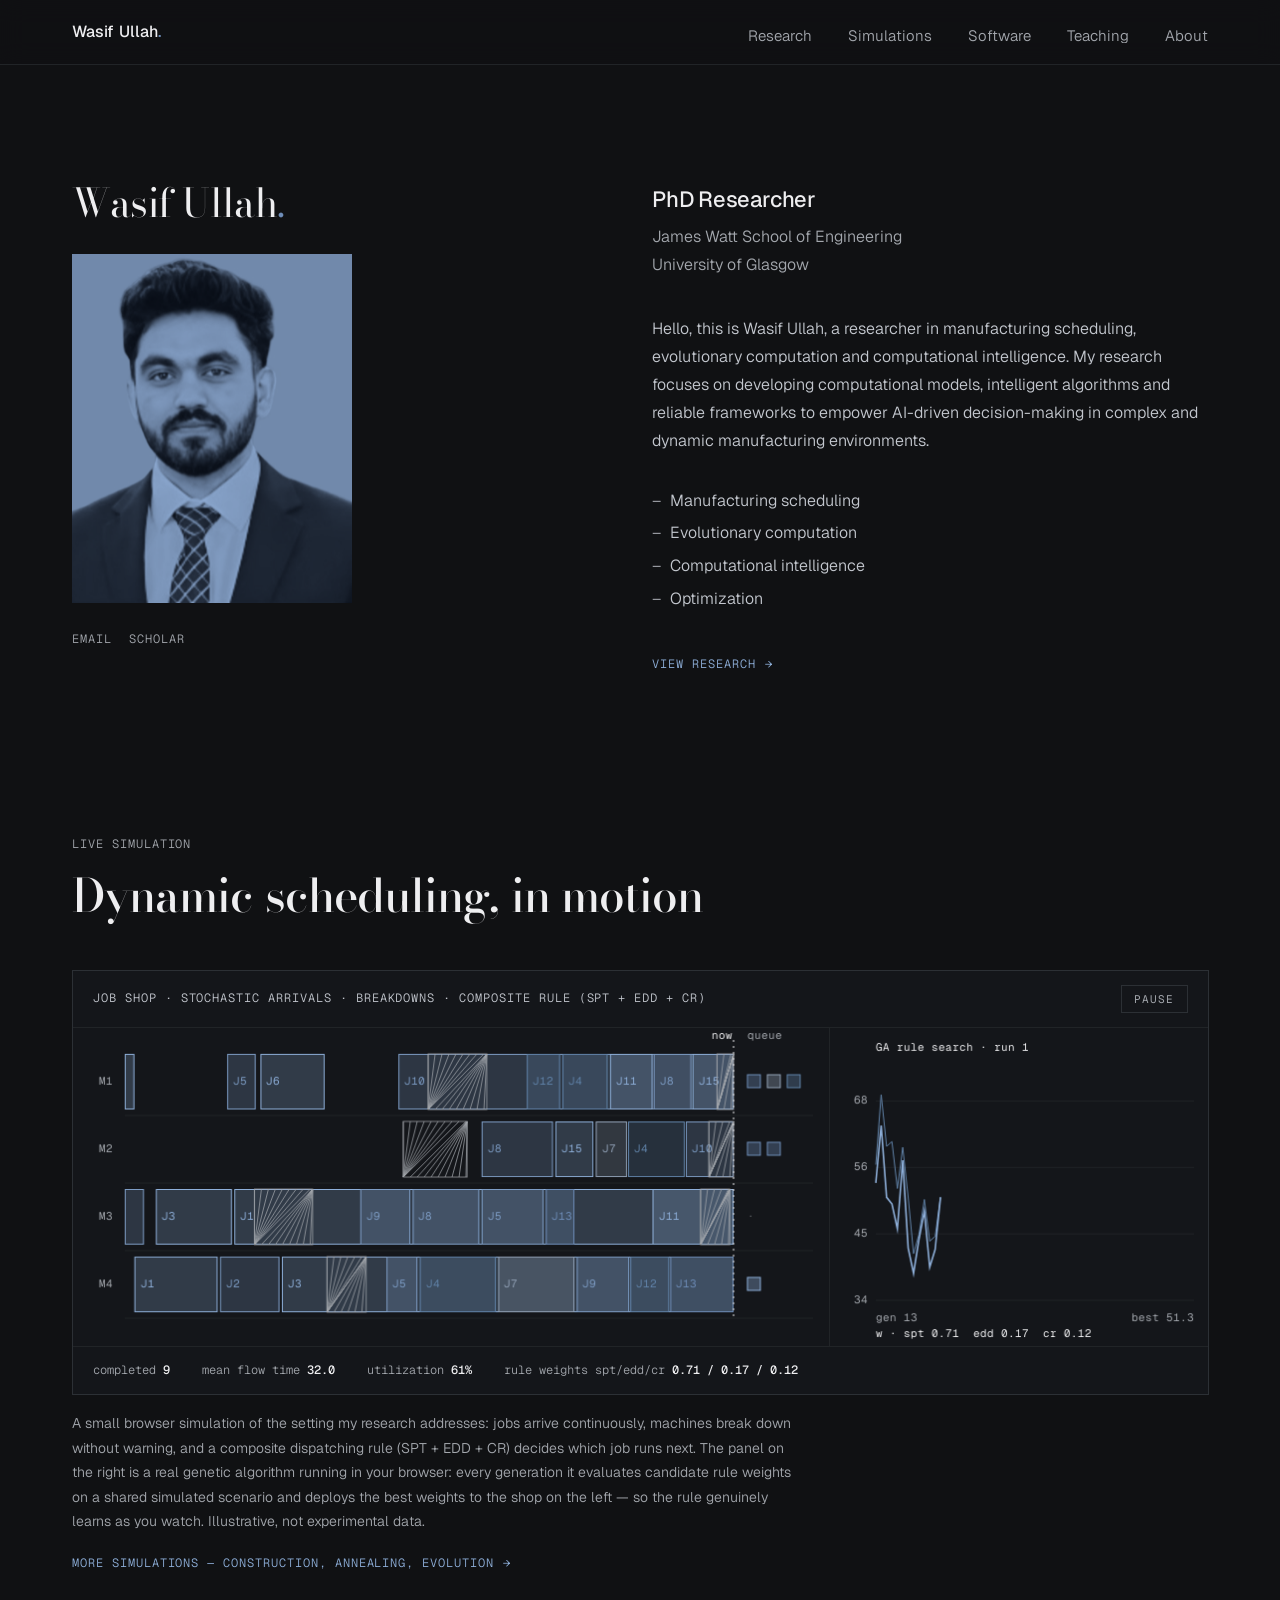
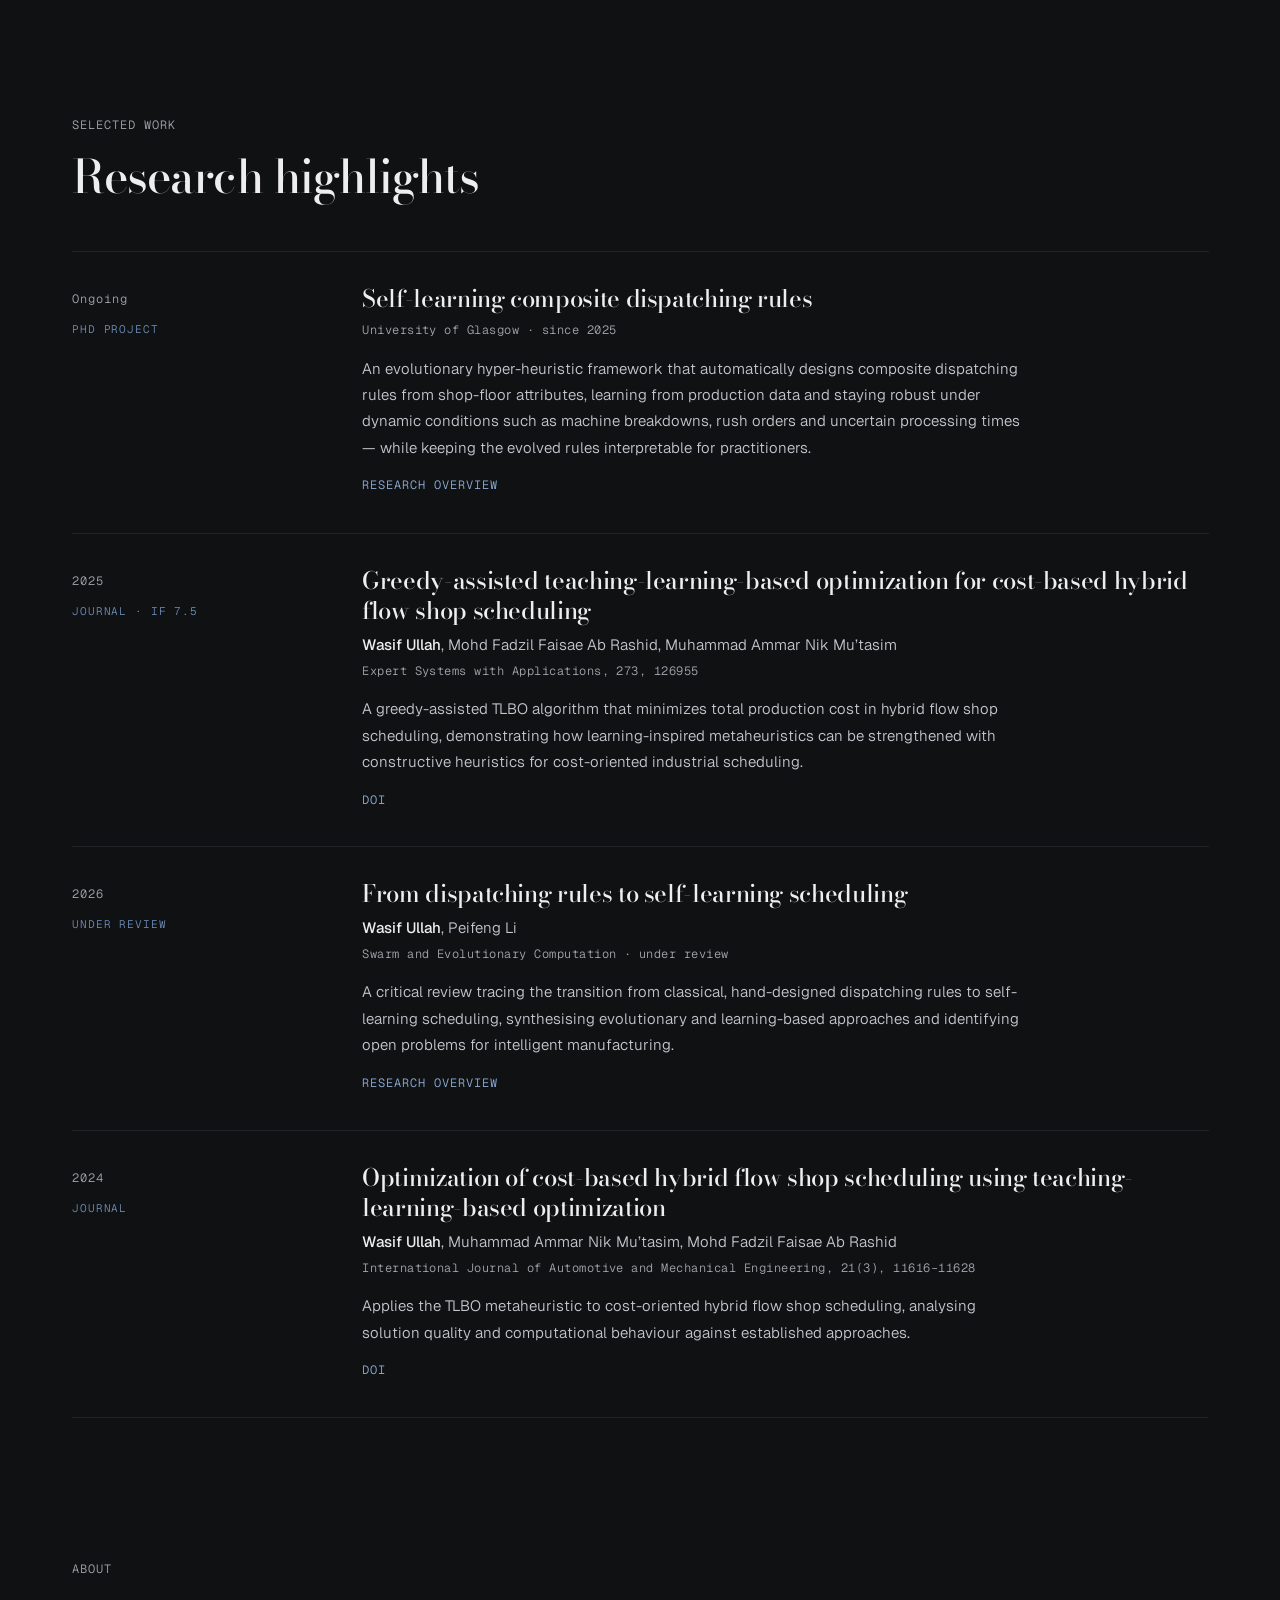
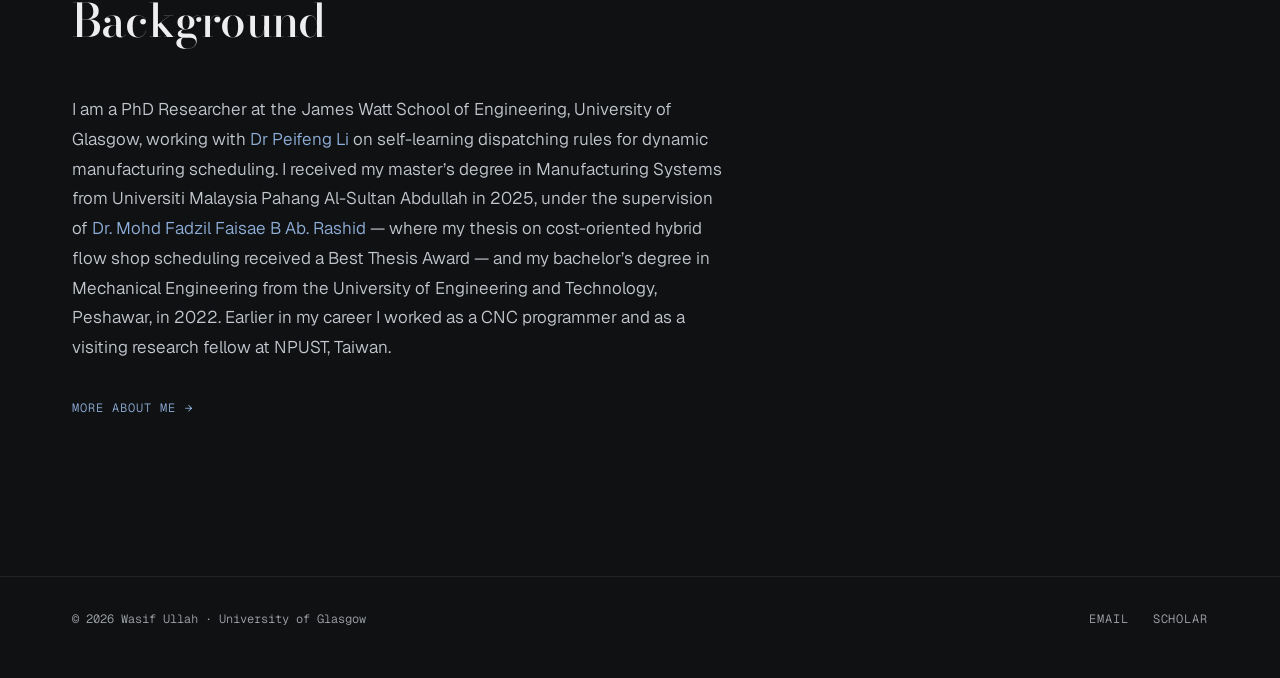
<file: index.html>
<!DOCTYPE html>
<html lang="en">
<head>
  <meta charset="UTF-8">
  <meta name="viewport" content="width=device-width, initial-scale=1">
  <title>Wasif Ullah — Scheduling &amp; Computational Intelligence</title>
  <meta name="description" content="Wasif Ullah is a PhD Researcher at the James Watt School of Engineering, University of Glasgow, working on self-learning dispatching rules, evolutionary computation and optimization for dynamic manufacturing scheduling.">
  <meta name="theme-color" content="#101113">
  <meta name="google-site-verification" content="4iBNEXLZftE3U7nRz8T6So_n9aFUtszNqKNIZQVB54g" />
  <link rel="preconnect" href="https://fonts.googleapis.com">
  <link rel="preconnect" href="https://fonts.gstatic.com" crossorigin>
  <link href="https://fonts.googleapis.com/css2?family=Bodoni+Moda:opsz,wght@6..96,400..700&family=Geist:wght@300..600&family=Geist+Mono:wght@400;500&display=swap" rel="stylesheet">
  <link rel="icon" type="image/png" sizes="32x32" href="assets/favicon-32.png">
  <link rel="apple-touch-icon" href="assets/apple-touch-icon.png">
  <link rel="stylesheet" href="css/style.css">
</head>
<body>
  <a class="skip-link" href="#main">Skip to main content</a>

  <header class="site-header">
    <div class="shell">
      <a class="site-header-name" href="index.html" aria-current="page" aria-label="Wasif Ullah — home">Wasif Ullah<span class="dot">.</span></a>
      <nav class="site-nav" aria-label="Main navigation">
        <a href="research.html" aria-label="Research"><span class="roll"><span class="roll-inner"><span>Research</span><span>Research</span></span></span></a>
        <a href="simulations.html" aria-label="Simulations"><span class="roll"><span class="roll-inner"><span>Simulations</span><span>Simulations</span></span></span></a>
        <a href="software.html" aria-label="Software"><span class="roll"><span class="roll-inner"><span>Software</span><span>Software</span></span></span></a>
        <a href="teaching.html" aria-label="Teaching"><span class="roll"><span class="roll-inner"><span>Teaching</span><span>Teaching</span></span></span></a>
        <a href="about.html" aria-label="About"><span class="roll"><span class="roll-inner"><span>About</span><span>About</span></span></span></a>
      </nav>
    </div>
  </header>

  <main id="main">

    <!-- ================= Hero ================= -->
    <section class="hero shell grid" aria-labelledby="hero-name">
      <div class="hero-id">
        <h1 class="hero-name" id="hero-name">Wasif Ullah<span class="dot">.</span></h1>
        <figure class="hero-portrait" data-glitch>
          <img class="portrait-main" src="assets/profile.jpg" alt="Portrait of Wasif Ullah" width="640" height="800" loading="eager" decoding="async">
        </figure>
        <nav class="contact-links" aria-label="Contact and profiles">
          <a href="mailto:wasif.optim@gmail.com" aria-label="Email" title="wasif.optim@gmail.com"><span>Email</span></a>
          <a href="https://scholar.google.com/citations?user=JLo4vEMAAAAJ&amp;hl=en" aria-label="Google Scholar" title="Google Scholar"><span>Scholar</span></a>
        </nav>
      </div>

      <div class="hero-main">
        <a class="affil-link" href="https://www.gla.ac.uk/pgrs/wasifullah/#" target="_blank" rel="noopener" aria-label="PhD Researcher at the James Watt School of Engineering, University of Glasgow — view university profile">
          <p class="hero-role">PhD Researcher</p>
          <p class="hero-affil">
            James Watt School of Engineering<br>
            University of Glasgow
          </p>
        </a>

        <p class="hero-bio">
          Hello, this is Wasif Ullah, a researcher in manufacturing scheduling, evolutionary computation 
          and computational intelligence. My research focuses on developing computational models, intelligent
          algorithms and reliable frameworks to empower AI-driven decision-making in complex and dynamic 
          manufacturing environments. 
        </p>

        <ul class="interests">
          <li>Manufacturing scheduling</li>
          <li>Evolutionary computation</li>
          <li>Computational intelligence</li>
          <li>Optimization</li>
        </ul>

        <p><a class="arrow-link" href="research.html">View research <span class="arrow" aria-hidden="true">→</span></a></p>
      </div>
    </section>

    <!-- ================= Live simulation ================= -->
    <section class="section shell" id="live" aria-labelledby="live-heading">
      <div class="section-head">
        <p class="label">Live simulation</p>
        <h2 class="serif-title section-title" id="live-heading">Dynamic scheduling, in motion</h2>
      </div>

      <div class="sim-panel">
        <div class="sim-head">
          <p class="label">Job shop · stochastic arrivals · breakdowns · composite rule (SPT + EDD + CR)</p>
          <button class="sim-toggle" type="button" aria-label="Pause or play the simulation">Pause</button>
        </div>
        <div class="sim-canvases">
          <canvas id="sim-gantt" role="img" aria-label="Live Gantt chart of a dynamic job shop simulation: jobs arrive stochastically and are dispatched to four machines, with occasional machine breakdowns."></canvas>
          <canvas id="sim-fitness" role="img" aria-label="Live line chart showing best and mean fitness improving over generations of an evolutionary rule search."></canvas>
        </div>
        <div class="sim-foot">
          <span class="stat">completed <b data-sim="done">0</b></span>
          <span class="stat">mean flow time <b data-sim="flow">0.0</b></span>
          <span class="stat">utilization <b data-sim="util">0%</b></span>
          <span class="stat">rule weights spt/edd/cr <b data-sim="weights">–</b></span>
        </div>
      </div>
      <p class="sim-caption">
        A small browser simulation of the setting my research addresses: jobs arrive
        continuously, machines break down without warning, and a composite dispatching
        rule (SPT + EDD + CR) decides which job runs next. The panel on the right is a
        real genetic algorithm running in your browser: every generation it evaluates
        candidate rule weights on a shared simulated scenario and deploys the best
        weights to the shop on the left — so the rule genuinely learns as you watch.
        Illustrative, not experimental data.
      </p>
      <p class="sim-caption">
        <a class="arrow-link" href="simulations.html">More simulations — construction, annealing, evolution <span class="arrow" aria-hidden="true">→</span></a>
      </p>
    </section>

    <!-- ================= Selected work ================= -->
    <section class="section shell" id="selected-work" aria-labelledby="work-heading">
      <div class="section-head">
        <p class="label">Selected work</p>
        <h2 class="serif-title section-title" id="work-heading">Research highlights</h2>
      </div>

      <div class="item-list">

        <article class="item">
          <div class="item-index">
            <span class="year">Ongoing</span>
            <span class="venue-tag">PhD project</span>
          </div>
          <div class="item-body">
            <h3 class="item-name">Self-learning composite dispatching rules</h3>
            <p class="item-venue">University of Glasgow · since 2025</p>
            <p class="item-desc">
              An evolutionary hyper-heuristic framework that automatically designs
              composite dispatching rules from shop-floor attributes, learning from
              production data and staying robust under dynamic conditions such as machine
              breakdowns, rush orders and uncertain processing times — while keeping the
              evolved rules interpretable for practitioners.
            </p>
            <ul class="item-links">
              <li><a href="research.html">Research overview</a></li>
            </ul>
          </div>
        </article>

        <article class="item">
          <div class="item-index">
            <span class="year">2025</span>
            <span class="venue-tag">Journal · IF 7.5</span>
          </div>
          <div class="item-body">
            <h3 class="item-name">Greedy-assisted teaching-learning-based optimization for cost-based hybrid flow shop scheduling</h3>
            <p class="item-authors"><span class="me">Wasif Ullah</span>, Mohd Fadzil Faisae Ab Rashid, Muhammad Ammar Nik Mu’tasim</p>
            <p class="item-venue">Expert Systems with Applications, 273, 126955</p>
            <p class="item-desc">
              A greedy-assisted TLBO algorithm that minimizes total production cost in
              hybrid flow shop scheduling, demonstrating how learning-inspired
              metaheuristics can be strengthened with constructive heuristics for
              cost-oriented industrial scheduling.
            </p>
            <ul class="item-links">
              <li><a href="https://doi.org/10.1016/j.eswa.2025.126955">DOI</a></li>
            </ul>
          </div>
        </article>

        <article class="item">
          <div class="item-index">
            <span class="year">2026</span>
            <span class="venue-tag">Under review</span>
          </div>
          <div class="item-body">
            <h3 class="item-name">From dispatching rules to self-learning scheduling</h3>
            <p class="item-authors"><span class="me">Wasif Ullah</span>, Peifeng Li</p>
            <p class="item-venue">Swarm and Evolutionary Computation · under review</p>
            <p class="item-desc">
              A critical review tracing the transition from classical, hand-designed
              dispatching rules to self-learning scheduling, synthesising evolutionary
              and learning-based approaches and identifying open problems for intelligent
              manufacturing.
            </p>
            <ul class="item-links">
              <li><a href="research.html">Research overview</a></li>
            </ul>
          </div>
        </article>

        <article class="item">
          <div class="item-index">
            <span class="year">2024</span>
            <span class="venue-tag">Journal</span>
          </div>
          <div class="item-body">
            <h3 class="item-name">Optimization of cost-based hybrid flow shop scheduling using teaching-learning-based optimization</h3>
            <p class="item-authors"><span class="me">Wasif Ullah</span>, Muhammad Ammar Nik Mu’tasim, Mohd Fadzil Faisae Ab Rashid</p>
            <p class="item-venue">International Journal of Automotive and Mechanical Engineering, 21(3), 11616–11628</p>
            <p class="item-desc">
              Applies the TLBO metaheuristic to cost-oriented hybrid flow shop scheduling,
              analysing solution quality and computational behaviour against established
              approaches.
            </p>
            <ul class="item-links">
              <li><a href="https://doi.org/10.15282/ijame.21.3.2024.13.0896">DOI</a></li>
            </ul>
          </div>
        </article>

      </div>
    </section>

    <!-- ================= About ================= -->
    <section class="section shell" id="about" aria-labelledby="about-heading">
      <div class="section-head">
        <p class="label">About</p>
        <h2 class="serif-title section-title" id="about-heading">Background</h2>
      </div>
      <div class="grid">
        <p class="section-lead">
          I am a PhD Researcher at the James Watt School of Engineering, University of
          Glasgow, working with <a href="https://www.gla.ac.uk/schools/engineering/staff/peifengli/" target="_blank" rel="noopener">Dr Peifeng Li</a> on self-learning dispatching rules for dynamic
          manufacturing scheduling. I received my master’s degree in Manufacturing Systems
          from Universiti Malaysia Pahang Al-Sultan Abdullah in 2025, under the supervision
          of <a href="https://apps.ump.edu.my/expertDirectory/profile.jsp?email=ffaisae@umpsa.edu.my" target="_blank" rel="noopener">Dr. Mohd Fadzil Faisae B Ab. Rashid</a> — where my thesis on
          cost-oriented hybrid flow shop scheduling received a Best Thesis Award — and my
          bachelor’s degree in Mechanical Engineering from the University of Engineering
          and Technology, Peshawar, in 2022. Earlier in my career I worked as a CNC
          programmer and as a visiting research fellow at NPUST, Taiwan.
        </p>
        <p class="section-note" style="grid-column: 1 / 8;">
          <a class="arrow-link" href="about.html">More about me <span class="arrow" aria-hidden="true">→</span></a>
        </p>
      </div>
    </section>

  </main>

  <footer class="site-footer">
    <div class="shell">
      <p>&copy; <span id="year">2026</span> Wasif Ullah · University of Glasgow</p>
      <nav class="contact-links" aria-label="Contact and profiles">
        <a href="mailto:wasif.optim@gmail.com">Email</a>
        <a href="https://scholar.google.com/citations?user=JLo4vEMAAAAJ&amp;hl=en">Scholar</a>
      </nav>
    </div>
  </footer>

  <script src="js/main.js"></script>
  <script src="js/portrait.js"></script>
  <script src="js/simulation.js"></script>
</body>
</html>
</file>
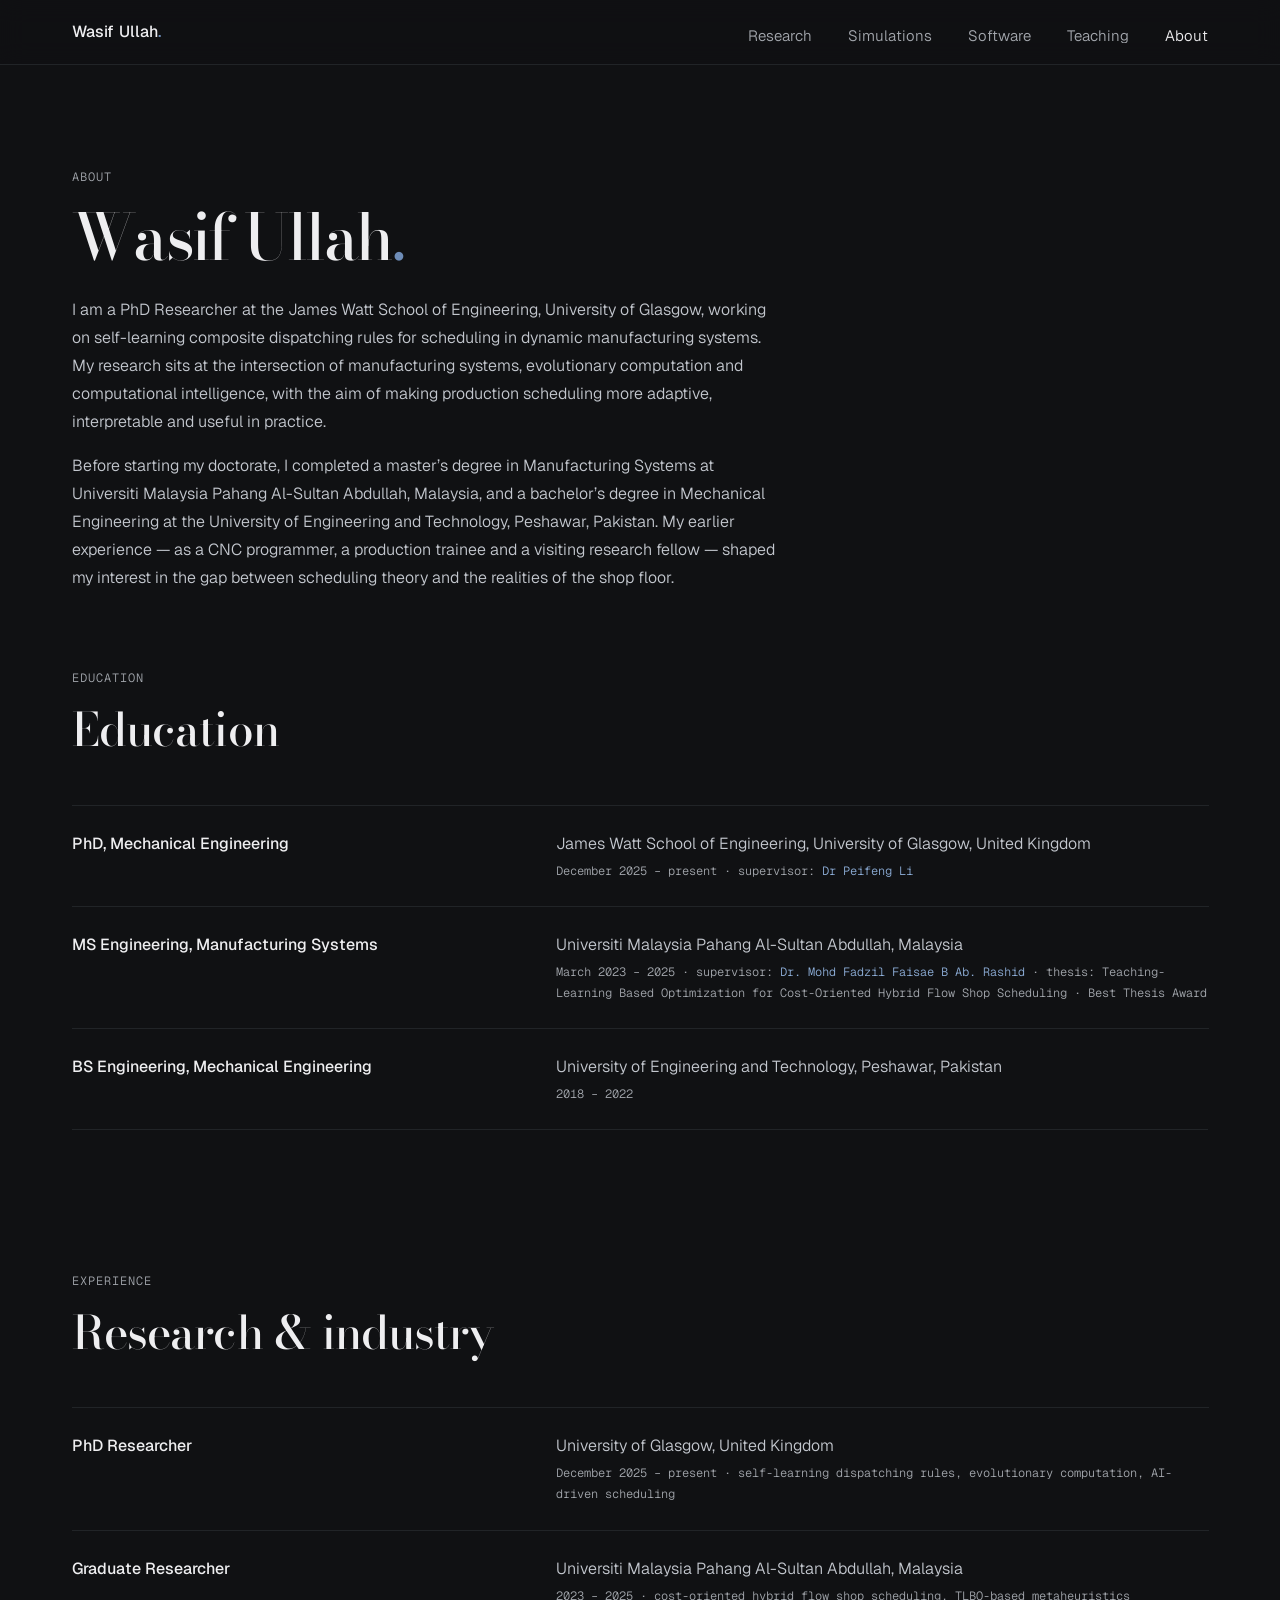
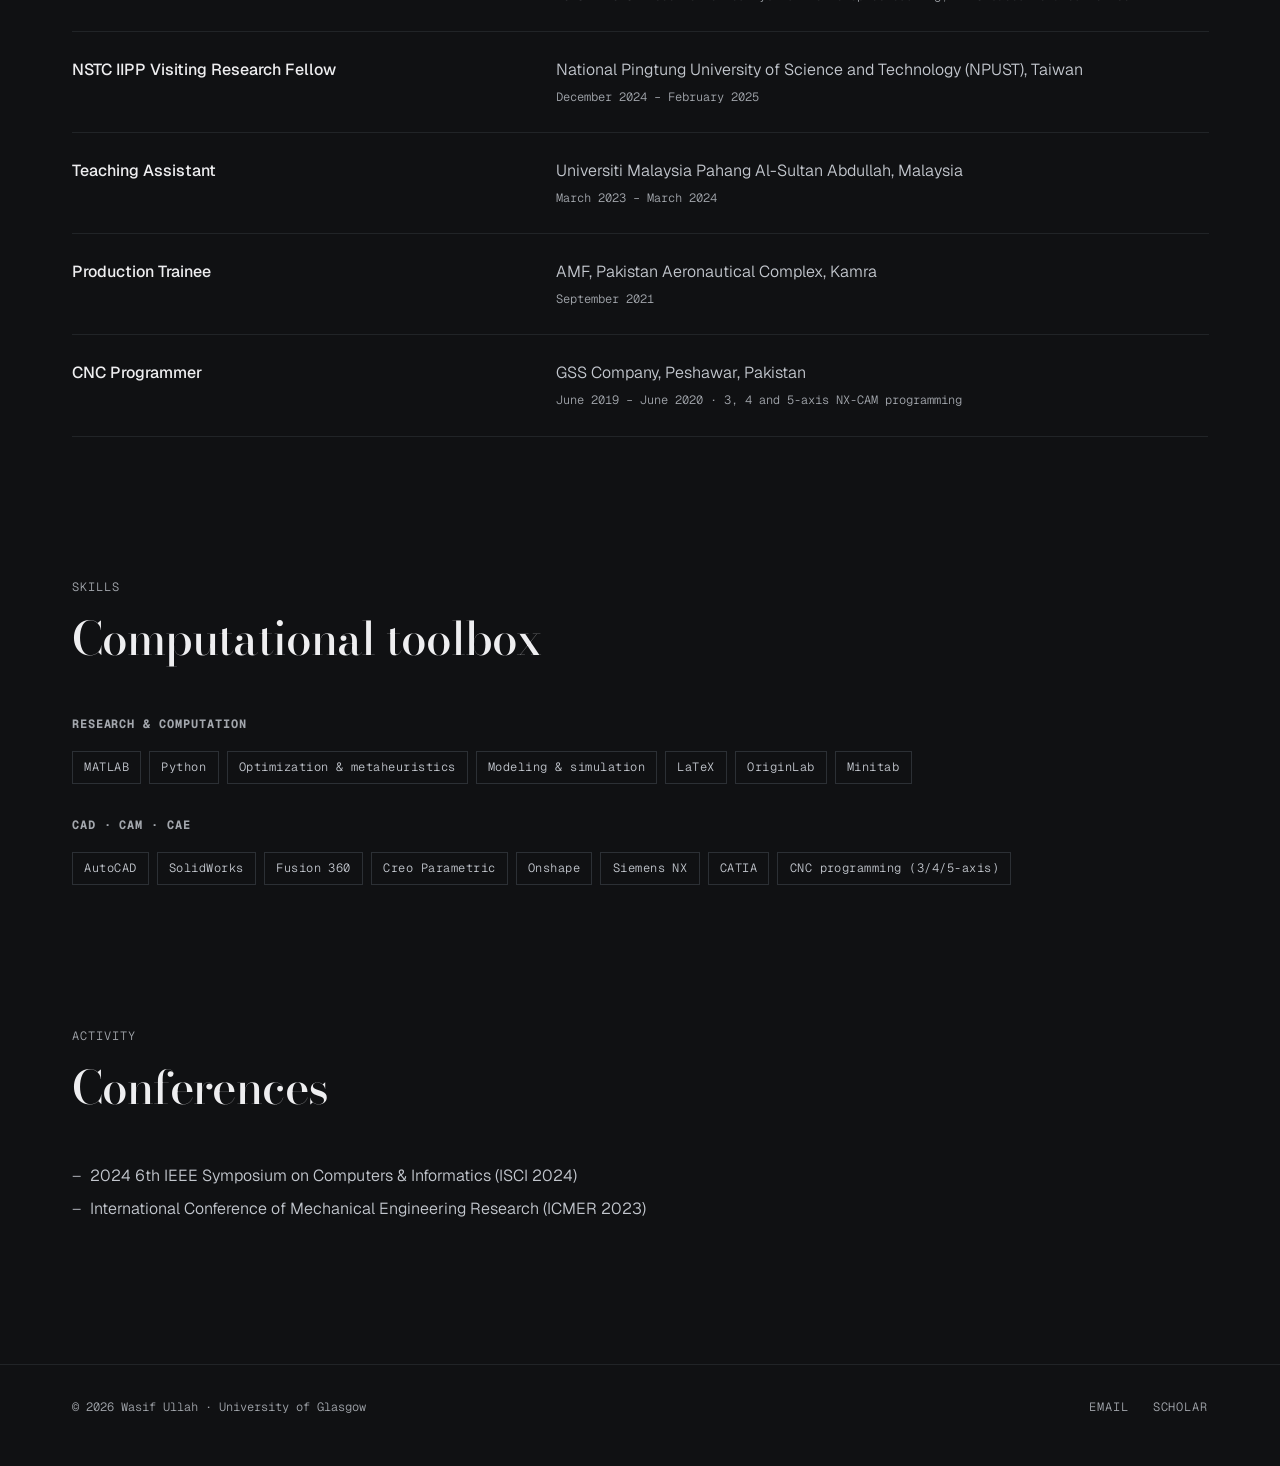
<file: about.html>
<!DOCTYPE html>
<html lang="en">
<head>
  <meta charset="UTF-8">
  <meta name="viewport" content="width=device-width, initial-scale=1">
  <title>About — Wasif Ullah</title>
  <meta name="description" content="About Wasif Ullah: PhD Researcher at the University of Glasgow — biography, education, research and industrial experience, and skills.">
  <meta name="theme-color" content="#101113">
  <link rel="preconnect" href="https://fonts.googleapis.com">
  <link rel="preconnect" href="https://fonts.gstatic.com" crossorigin>
  <link href="https://fonts.googleapis.com/css2?family=Bodoni+Moda:opsz,wght@6..96,400..700&family=Geist:wght@300..600&family=Geist+Mono:wght@400;500&display=swap" rel="stylesheet">
  <link rel="icon" type="image/png" sizes="32x32" href="assets/favicon-32.png">
  <link rel="apple-touch-icon" href="assets/apple-touch-icon.png">
  <link rel="stylesheet" href="css/style.css">
<base target="_blank">
</head>
<body>
  <a class="skip-link" href="#main">Skip to main content</a>

  <header class="site-header">
    <div class="shell">
      <a class="site-header-name" href="index.html" aria-label="Wasif Ullah — home">Wasif Ullah<span class="dot">.</span></a>
      <nav class="site-nav" aria-label="Main navigation">
        <a href="research.html" aria-label="Research"><span class="roll"><span class="roll-inner"><span>Research</span><span>Research</span></span></span></a>
        <a href="simulations.html" aria-label="Simulations"><span class="roll"><span class="roll-inner"><span>Simulations</span><span>Simulations</span></span></span></a>
        <a href="software.html" aria-label="Software"><span class="roll"><span class="roll-inner"><span>Software</span><span>Software</span></span></span></a>
        <a href="teaching.html" aria-label="Teaching"><span class="roll"><span class="roll-inner"><span>Teaching</span><span>Teaching</span></span></span></a>
        <a href="about.html" aria-current="page" aria-label="About"><span class="roll"><span class="roll-inner"><span>About</span><span>About</span></span></span></a>
      </nav>
    </div>
  </header>

  <main id="main">

    <section class="page-hero shell">
      <p class="label">About</p>
      <h1 class="page-title">Wasif Ullah<span style="color: var(--blue);">.</span></h1>
      <p class="lede">
        I am a PhD Researcher at the James Watt School of Engineering, University of
        Glasgow, working on self-learning composite dispatching rules for scheduling in
        dynamic manufacturing systems. My research sits at the intersection of
        manufacturing systems, evolutionary computation and computational intelligence,
        with the aim of making production scheduling more adaptive, interpretable and
        useful in practice.
      </p>
      <p class="lede" style="margin-top: 1rem;">
        Before starting my doctorate, I completed a master’s degree in Manufacturing
        Systems at Universiti Malaysia Pahang Al-Sultan Abdullah, Malaysia, and a
        bachelor’s degree in Mechanical Engineering at the University of Engineering and
        Technology, Peshawar, Pakistan. My earlier experience — as a CNC programmer, a
        production trainee and a visiting research fellow — shaped my interest in the
        gap between scheduling theory and the realities of the shop floor.
      </p>
    </section>

    <section class="shell">
      <div class="section-head">
        <p class="label">Education</p>
        <h2 class="serif-title section-title">Education</h2>
      </div>
      <dl class="dlist">
        <div class="drow">
          <dt>PhD, Mechanical Engineering</dt>
          <dd>
            James Watt School of Engineering, University of Glasgow, United Kingdom
            <span class="meta">December 2025 – present · supervisor: <a href="https://www.gla.ac.uk/schools/engineering/staff/peifengli/" target="_blank" rel="noopener">Dr Peifeng Li</a></span>
          </dd>
        </div>
        <div class="drow">
          <dt>MS Engineering, Manufacturing Systems</dt>
          <dd>
            Universiti Malaysia Pahang Al-Sultan Abdullah, Malaysia
            <span class="meta">March 2023 – 2025 · supervisor: <a href="https://apps.ump.edu.my/expertDirectory/profile.jsp?email=ffaisae@umpsa.edu.my" target="_blank" rel="noopener">Dr. Mohd Fadzil Faisae B Ab. Rashid</a> · thesis: Teaching-Learning Based Optimization for Cost-Oriented Hybrid Flow Shop Scheduling · Best Thesis Award</span>
          </dd>
        </div>
        <div class="drow">
          <dt>BS Engineering, Mechanical Engineering</dt>
          <dd>
            University of Engineering and Technology, Peshawar, Pakistan
            <span class="meta">2018 – 2022</span>
          </dd>
        </div>
      </dl>
    </section>

    <section class="section shell">
      <div class="section-head">
        <p class="label">Experience</p>
        <h2 class="serif-title section-title">Research &amp; industry</h2>
      </div>
      <dl class="dlist">
        <div class="drow">
          <dt>PhD Researcher</dt>
          <dd>
            University of Glasgow, United Kingdom
            <span class="meta">December 2025 – present · self-learning dispatching rules, evolutionary computation, AI-driven scheduling</span>
          </dd>
        </div>
        <div class="drow">
          <dt>Graduate Researcher</dt>
          <dd>
            Universiti Malaysia Pahang Al-Sultan Abdullah, Malaysia
            <span class="meta">2023 – 2025 · cost-oriented hybrid flow shop scheduling, TLBO-based metaheuristics</span>
          </dd>
        </div>
        <div class="drow">
          <dt>NSTC IIPP Visiting Research Fellow</dt>
          <dd>
            National Pingtung University of Science and Technology (NPUST), Taiwan
            <span class="meta">December 2024 – February 2025</span>
          </dd>
        </div>
        <div class="drow">
          <dt>Teaching Assistant</dt>
          <dd>
            Universiti Malaysia Pahang Al-Sultan Abdullah, Malaysia
            <span class="meta">March 2023 – March 2024</span>
          </dd>
        </div>
        <div class="drow">
          <dt>Production Trainee</dt>
          <dd>
            AMF, Pakistan Aeronautical Complex, Kamra
            <span class="meta">September 2021</span>
          </dd>
        </div>
        <div class="drow">
          <dt>CNC Programmer</dt>
          <dd>
            GSS Company, Peshawar, Pakistan
            <span class="meta">June 2019 – June 2020 · 3, 4 and 5-axis NX-CAM programming</span>
          </dd>
        </div>
      </dl>
    </section>

    <section class="section shell">
      <div class="section-head">
        <p class="label">Skills</p>
        <h2 class="serif-title section-title">Computational toolbox</h2>
      </div>

      <h3 class="label" style="margin-bottom: 1rem;">Research &amp; computation</h3>
      <ul class="chips">
        <li>MATLAB</li>
        <li>Python</li>
        <li>Optimization &amp; metaheuristics</li>
        <li>Modeling &amp; simulation</li>
        <li>LaTeX</li>
        <li>OriginLab</li>
        <li>Minitab</li>
      </ul>

      <h3 class="label" style="margin-bottom: 1rem;">CAD · CAM · CAE</h3>
      <ul class="chips">
        <li>AutoCAD</li>
        <li>SolidWorks</li>
        <li>Fusion 360</li>
        <li>Creo Parametric</li>
        <li>Onshape</li>
        <li>Siemens NX</li>
        <li>CATIA</li>
        <li>CNC programming (3/4/5-axis)</li>
      </ul>
    </section>

    <section class="section shell">
      <div class="section-head">
        <p class="label">Activity</p>
        <h2 class="serif-title section-title">Conferences</h2>
      </div>
      <ul class="interests" style="max-width: 44rem;">
        <li>2024 6th IEEE Symposium on Computers &amp; Informatics (ISCI 2024)</li>
        <li>International Conference of Mechanical Engineering Research (ICMER 2023)</li>
      </ul>
    </section>

  </main>

  <footer class="site-footer">
    <div class="shell">
      <p>&copy; <span id="year">2026</span> Wasif Ullah · University of Glasgow</p>
      <nav class="contact-links" aria-label="Contact and profiles">
        <a href="mailto:wasif.optim@gmail.com">Email</a>
        <a href="https://scholar.google.com/citations?user=JLo4vEMAAAAJ&amp;hl=en">Scholar</a>
      </nav>
    </div>
  </footer>

  <script src="js/main.js"></script>
</body>
</html>
</file>
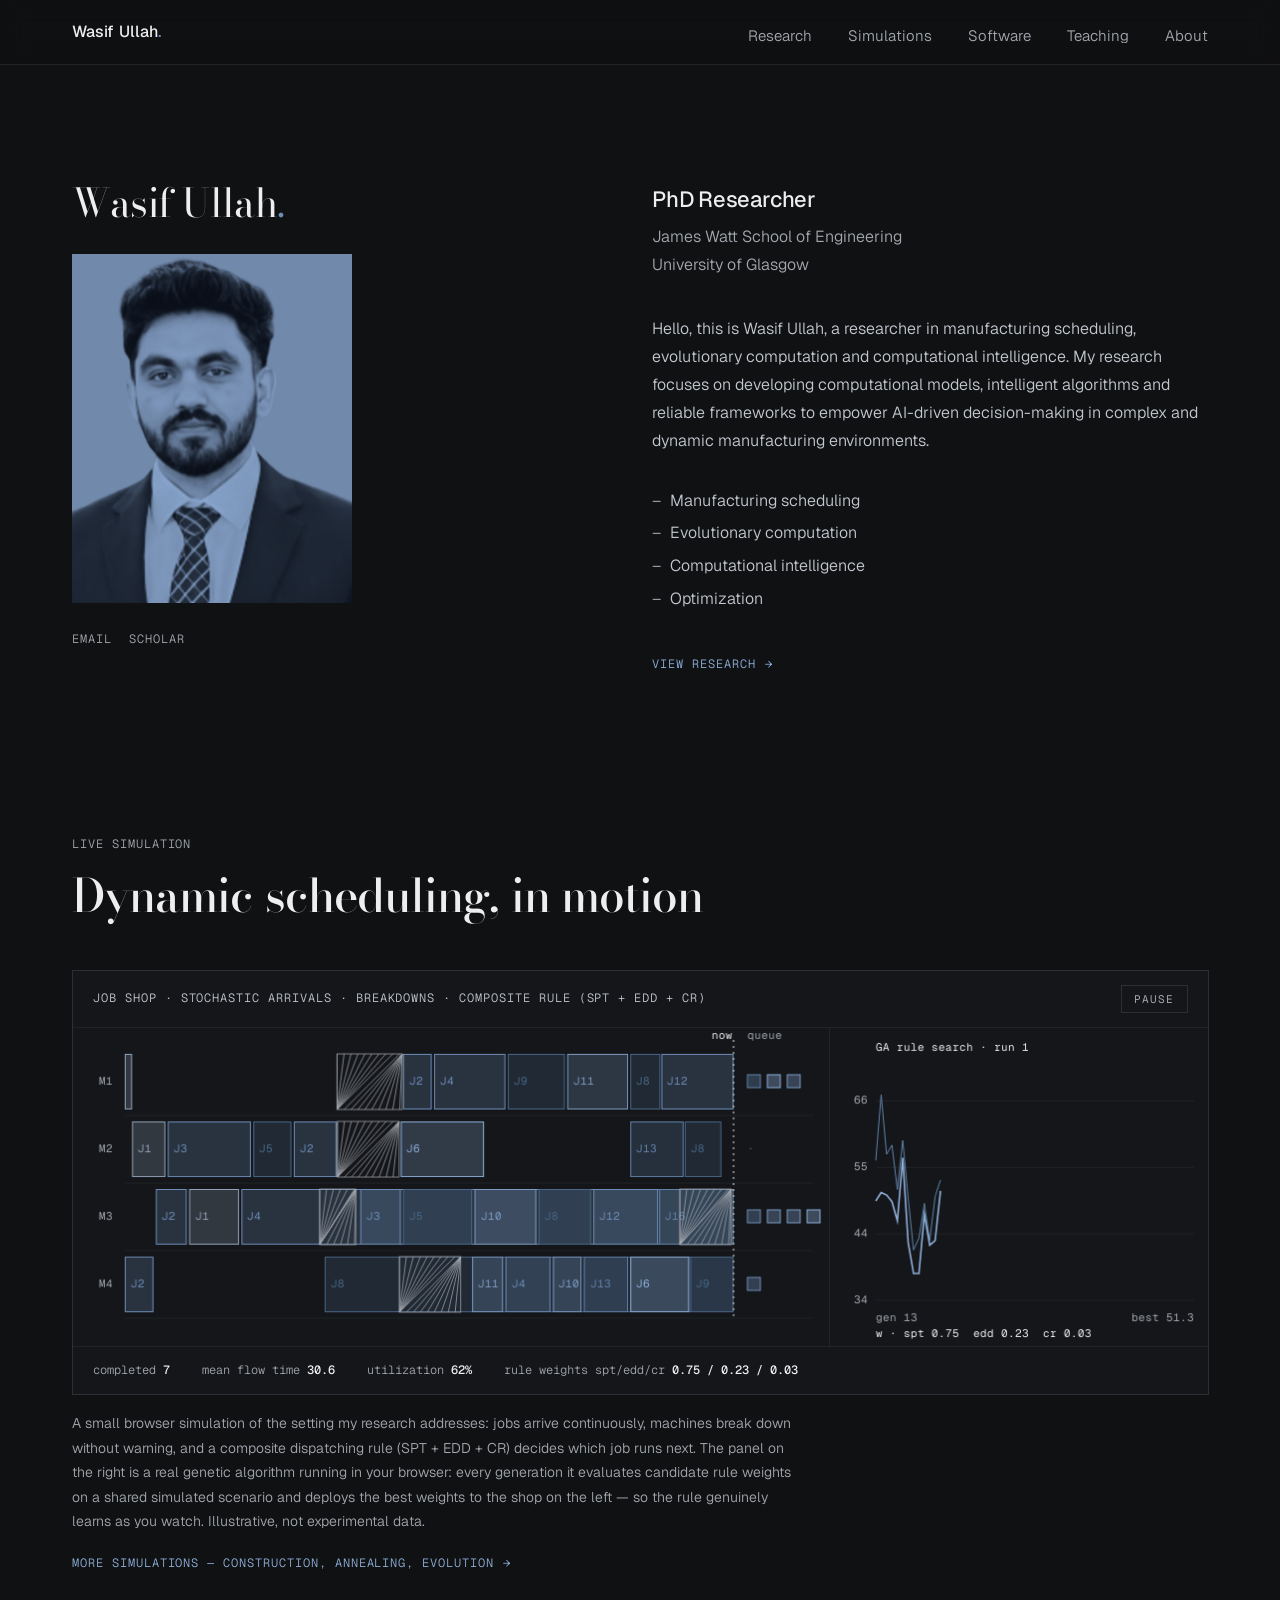
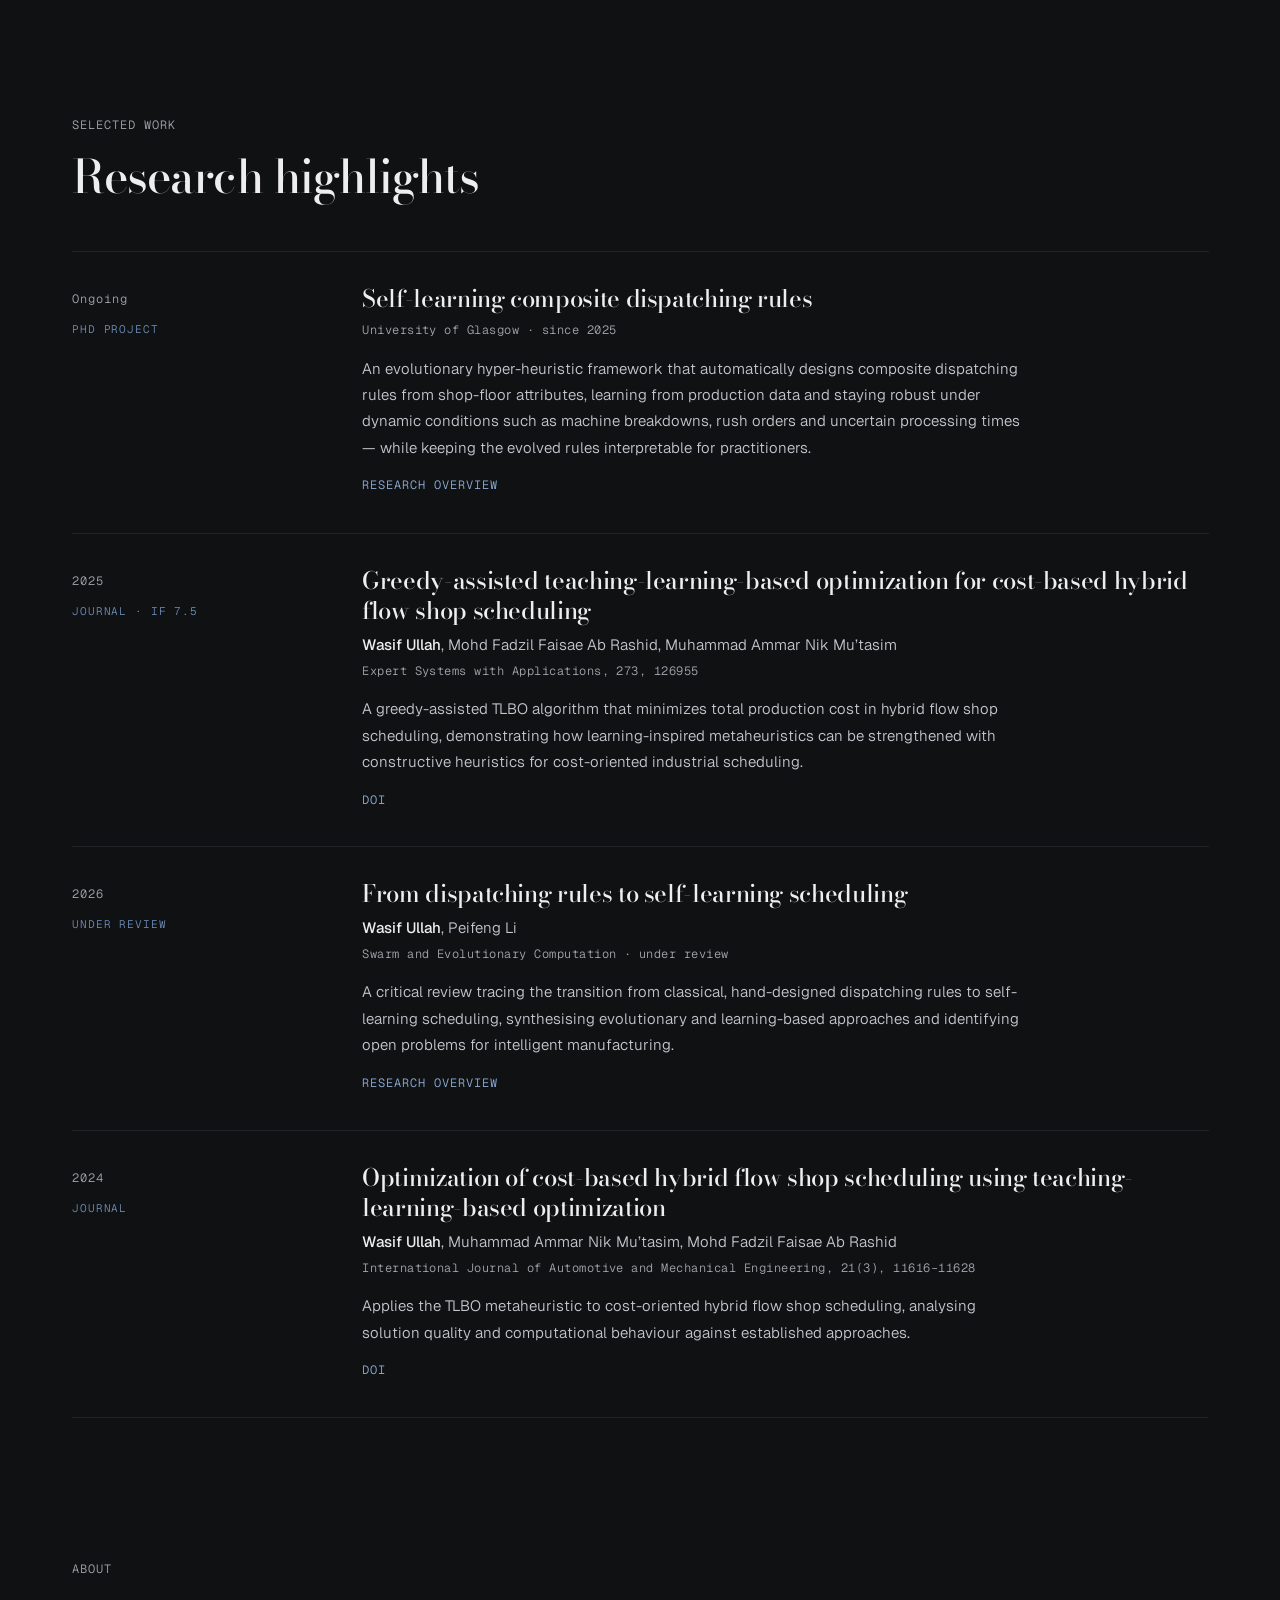
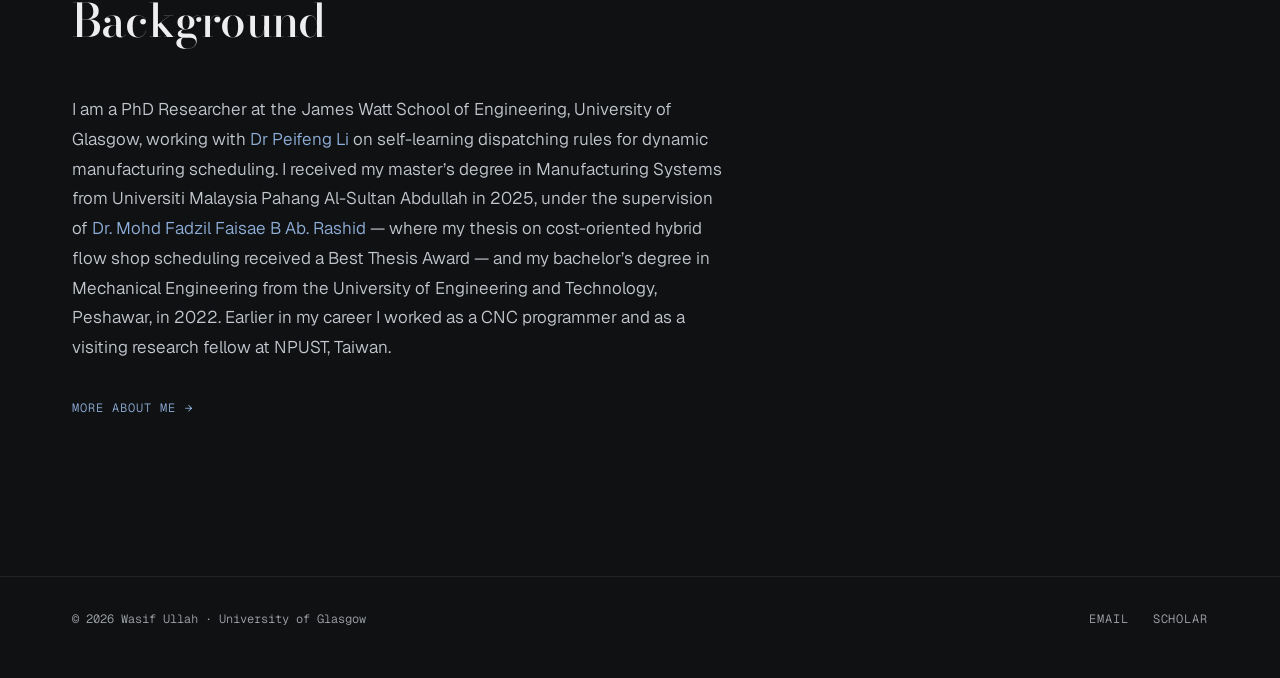
<file: contact.html>
<!DOCTYPE html>
<html lang="en">
<head>
  <meta charset="UTF-8">
  <meta name="viewport" content="width=device-width, initial-scale=1">
  <title>Contact — Wasif Ullah</title>
  <meta http-equiv="refresh" content="0; url=index.html">
  <link rel="canonical" href="index.html">
  <meta name="theme-color" content="#101113">
  <link rel="icon" type="image/png" sizes="32x32" href="assets/favicon-32.png">
  <link rel="apple-touch-icon" href="assets/apple-touch-icon.png">
  <link rel="stylesheet" href="css/style.css">
</head>
<body>
  <main class="shell redirect-note">
    <p class="label">Moved</p>
    <p>Contact details now live on the <a href="index.html">home page</a> — or write directly to
    <a href="mailto:wasif.optim@gmail.com">wasif.optim@gmail.com</a>.</p>
  </main>
  <script>window.location.replace("index.html");</script>
</body>
</html>
</file>
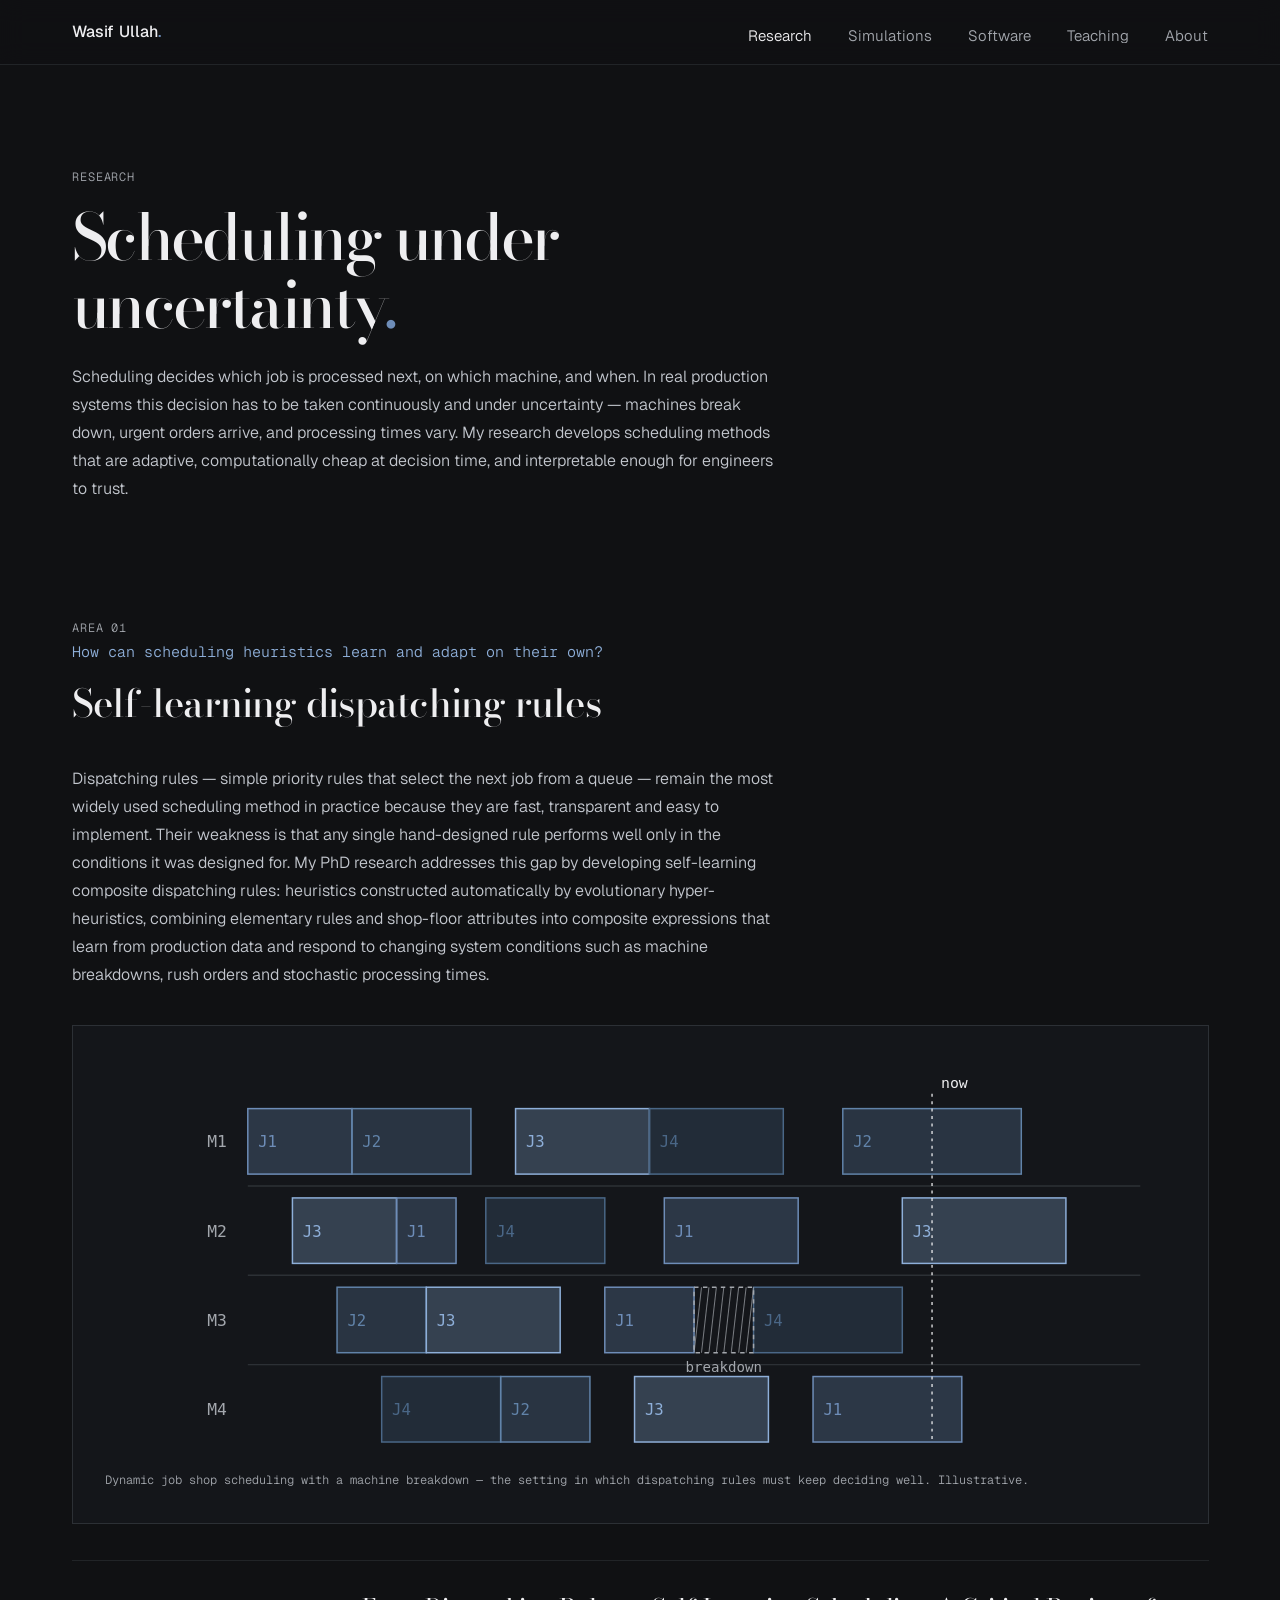
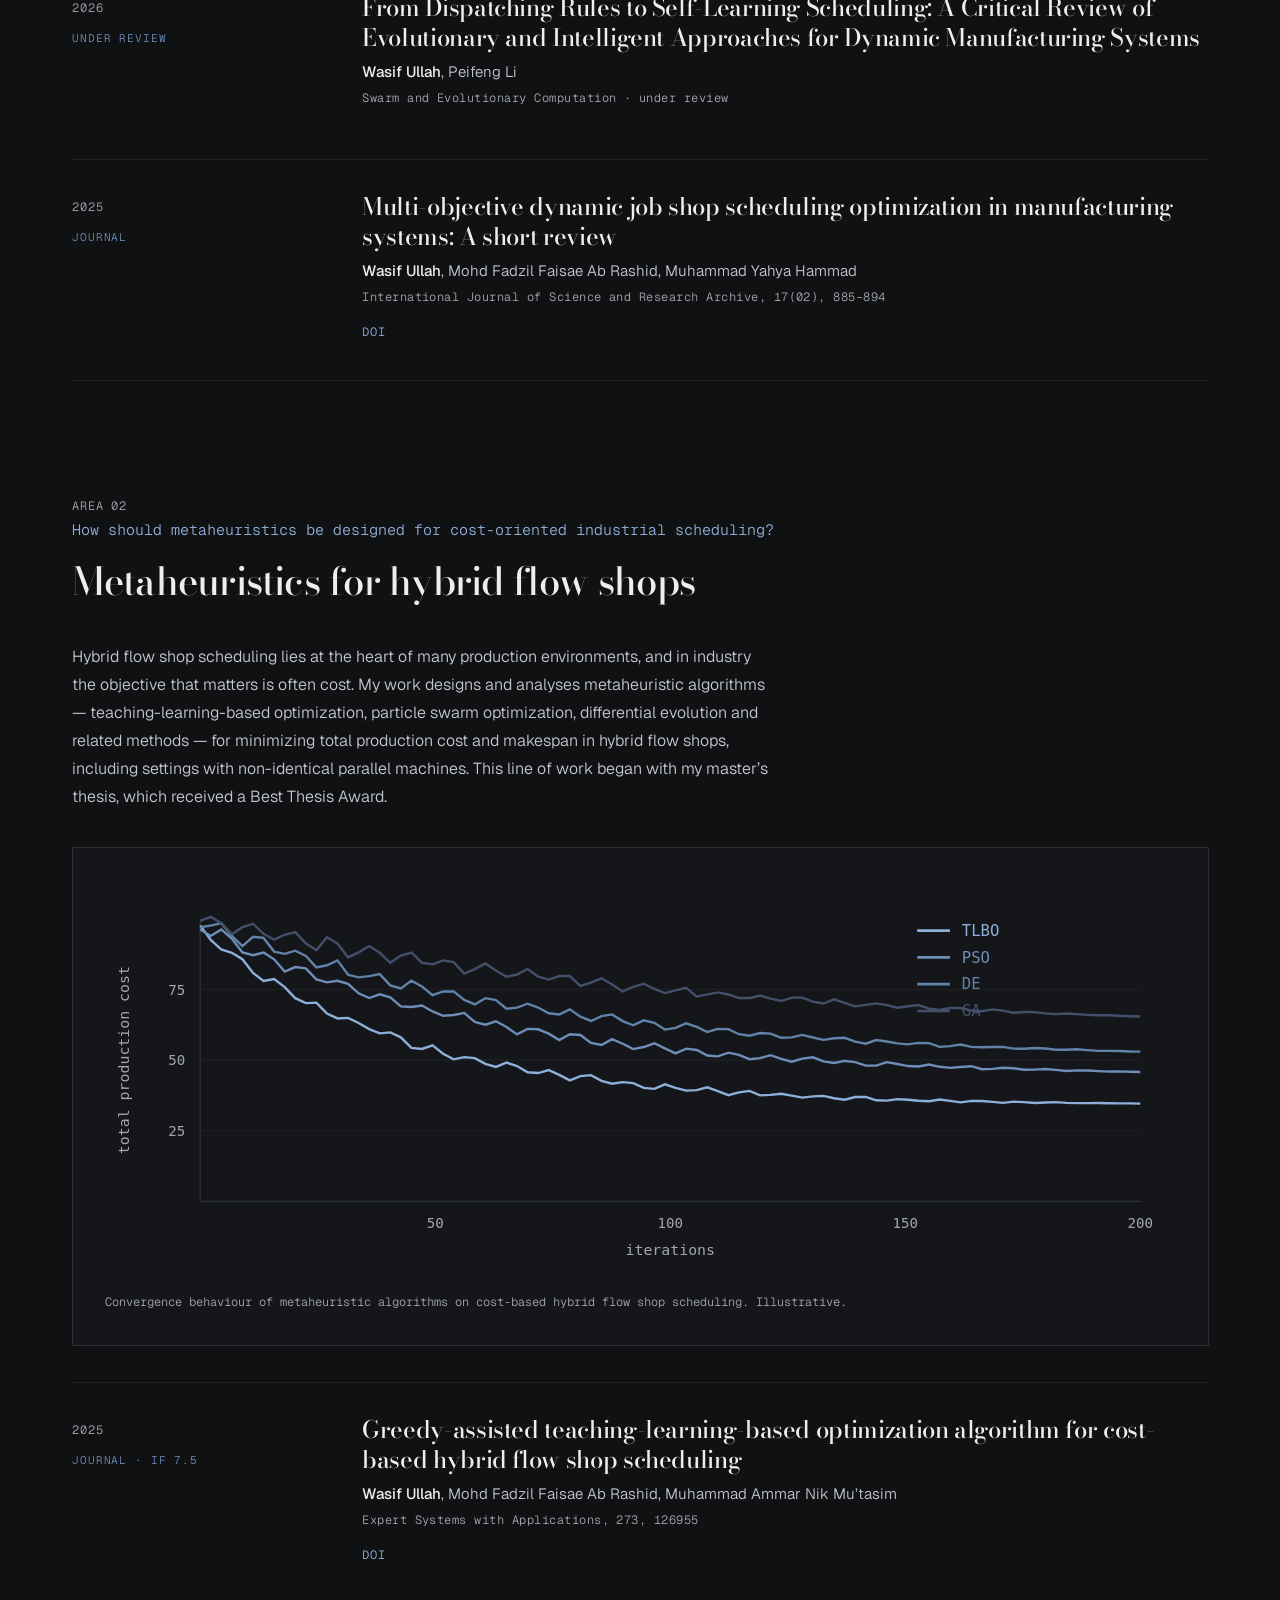
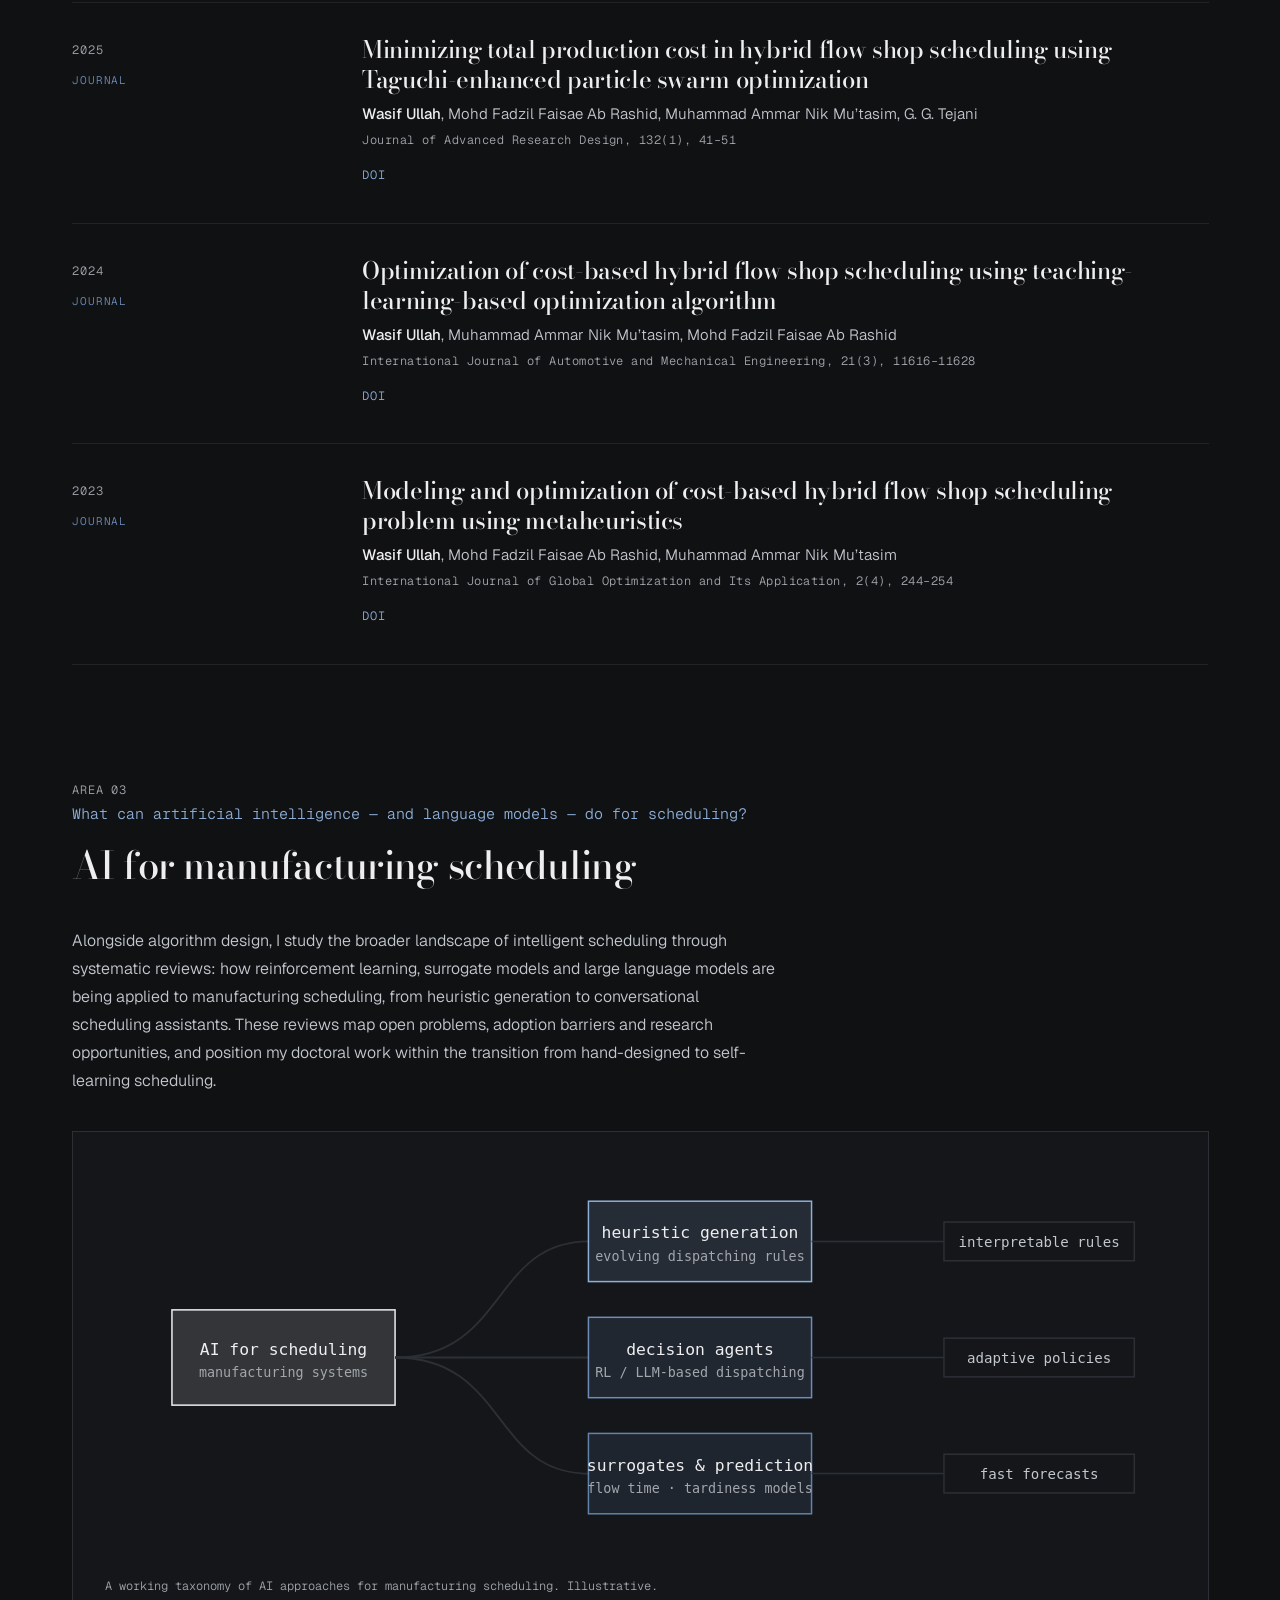
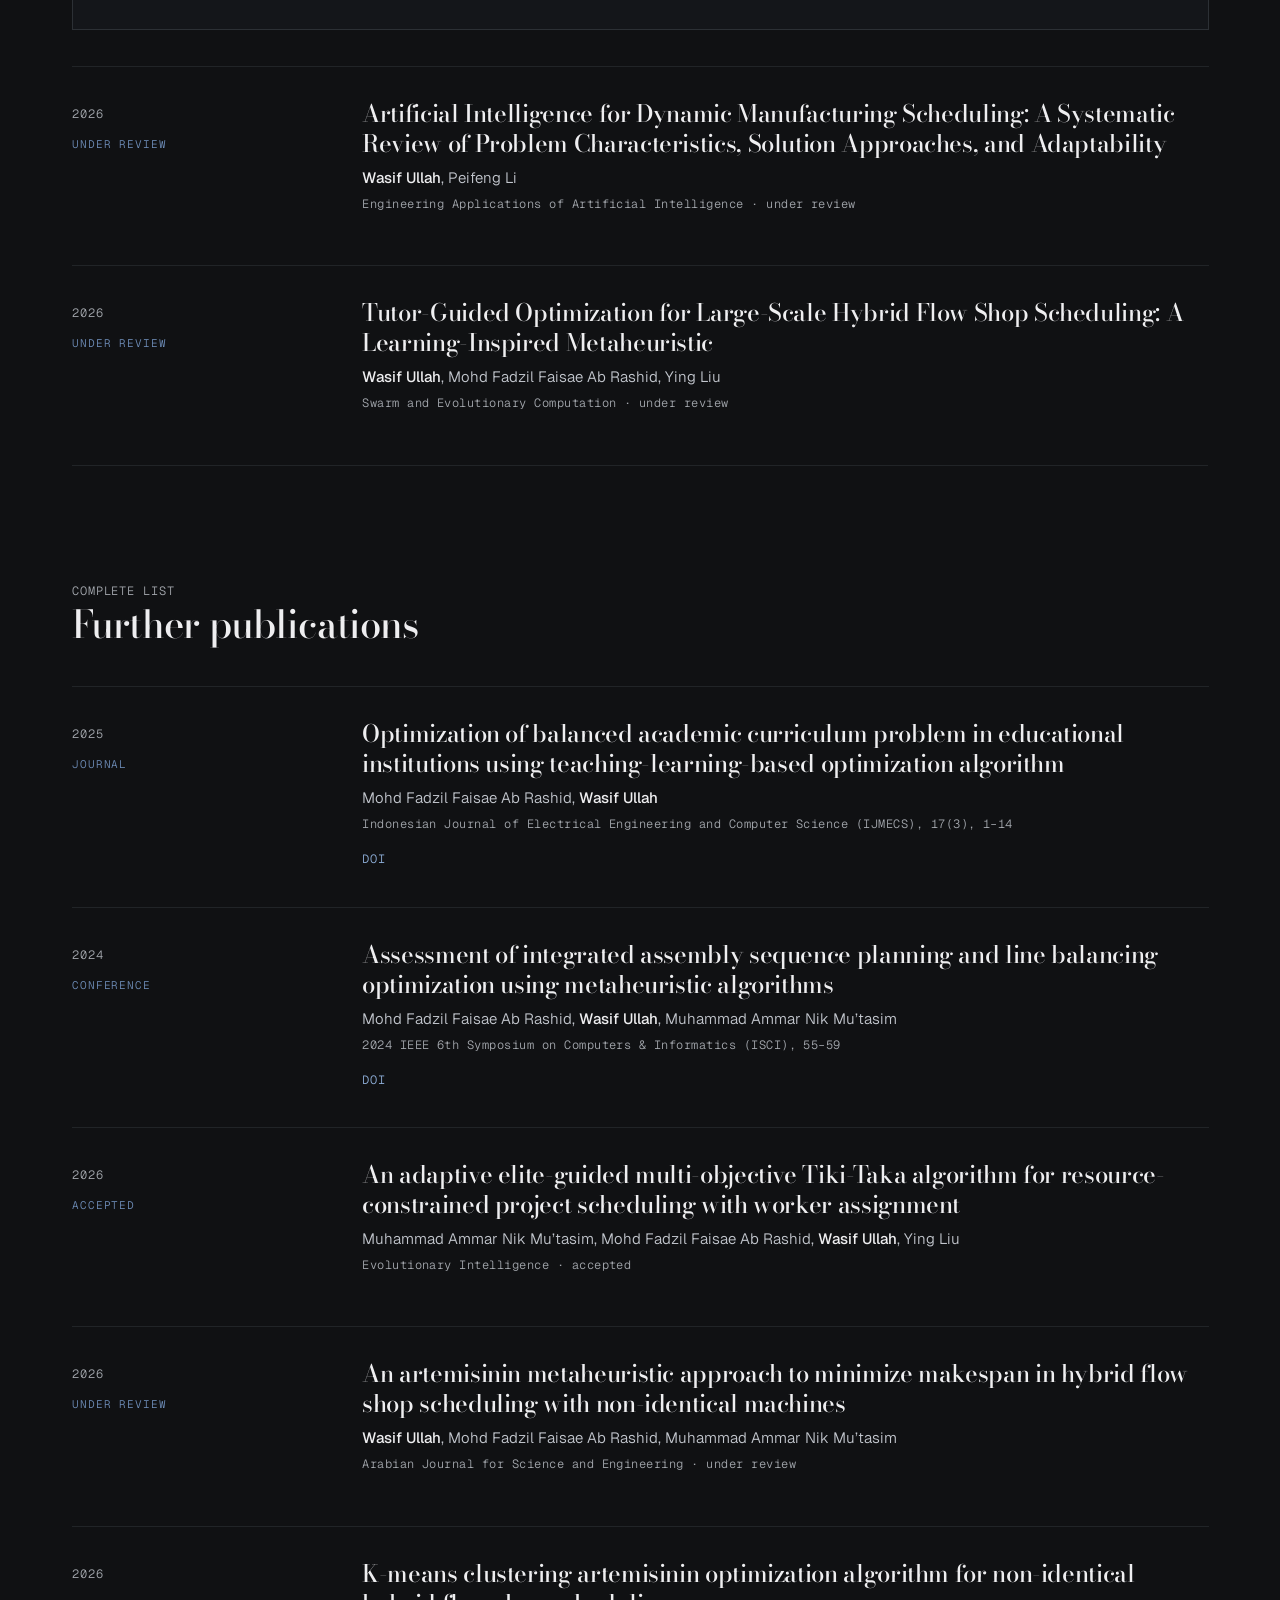
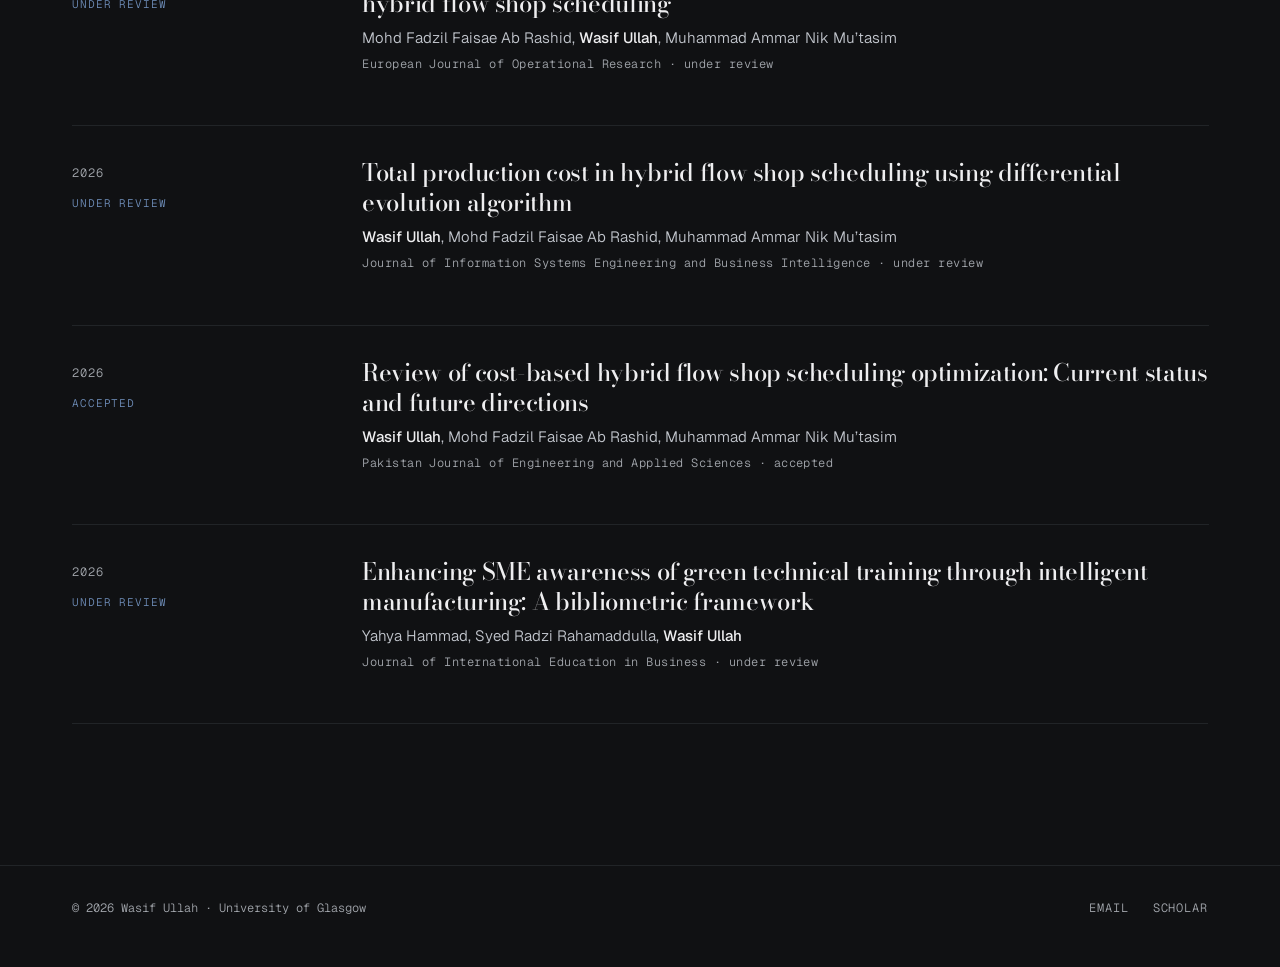
<file: publications.html>
<!DOCTYPE html>
<html lang="en">
<head>
  <meta charset="UTF-8">
  <meta name="viewport" content="width=device-width, initial-scale=1">
  <title>Publications — Wasif Ullah</title>
  <meta http-equiv="refresh" content="0; url=research.html">
  <link rel="canonical" href="research.html">
  <meta name="theme-color" content="#101113">
  <link rel="icon" type="image/png" sizes="32x32" href="assets/favicon-32.png">
  <link rel="apple-touch-icon" href="assets/apple-touch-icon.png">
  <link rel="stylesheet" href="css/style.css">
</head>
<body>
  <main class="shell redirect-note">
    <p class="label">Moved</p>
    <p>Publications now live on the <a href="research.html">research page</a>.</p>
  </main>
  <script>window.location.replace("research.html");</script>
</body>
</html>
</file>
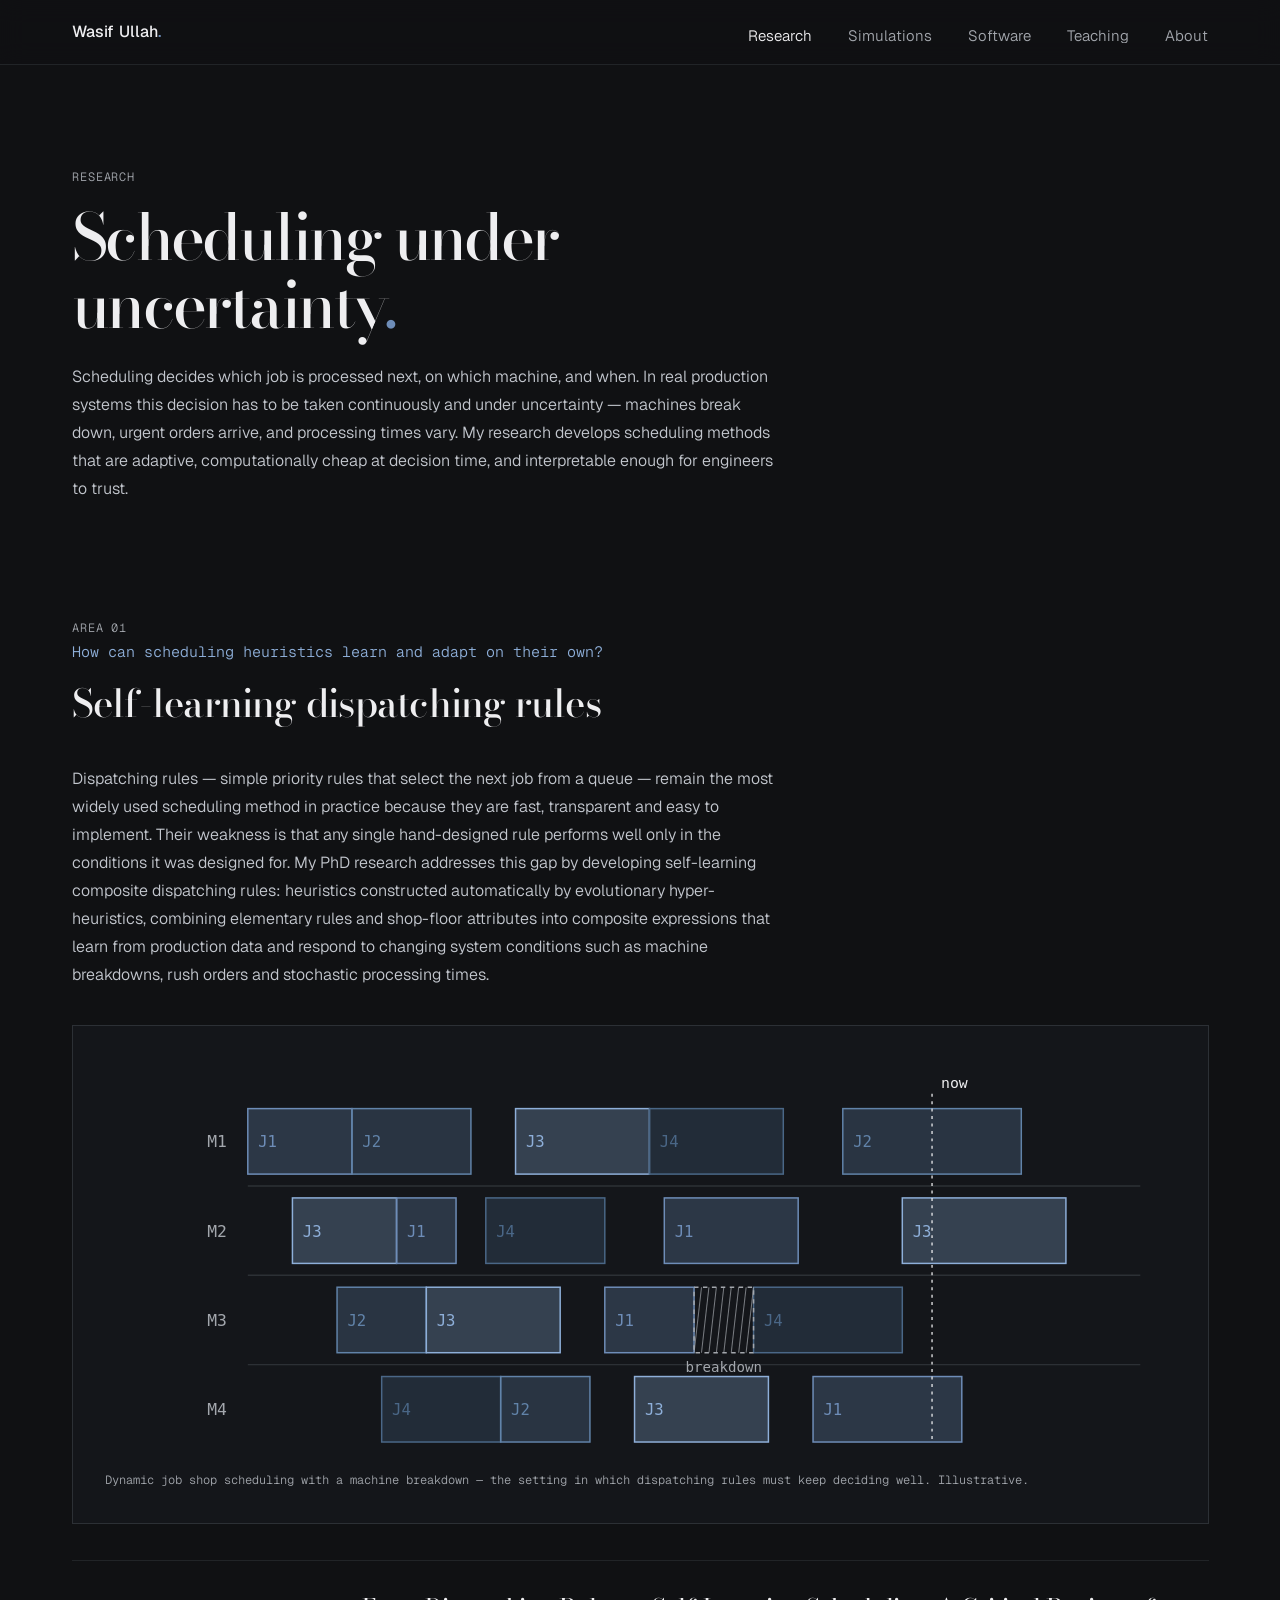
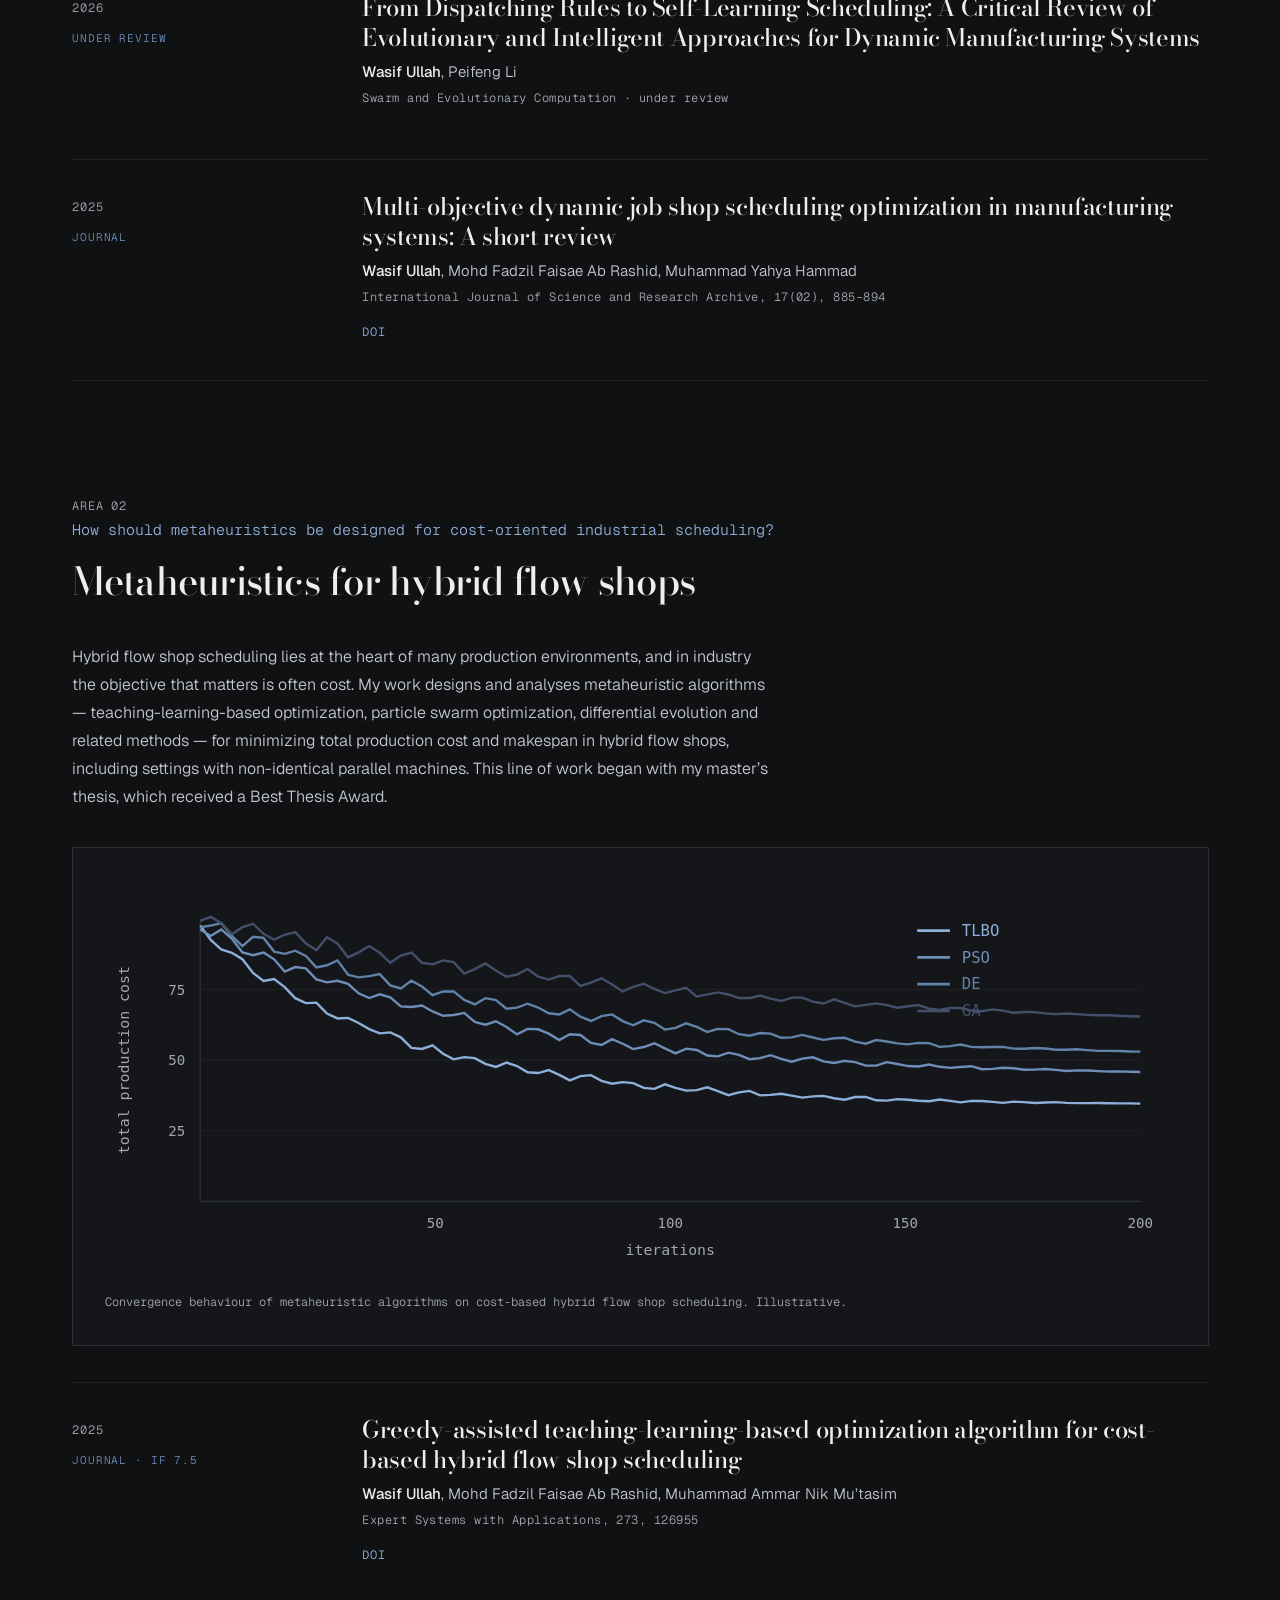
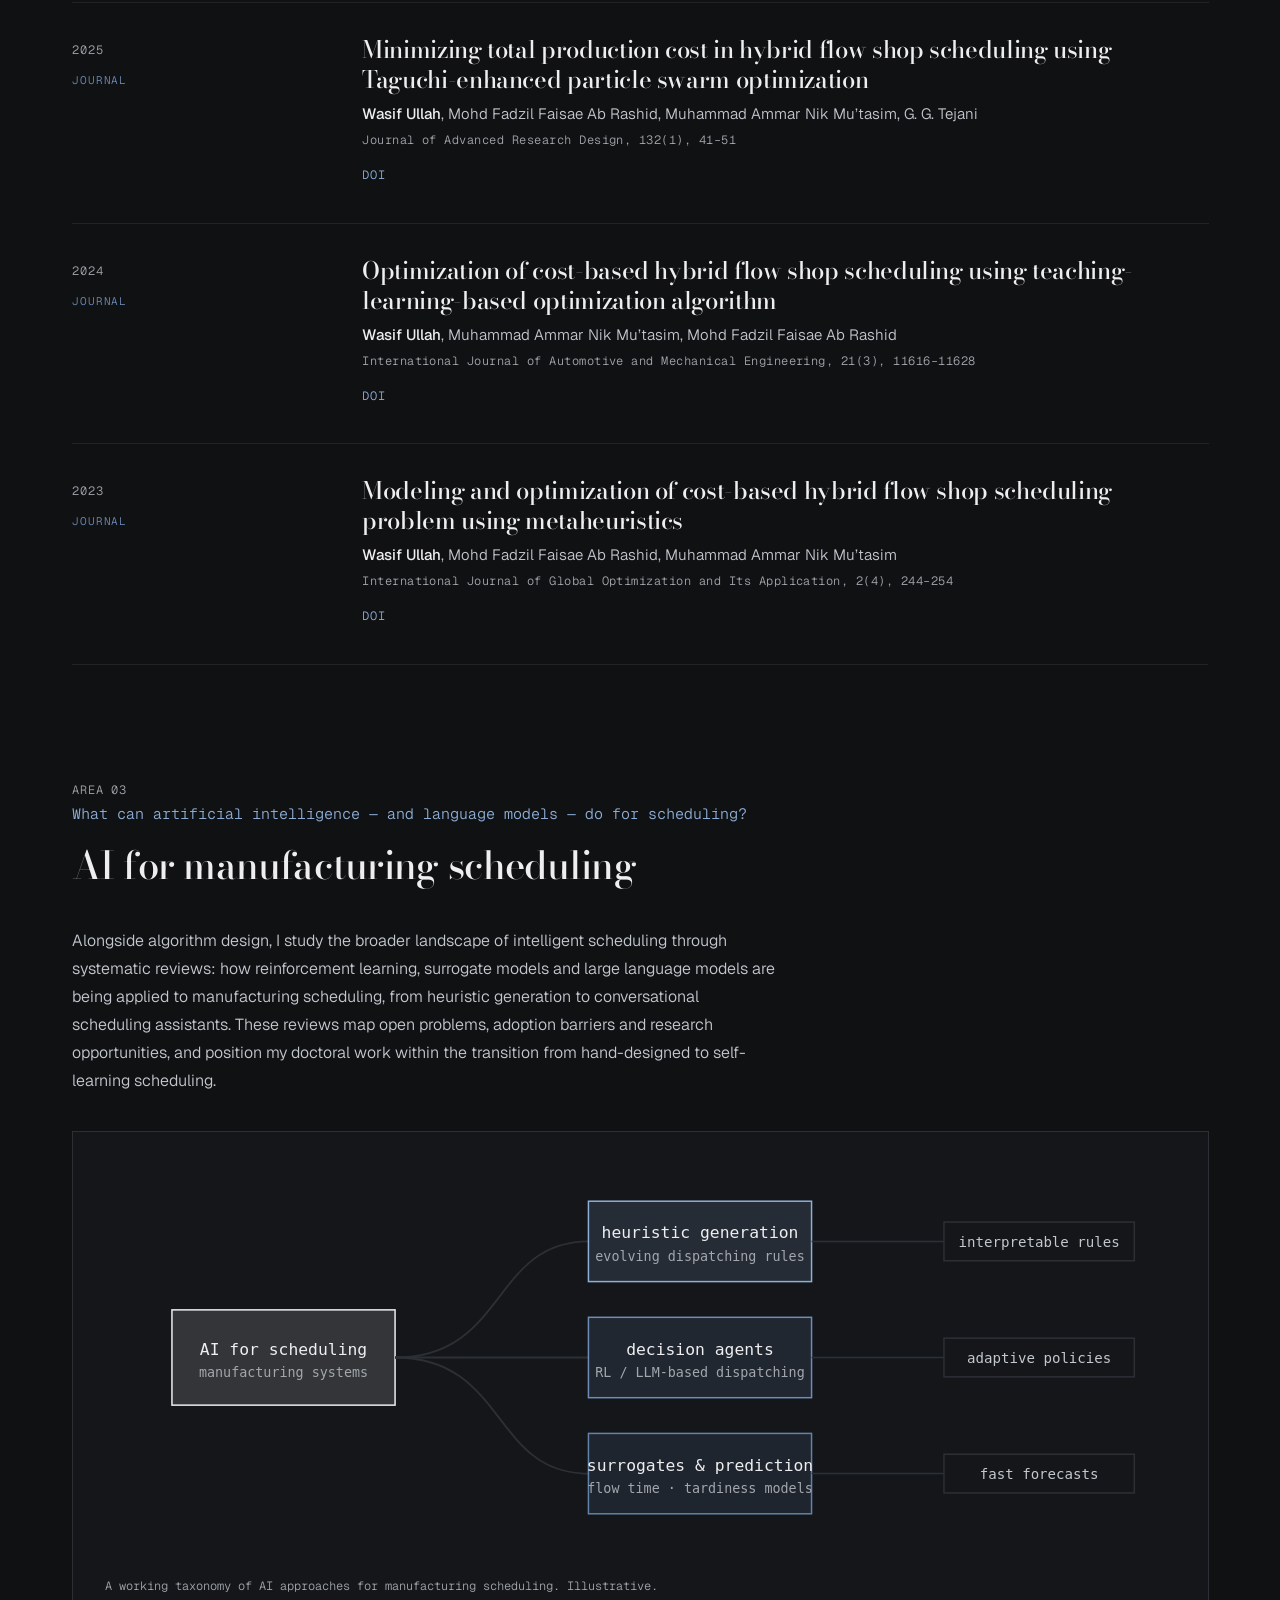
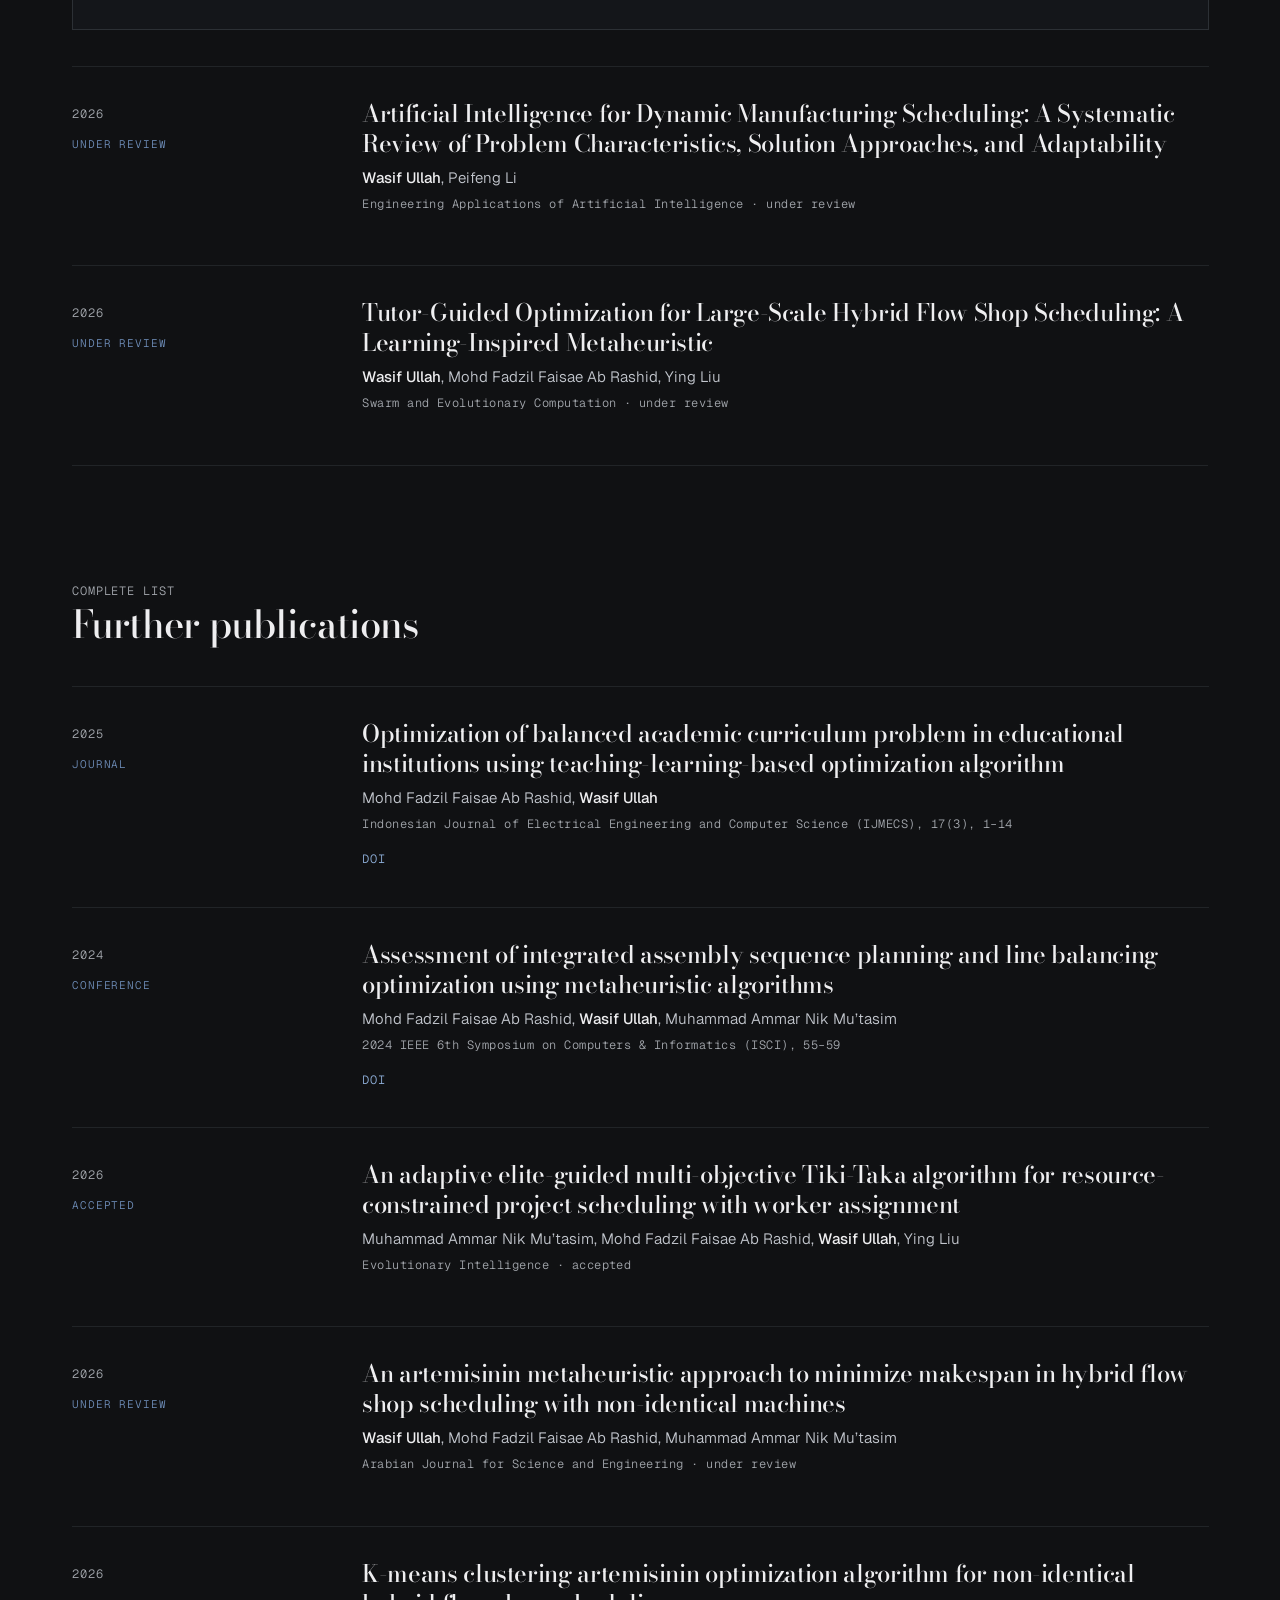
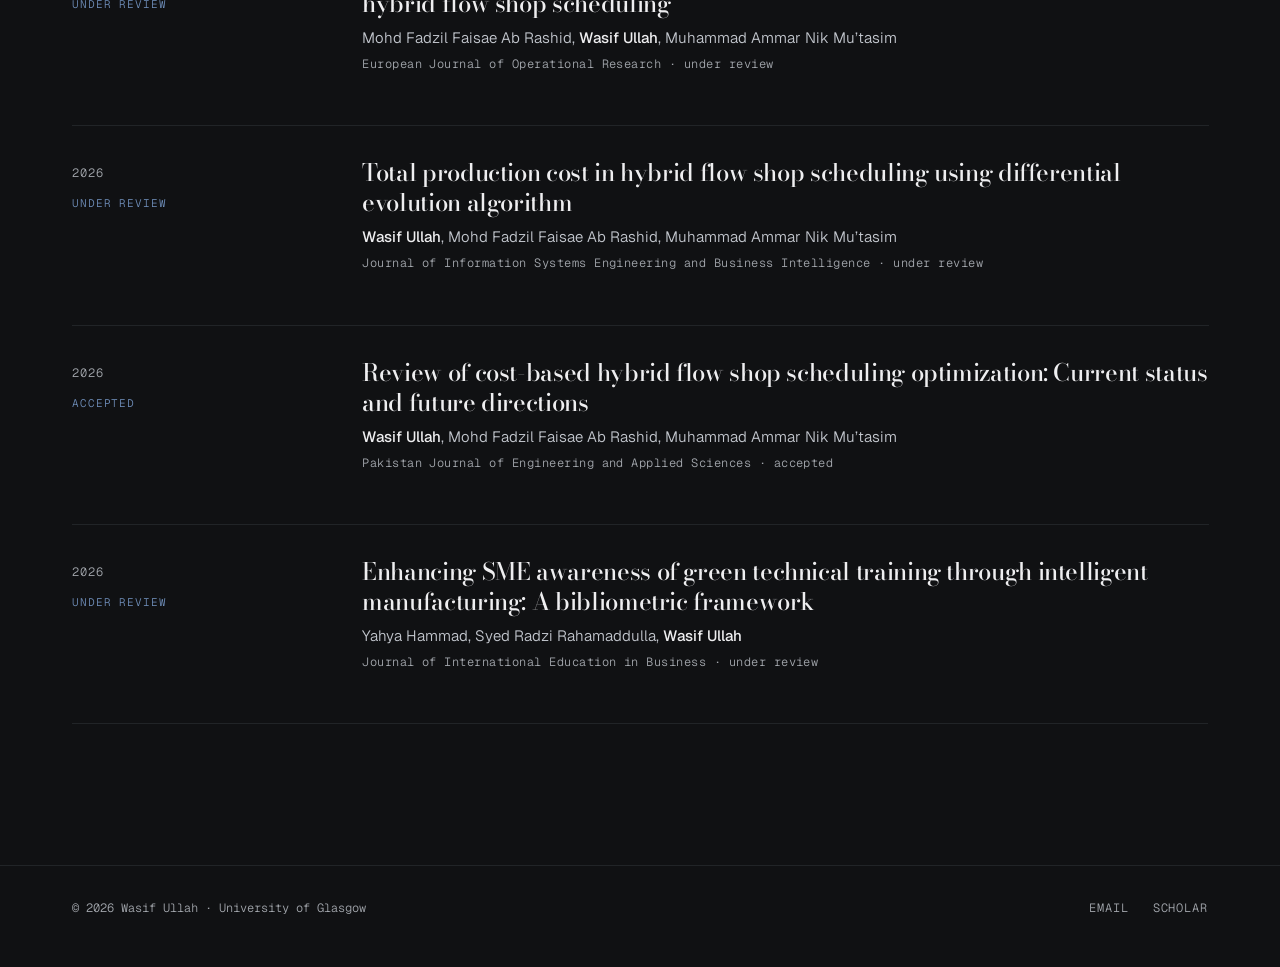
<file: research.html>
<!DOCTYPE html>
<html lang="en">
<head>
  <meta charset="UTF-8">
  <meta name="viewport" content="width=device-width, initial-scale=1">
  <title>Research — Wasif Ullah</title>
  <meta name="description" content="Research of Wasif Ullah: self-learning dispatching rules, evolutionary computation and metaheuristic optimization for dynamic manufacturing scheduling.">
  <meta name="theme-color" content="#101113">
  <link rel="preconnect" href="https://fonts.googleapis.com">
  <link rel="preconnect" href="https://fonts.gstatic.com" crossorigin>
  <link href="https://fonts.googleapis.com/css2?family=Bodoni+Moda:opsz,wght@6..96,400..700&family=Geist:wght@300..600&family=Geist+Mono:wght@400;500&display=swap" rel="stylesheet">
  <link rel="icon" type="image/png" sizes="32x32" href="assets/favicon-32.png">
  <link rel="apple-touch-icon" href="assets/apple-touch-icon.png">
  <link rel="stylesheet" href="css/style.css">
</head>
<body>
  <a class="skip-link" href="#main">Skip to main content</a>

  <header class="site-header">
    <div class="shell">
      <a class="site-header-name" href="index.html" aria-label="Wasif Ullah — home">Wasif Ullah<span class="dot">.</span></a>
      <nav class="site-nav" aria-label="Main navigation">
        <a href="research.html" aria-current="page" aria-label="Research"><span class="roll"><span class="roll-inner"><span>Research</span><span>Research</span></span></span></a>
        <a href="simulations.html" aria-label="Simulations"><span class="roll"><span class="roll-inner"><span>Simulations</span><span>Simulations</span></span></span></a>
        <a href="software.html" aria-label="Software"><span class="roll"><span class="roll-inner"><span>Software</span><span>Software</span></span></span></a>
        <a href="teaching.html" aria-label="Teaching"><span class="roll"><span class="roll-inner"><span>Teaching</span><span>Teaching</span></span></span></a>
        <a href="about.html" aria-label="About"><span class="roll"><span class="roll-inner"><span>About</span><span>About</span></span></span></a>
      </nav>
    </div>
  </header>

  <main id="main">

    <section class="page-hero shell">
      <p class="label">Research</p>
      <h1 class="page-title">Scheduling under<br>uncertainty<span style="color: var(--blue);">.</span></h1>
      <p class="lede">
        Scheduling decides which job is processed next, on which machine, and when.
        In real production systems this decision has to be taken continuously and under
        uncertainty — machines break down, urgent orders arrive, and processing times
        vary. My research develops scheduling methods that are adaptive, computationally
        cheap at decision time, and interpretable enough for engineers to trust.
      </p>
    </section>

    <!-- ================= Area 1 ================= -->
    <section class="area shell" aria-labelledby="area-1">
      <div class="area-head">
        <p class="label">Area 01</p>
        <p class="area-q">How can scheduling heuristics learn and adapt on their own?</p>
        <h2 class="serif-title area-title" id="area-1">Self-learning dispatching rules</h2>
      </div>
      <div class="area-text">
        <p>
          Dispatching rules — simple priority rules that select the next job from a
          queue — remain the most widely used scheduling method in practice because they
          are fast, transparent and easy to implement. Their weakness is that any single
          hand-designed rule performs well only in the conditions it was designed for.
          My PhD research addresses this gap by developing self-learning composite
          dispatching rules: heuristics constructed automatically by evolutionary
          hyper-heuristics, combining elementary rules and shop-floor attributes into
          composite expressions that learn from production data and respond to changing
          system conditions such as machine breakdowns, rush orders and stochastic
          processing times.
        </p>
      </div>

      <figure class="figure">
        <img src="assets/fig-dispatching.svg" alt="Gantt chart of a dynamic job shop: coloured job blocks on four machines, a hatched breakdown interval on machine 3, and a dashed line marking the current time.">
        <figcaption>Dynamic job shop scheduling with a machine breakdown — the setting in which dispatching rules must keep deciding well. Illustrative.</figcaption>
      </figure>

      <div class="item-list">
        <article class="item">
          <div class="item-index">
            <span class="year">2026</span>
            <span class="venue-tag">Under review</span>
          </div>
          <div class="item-body">
            <h3 class="item-name">From Dispatching Rules to Self-Learning Scheduling: A Critical Review of Evolutionary and Intelligent Approaches for Dynamic Manufacturing Systems</h3>
            <p class="item-authors"><span class="me">Wasif Ullah</span>, Peifeng Li</p>
            <p class="item-venue">Swarm and Evolutionary Computation · under review</p>
          </div>
        </article>
        <article class="item">
          <div class="item-index">
            <span class="year">2025</span>
            <span class="venue-tag">Journal</span>
          </div>
          <div class="item-body">
            <h3 class="item-name">Multi-objective dynamic job shop scheduling optimization in manufacturing systems: A short review</h3>
            <p class="item-authors"><span class="me">Wasif Ullah</span>, Mohd Fadzil Faisae Ab Rashid, Muhammad Yahya Hammad</p>
            <p class="item-venue">International Journal of Science and Research Archive, 17(02), 885–894</p>
            <ul class="item-links">
              <li><a href="https://doi.org/10.30574/ijsra.2025.17.2.3123">DOI</a></li>
            </ul>
          </div>
        </article>
      </div>
    </section>

    <!-- ================= Area 2 ================= -->
    <section class="area shell" aria-labelledby="area-2">
      <div class="area-head">
        <p class="label">Area 02</p>
        <p class="area-q">How should metaheuristics be designed for cost-oriented industrial scheduling?</p>
        <h2 class="serif-title area-title" id="area-2">Metaheuristics for hybrid flow shops</h2>
      </div>
      <div class="area-text">
        <p>
          Hybrid flow shop scheduling lies at the heart of many production environments,
          and in industry the objective that matters is often cost. My work designs and
          analyses metaheuristic algorithms — teaching-learning-based optimization,
          particle swarm optimization, differential evolution and related methods — for
          minimizing total production cost and makespan in hybrid flow shops, including
          settings with non-identical parallel machines. This line of work began with my
          master’s thesis, which received a Best Thesis Award.
        </p>
      </div>

      <figure class="figure">
        <img src="assets/fig-convergence.svg" alt="Line chart showing convergence curves of TLBO, PSO, DE and GA: total production cost decreasing over iterations, with TLBO converging lowest.">
        <figcaption>Convergence behaviour of metaheuristic algorithms on cost-based hybrid flow shop scheduling. Illustrative.</figcaption>
      </figure>

      <div class="item-list">
        <article class="item">
          <div class="item-index">
            <span class="year">2025</span>
            <span class="venue-tag">Journal · IF 7.5</span>
          </div>
          <div class="item-body">
            <h3 class="item-name">Greedy-assisted teaching-learning-based optimization algorithm for cost-based hybrid flow shop scheduling</h3>
            <p class="item-authors"><span class="me">Wasif Ullah</span>, Mohd Fadzil Faisae Ab Rashid, Muhammad Ammar Nik Mu’tasim</p>
            <p class="item-venue">Expert Systems with Applications, 273, 126955</p>
            <ul class="item-links">
              <li><a href="https://doi.org/10.1016/j.eswa.2025.126955">DOI</a></li>
            </ul>
          </div>
        </article>
        <article class="item">
          <div class="item-index">
            <span class="year">2025</span>
            <span class="venue-tag">Journal</span>
          </div>
          <div class="item-body">
            <h3 class="item-name">Minimizing total production cost in hybrid flow shop scheduling using Taguchi-enhanced particle swarm optimization</h3>
            <p class="item-authors"><span class="me">Wasif Ullah</span>, Mohd Fadzil Faisae Ab Rashid, Muhammad Ammar Nik Mu’tasim, G. G. Tejani</p>
            <p class="item-venue">Journal of Advanced Research Design, 132(1), 41–51</p>
            <ul class="item-links">
              <li><a href="https://doi.org/10.37934/ard.132.1.4151">DOI</a></li>
            </ul>
          </div>
        </article>
        <article class="item">
          <div class="item-index">
            <span class="year">2024</span>
            <span class="venue-tag">Journal</span>
          </div>
          <div class="item-body">
            <h3 class="item-name">Optimization of cost-based hybrid flow shop scheduling using teaching-learning-based optimization algorithm</h3>
            <p class="item-authors"><span class="me">Wasif Ullah</span>, Muhammad Ammar Nik Mu’tasim, Mohd Fadzil Faisae Ab Rashid</p>
            <p class="item-venue">International Journal of Automotive and Mechanical Engineering, 21(3), 11616–11628</p>
            <ul class="item-links">
              <li><a href="https://doi.org/10.15282/ijame.21.3.2024.13.0896">DOI</a></li>
            </ul>
          </div>
        </article>
        <article class="item">
          <div class="item-index">
            <span class="year">2023</span>
            <span class="venue-tag">Journal</span>
          </div>
          <div class="item-body">
            <h3 class="item-name">Modeling and optimization of cost-based hybrid flow shop scheduling problem using metaheuristics</h3>
            <p class="item-authors"><span class="me">Wasif Ullah</span>, Mohd Fadzil Faisae Ab Rashid, Muhammad Ammar Nik Mu’tasim</p>
            <p class="item-venue">International Journal of Global Optimization and Its Application, 2(4), 244–254</p>
            <ul class="item-links">
              <li><a href="https://doi.org/10.56225/ijgoia.v2i4.265">DOI</a></li>
            </ul>
          </div>
        </article>
      </div>
    </section>

    <!-- ================= Area 3 ================= -->
    <section class="area shell" aria-labelledby="area-3">
      <div class="area-head">
        <p class="label">Area 03</p>
        <p class="area-q">What can artificial intelligence — and language models — do for scheduling?</p>
        <h2 class="serif-title area-title" id="area-3">AI for manufacturing scheduling</h2>
      </div>
      <div class="area-text">
        <p>
          Alongside algorithm design, I study the broader landscape of intelligent
          scheduling through systematic reviews: how reinforcement learning, surrogate
          models and large language models are being applied to manufacturing scheduling,
          from heuristic generation to conversational scheduling assistants. These
          reviews map open problems, adoption barriers and research opportunities, and
          position my doctoral work within the transition from hand-designed to
          self-learning scheduling.
        </p>
      </div>

      <figure class="figure">
        <img src="assets/fig-taxonomy.svg" alt="Diagram: AI for scheduling branches into heuristic generation, decision agents, and surrogates and prediction, leading to interpretable rules, adaptive policies and fast forecasts.">
        <figcaption>A working taxonomy of AI approaches for manufacturing scheduling. Illustrative.</figcaption>
      </figure>

      <div class="item-list">
        <article class="item">
          <div class="item-index">
            <span class="year">2026</span>
            <span class="venue-tag">Under review</span>
          </div>
          <div class="item-body">
            <h3 class="item-name">Artificial Intelligence for Dynamic Manufacturing Scheduling: A Systematic Review of Problem Characteristics, Solution Approaches, and Adaptability</h3>
            <p class="item-authors"><span class="me">Wasif Ullah</span>, Peifeng Li</p>
            <p class="item-venue">Engineering Applications of Artificial Intelligence · under review</p>
          </div>
        </article>
        <article class="item">
          <div class="item-index">
            <span class="year">2026</span>
            <span class="venue-tag">Under review</span>
          </div>
          <div class="item-body">
            <h3 class="item-name">Tutor-Guided Optimization for Large-Scale Hybrid Flow Shop Scheduling: A Learning-Inspired Metaheuristic</h3>
            <p class="item-authors"><span class="me">Wasif Ullah</span>, Mohd Fadzil Faisae Ab Rashid, Ying Liu</p>
            <p class="item-venue">Swarm and Evolutionary Computation · under review</p>
          </div>
        </article>
      </div>
    </section>

    <!-- ================= Other publications ================= -->
    <section class="area shell" aria-labelledby="pubs">
      <div class="area-head">
        <p class="label">Complete list</p>
        <h2 class="serif-title area-title" id="pubs">Further publications</h2>
      </div>

      <div class="item-list">
        <article class="item">
          <div class="item-index">
            <span class="year">2025</span>
            <span class="venue-tag">Journal</span>
          </div>
          <div class="item-body">
            <h3 class="item-name">Optimization of balanced academic curriculum problem in educational institutions using teaching-learning-based optimization algorithm</h3>
            <p class="item-authors">Mohd Fadzil Faisae Ab Rashid, <span class="me">Wasif Ullah</span></p>
            <p class="item-venue">Indonesian Journal of Electrical Engineering and Computer Science (IJMECS), 17(3), 1–14</p>
            <ul class="item-links">
              <li><a href="https://doi.org/10.5815/ijmecs.2025.03.01">DOI</a></li>
            </ul>
          </div>
        </article>
        <article class="item">
          <div class="item-index">
            <span class="year">2024</span>
            <span class="venue-tag">Conference</span>
          </div>
          <div class="item-body">
            <h3 class="item-name">Assessment of integrated assembly sequence planning and line balancing optimization using metaheuristic algorithms</h3>
            <p class="item-authors">Mohd Fadzil Faisae Ab Rashid, <span class="me">Wasif Ullah</span>, Muhammad Ammar Nik Mu’tasim</p>
            <p class="item-venue">2024 IEEE 6th Symposium on Computers &amp; Informatics (ISCI), 55–59</p>
            <ul class="item-links">
              <li><a href="https://doi.org/10.1109/isci62787.2024.10668162">DOI</a></li>
            </ul>
          </div>
        </article>
        <article class="item">
          <div class="item-index">
            <span class="year">2026</span>
            <span class="venue-tag">Accepted</span>
          </div>
          <div class="item-body">
            <h3 class="item-name">An adaptive elite-guided multi-objective Tiki-Taka algorithm for resource-constrained project scheduling with worker assignment</h3>
            <p class="item-authors">Muhammad Ammar Nik Mu’tasim, Mohd Fadzil Faisae Ab Rashid, <span class="me">Wasif Ullah</span>, Ying Liu</p>
            <p class="item-venue">Evolutionary Intelligence · accepted</p>
          </div>
        </article>
        <article class="item">
          <div class="item-index">
            <span class="year">2026</span>
            <span class="venue-tag">Under review</span>
          </div>
          <div class="item-body">
            <h3 class="item-name">An artemisinin metaheuristic approach to minimize makespan in hybrid flow shop scheduling with non-identical machines</h3>
            <p class="item-authors"><span class="me">Wasif Ullah</span>, Mohd Fadzil Faisae Ab Rashid, Muhammad Ammar Nik Mu’tasim</p>
            <p class="item-venue">Arabian Journal for Science and Engineering · under review</p>
          </div>
        </article>
        <article class="item">
          <div class="item-index">
            <span class="year">2026</span>
            <span class="venue-tag">Under review</span>
          </div>
          <div class="item-body">
            <h3 class="item-name">K-means clustering artemisinin optimization algorithm for non-identical hybrid flow shop scheduling</h3>
            <p class="item-authors">Mohd Fadzil Faisae Ab Rashid, <span class="me">Wasif Ullah</span>, Muhammad Ammar Nik Mu’tasim</p>
            <p class="item-venue">European Journal of Operational Research · under review</p>
          </div>
        </article>
        <article class="item">
          <div class="item-index">
            <span class="year">2026</span>
            <span class="venue-tag">Under review</span>
          </div>
          <div class="item-body">
            <h3 class="item-name">Total production cost in hybrid flow shop scheduling using differential evolution algorithm</h3>
            <p class="item-authors"><span class="me">Wasif Ullah</span>, Mohd Fadzil Faisae Ab Rashid, Muhammad Ammar Nik Mu’tasim</p>
            <p class="item-venue">Journal of Information Systems Engineering and Business Intelligence · under review</p>
          </div>
        </article>
        <article class="item">
          <div class="item-index">
            <span class="year">2026</span>
            <span class="venue-tag">Accepted</span>
          </div>
          <div class="item-body">
            <h3 class="item-name">Review of cost-based hybrid flow shop scheduling optimization: Current status and future directions</h3>
            <p class="item-authors"><span class="me">Wasif Ullah</span>, Mohd Fadzil Faisae Ab Rashid, Muhammad Ammar Nik Mu’tasim</p>
            <p class="item-venue">Pakistan Journal of Engineering and Applied Sciences · accepted</p>
          </div>
        </article>
        <article class="item">
          <div class="item-index">
            <span class="year">2026</span>
            <span class="venue-tag">Under review</span>
          </div>
          <div class="item-body">
            <h3 class="item-name">Enhancing SME awareness of green technical training through intelligent manufacturing: A bibliometric framework</h3>
            <p class="item-authors">Yahya Hammad, Syed Radzi Rahamaddulla, <span class="me">Wasif Ullah</span></p>
            <p class="item-venue">Journal of International Education in Business · under review</p>
          </div>
        </article>
      </div>
    </section>

  </main>

  <footer class="site-footer">
    <div class="shell">
      <p>&copy; <span id="year">2026</span> Wasif Ullah · University of Glasgow</p>
      <nav class="contact-links" aria-label="Contact and profiles">
        <a href="mailto:wasif.optim@gmail.com">Email</a>
        <a href="https://scholar.google.com/citations?user=JLo4vEMAAAAJ&amp;hl=en">Scholar</a>
      </nav>
    </div>
  </footer>

  <script src="js/main.js"></script>
</body>
</html>
</file>
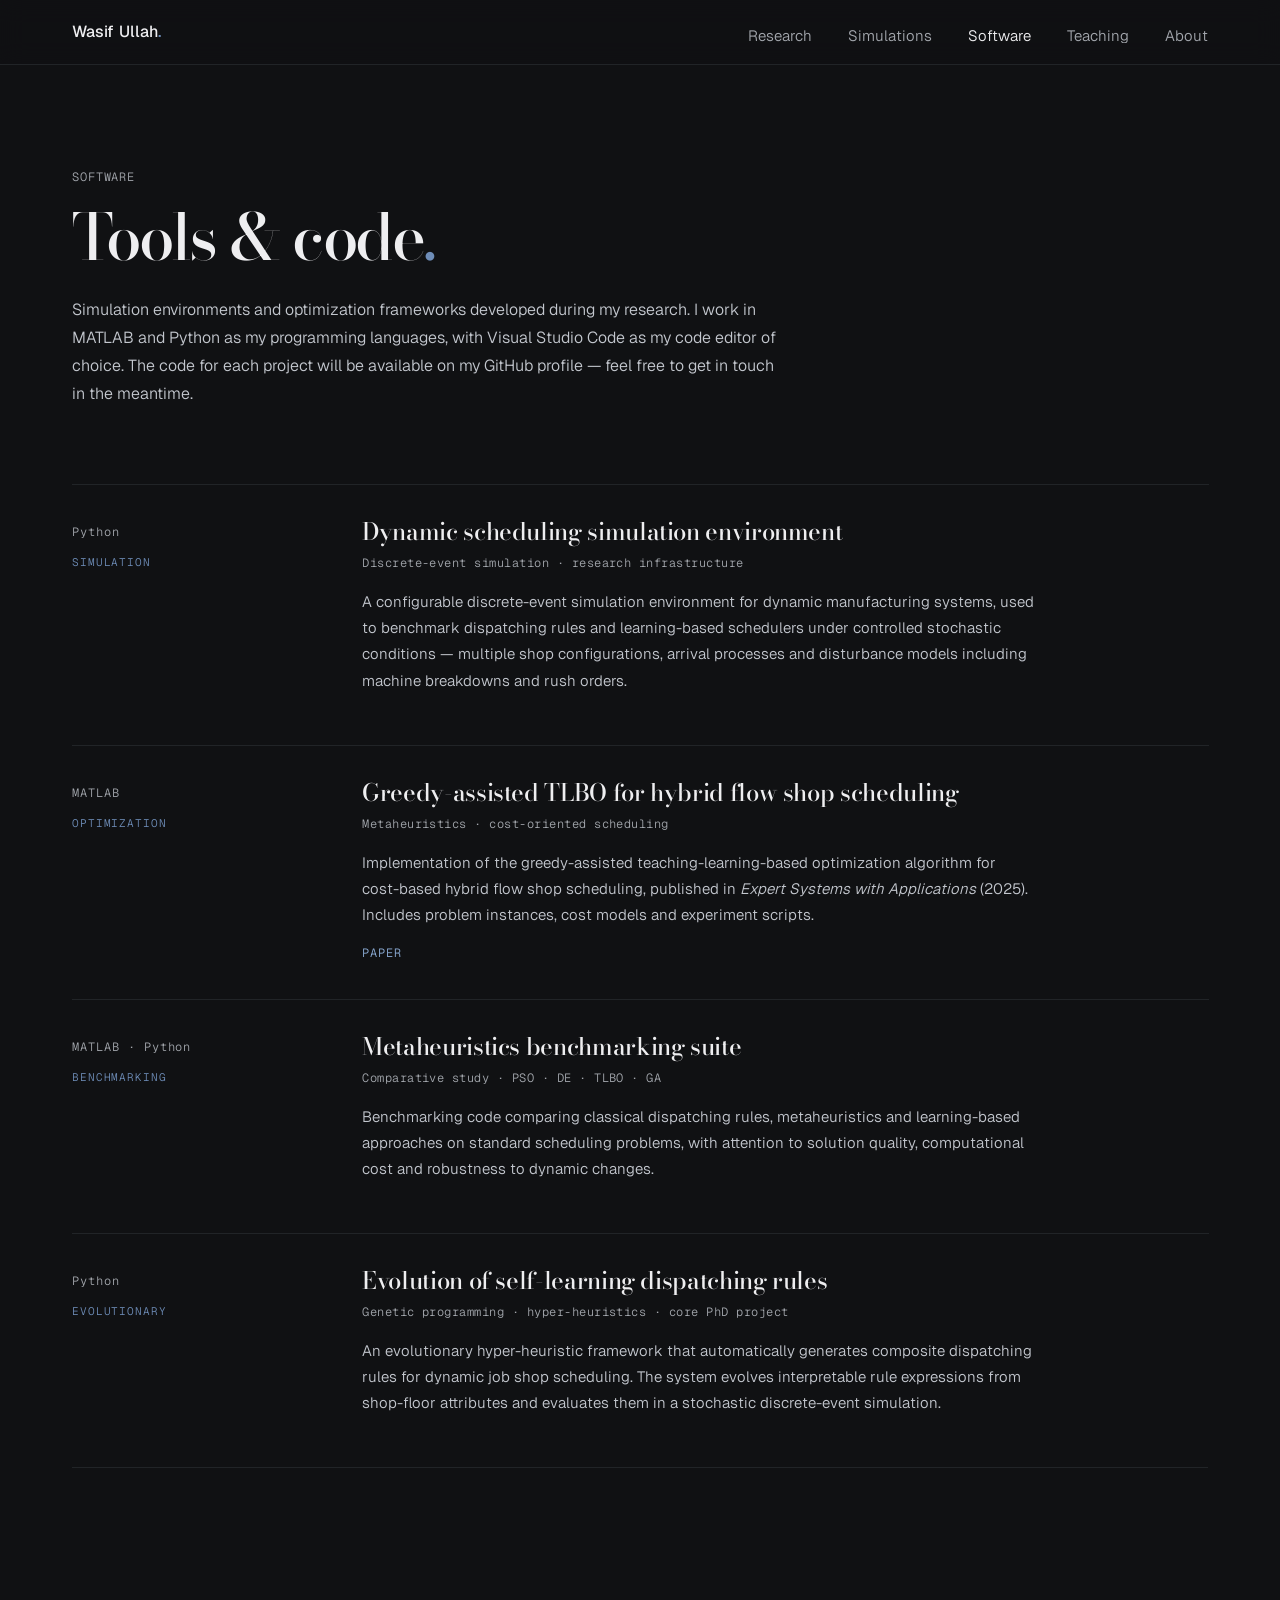
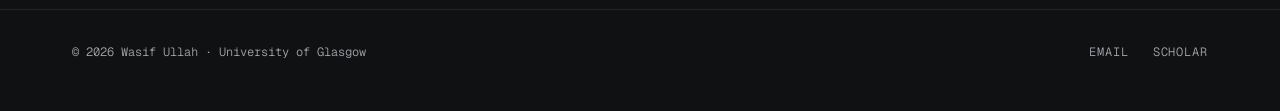
<file: selected-work.html>
<!DOCTYPE html>
<html lang="en">
<head>
  <meta charset="UTF-8">
  <meta name="viewport" content="width=device-width, initial-scale=1">
  <title>Selected Work — Wasif Ullah</title>
  <meta http-equiv="refresh" content="0; url=software.html">
  <link rel="canonical" href="software.html">
  <meta name="theme-color" content="#101113">
  <link rel="icon" type="image/png" sizes="32x32" href="assets/favicon-32.png">
  <link rel="apple-touch-icon" href="assets/apple-touch-icon.png">
  <link rel="stylesheet" href="css/style.css">
</head>
<body>
  <main class="shell redirect-note">
    <p class="label">Moved</p>
    <p>Selected work now lives on the <a href="software.html">software page</a>.</p>
  </main>
  <script>window.location.replace("software.html");</script>
</body>
</html>
</file>
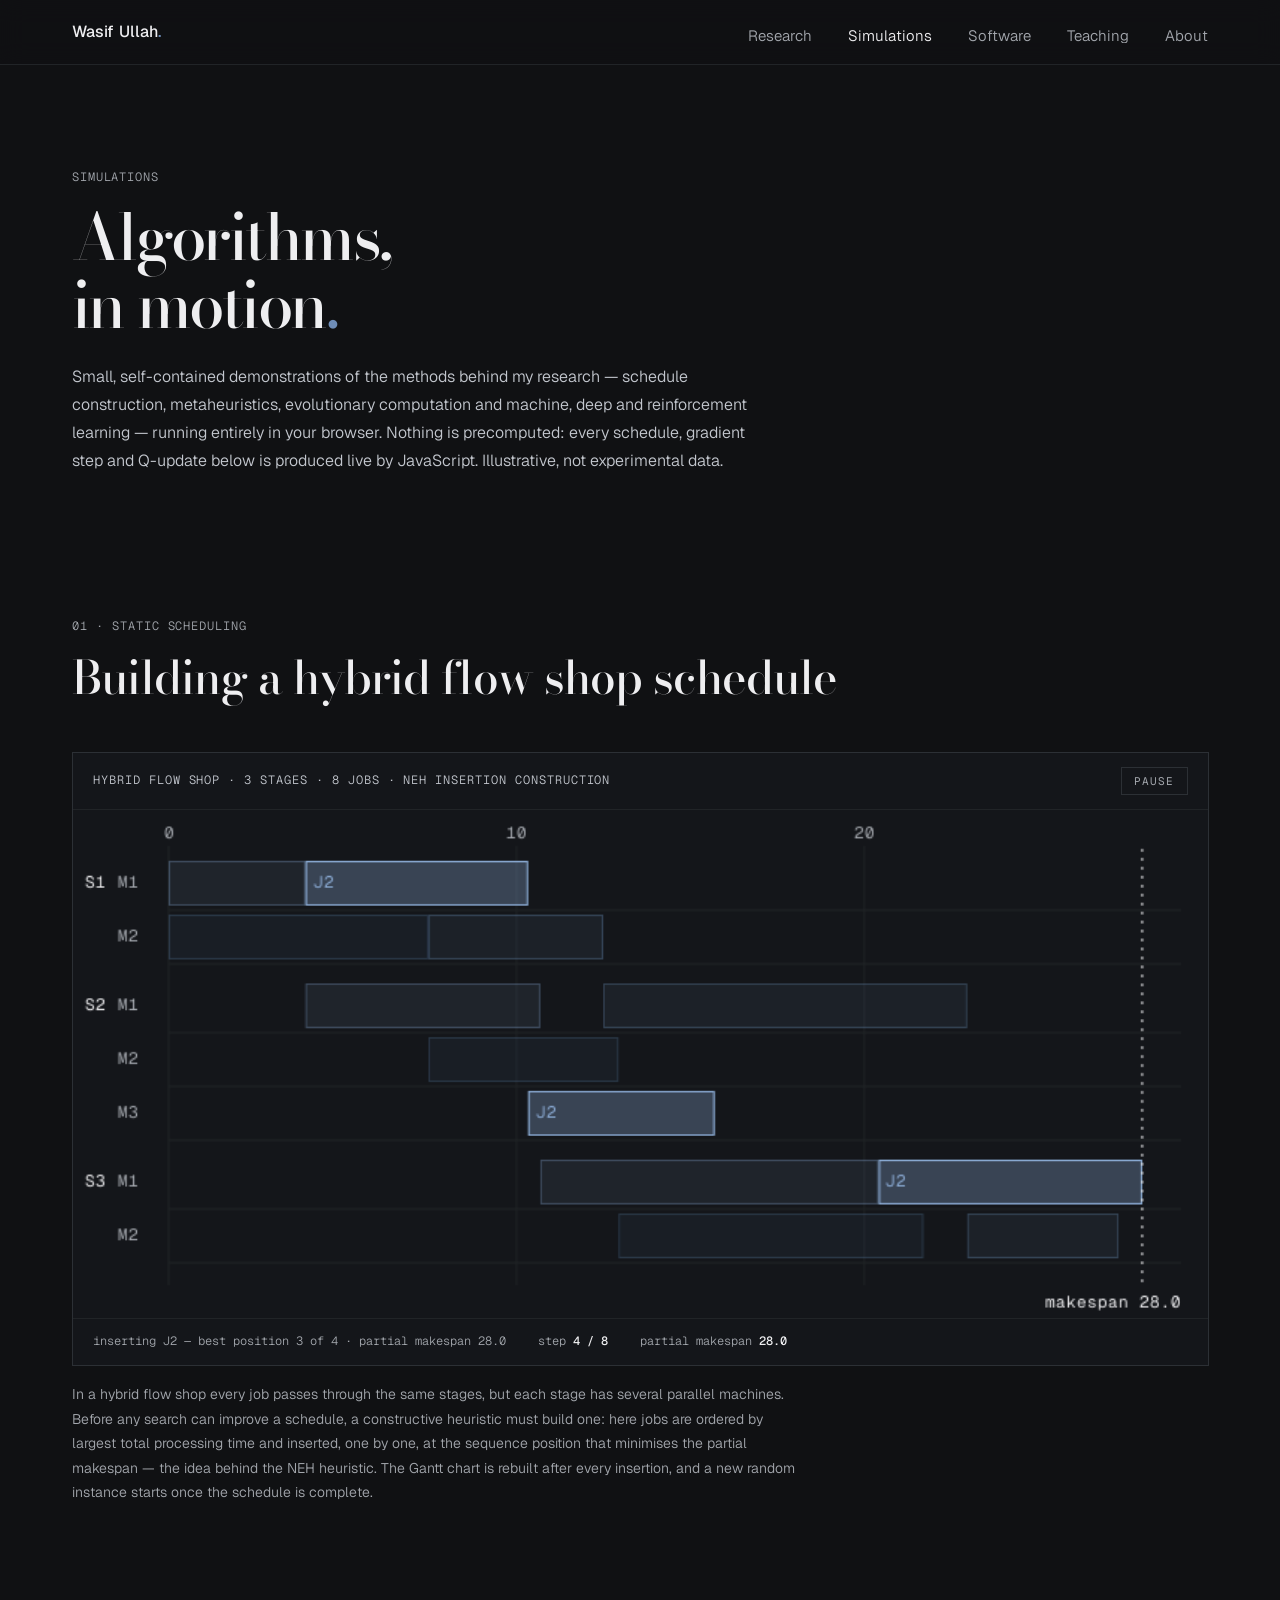
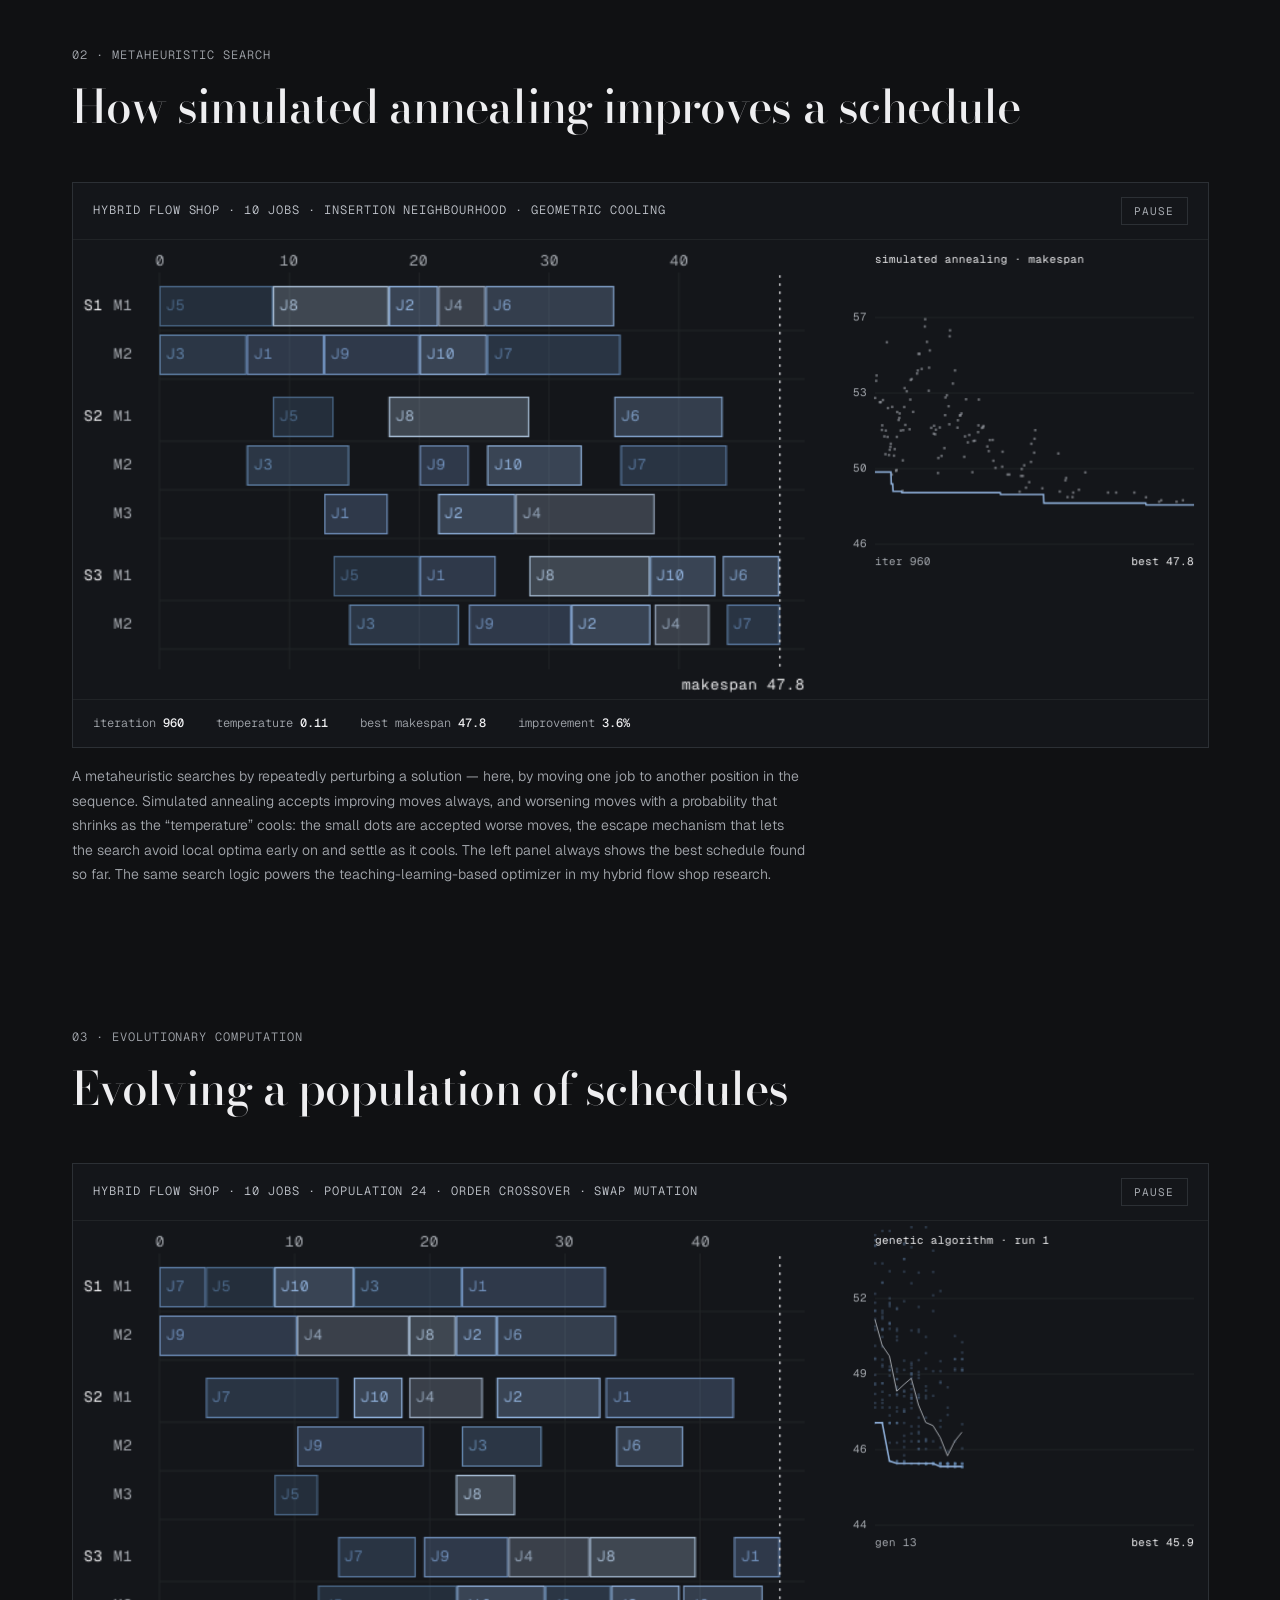
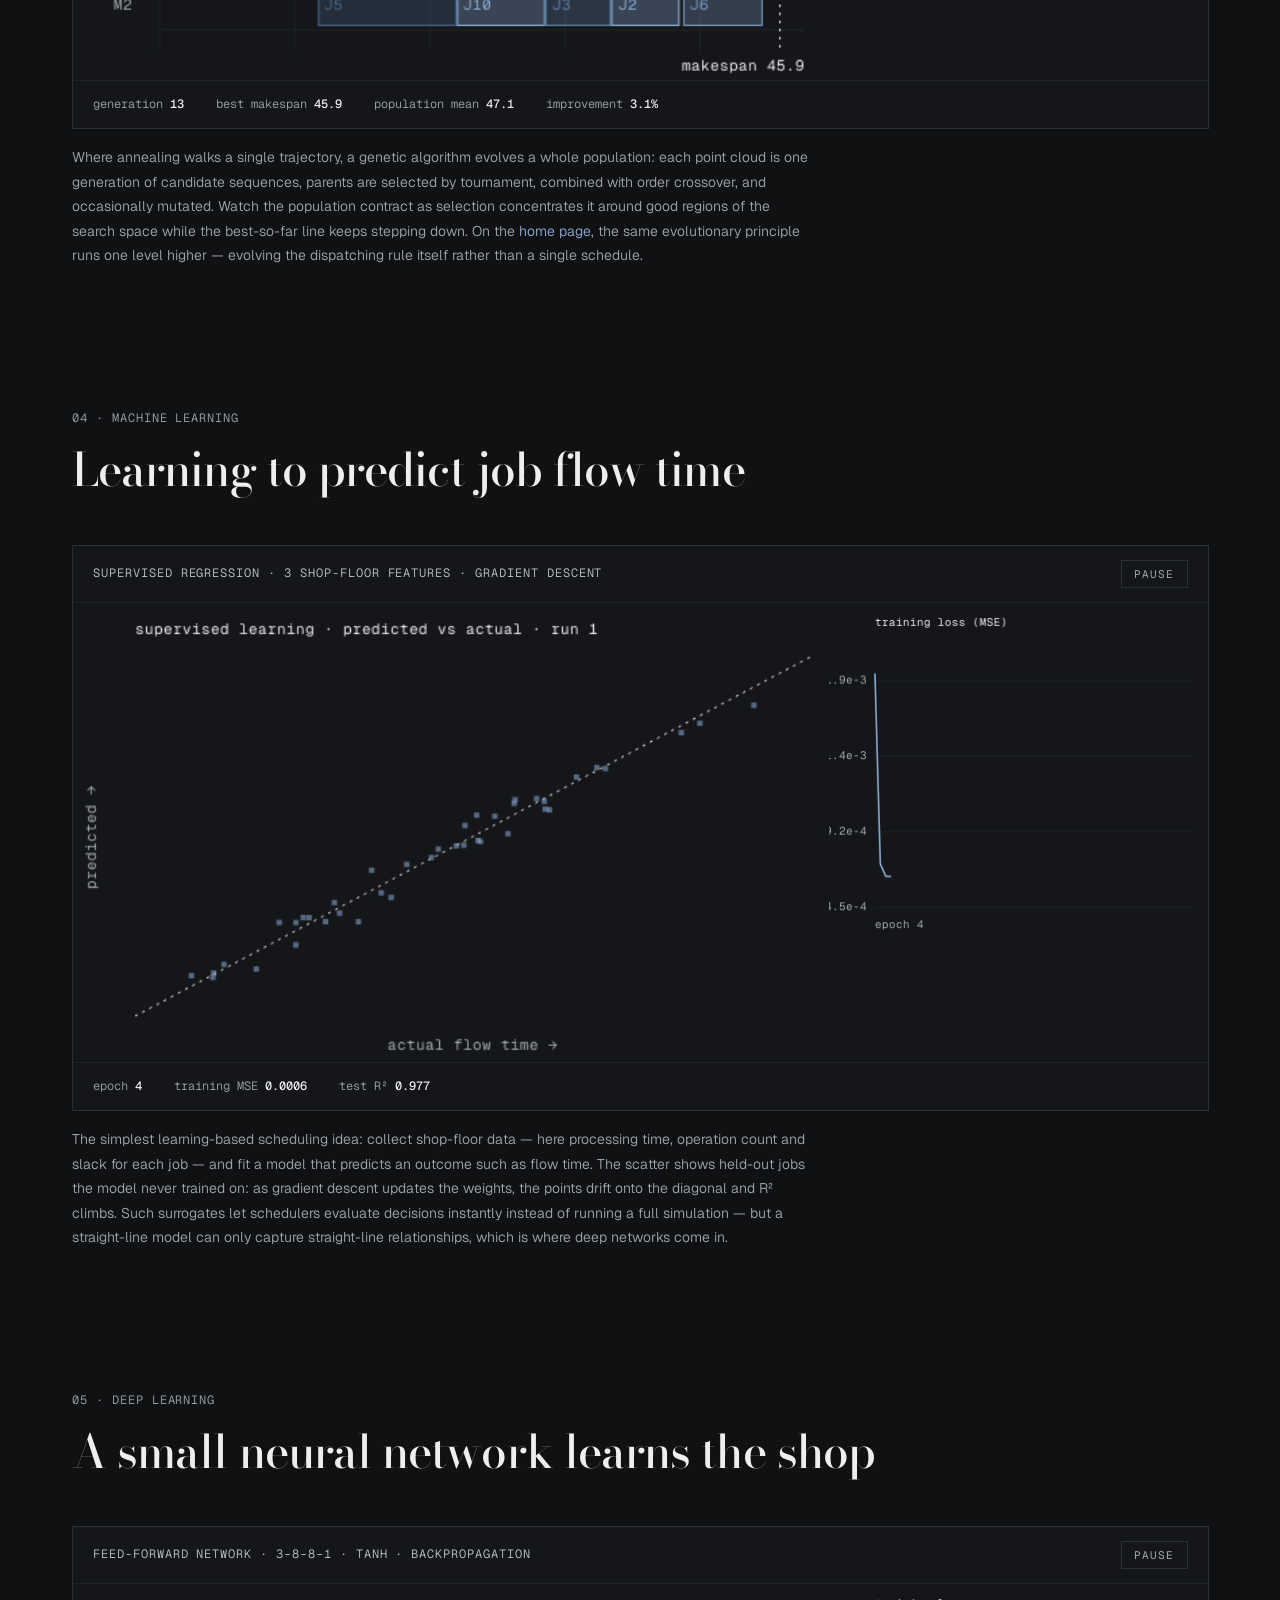
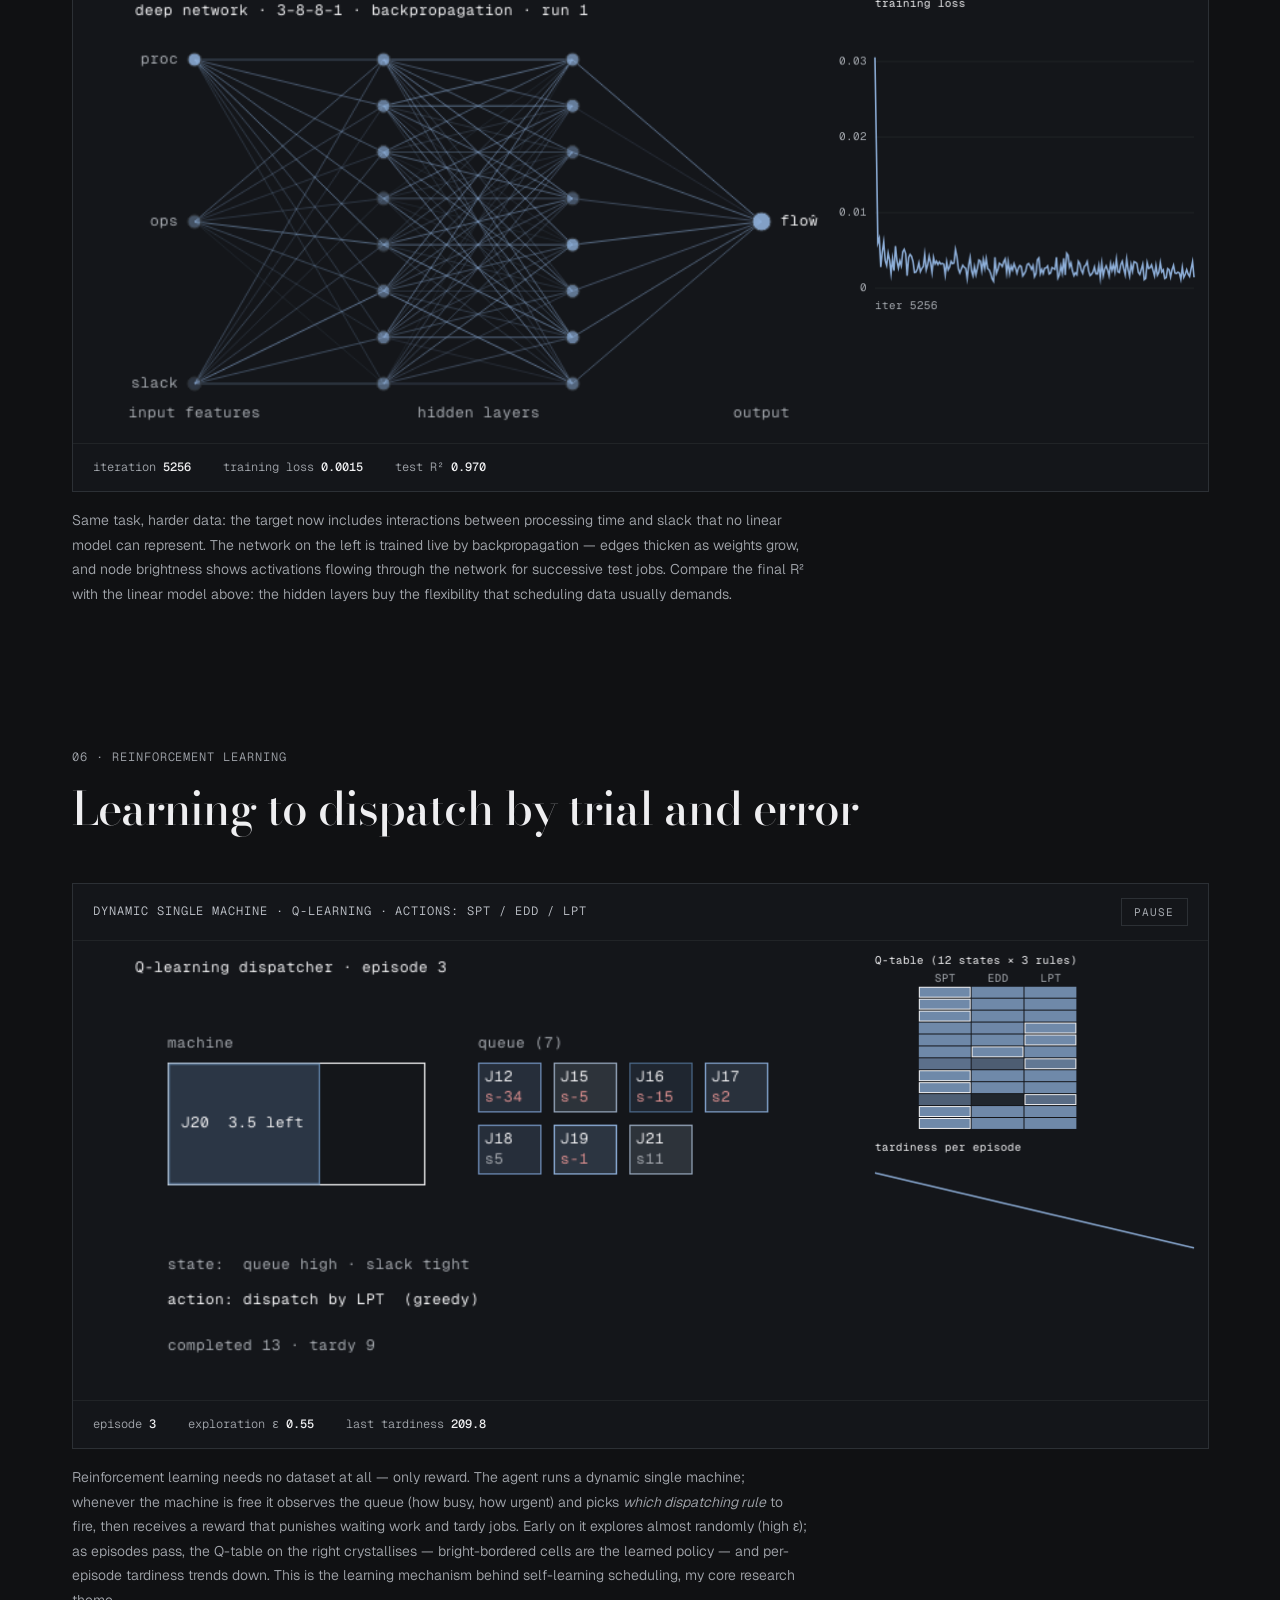
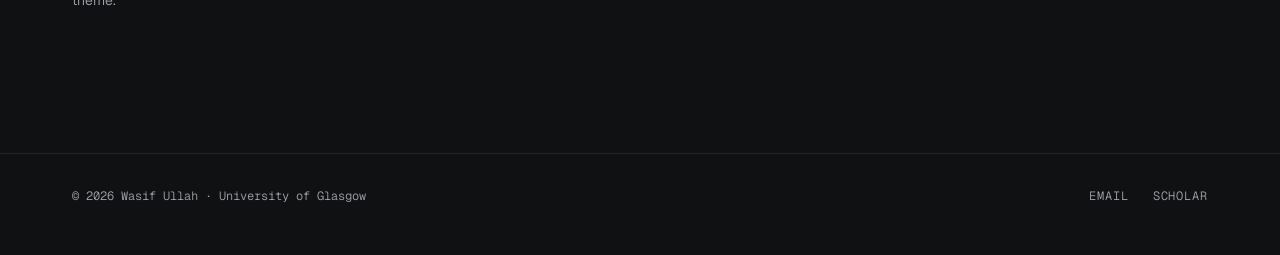
<file: simulations.html>
<!DOCTYPE html>
<html lang="en">
<head>
  <meta charset="UTF-8">
  <meta name="viewport" content="width=device-width, initial-scale=1">
  <title>Simulations — Wasif Ullah</title>
  <meta name="description" content="Interactive browser simulations by Wasif Ullah: hybrid flow shop schedule construction, simulated annealing and genetic algorithms for manufacturing scheduling.">
  <meta name="theme-color" content="#101113">
  <link rel="preconnect" href="https://fonts.googleapis.com">
  <link rel="preconnect" href="https://fonts.gstatic.com" crossorigin>
  <link href="https://fonts.googleapis.com/css2?family=Bodoni+Moda:opsz,wght@6..96,400..700&family=Geist:wght@300..600&family=Geist+Mono:wght@400;500&display=swap" rel="stylesheet">
  <link rel="icon" type="image/png" sizes="32x32" href="assets/favicon-32.png">
  <link rel="apple-touch-icon" href="assets/apple-touch-icon.png">
  <link rel="stylesheet" href="css/style.css">
</head>
<body>
  <a class="skip-link" href="#main">Skip to main content</a>

  <header class="site-header">
    <div class="shell">
      <a class="site-header-name" href="index.html" aria-label="Wasif Ullah — home">Wasif Ullah<span class="dot">.</span></a>
      <nav class="site-nav" aria-label="Main navigation">
        <a href="research.html" aria-label="Research"><span class="roll"><span class="roll-inner"><span>Research</span><span>Research</span></span></span></a>
        <a href="simulations.html" aria-current="page" aria-label="Simulations"><span class="roll"><span class="roll-inner"><span>Simulations</span><span>Simulations</span></span></span></a>
        <a href="software.html" aria-label="Software"><span class="roll"><span class="roll-inner"><span>Software</span><span>Software</span></span></span></a>
        <a href="teaching.html" aria-label="Teaching"><span class="roll"><span class="roll-inner"><span>Teaching</span><span>Teaching</span></span></span></a>
        <a href="about.html" aria-label="About"><span class="roll"><span class="roll-inner"><span>About</span><span>About</span></span></span></a>
      </nav>
    </div>
  </header>

  <main id="main">

    <section class="page-hero shell">
      <p class="label">Simulations</p>
      <h1 class="page-title">Algorithms,<br>in motion<span style="color: var(--blue);">.</span></h1>
      <p class="lede">
        Small, self-contained demonstrations of the methods behind my research —
        schedule construction, metaheuristics, evolutionary computation and
        machine, deep and reinforcement learning — running entirely in your
        browser. Nothing is precomputed: every schedule, gradient step and
        Q-update below is produced live by JavaScript.
        Illustrative, not experimental data.
      </p>
    </section>

    <!-- ================= 01 · Schedule construction ================= -->
    <section class="section shell" aria-labelledby="hfs-heading">
      <div class="section-head">
        <p class="label">01 · Static scheduling</p>
        <h2 class="serif-title section-title" id="hfs-heading">Building a hybrid flow shop schedule</h2>
      </div>

      <div class="sim-panel">
        <div class="sim-head">
          <p class="label">Hybrid flow shop · 3 stages · 8 jobs · NEH insertion construction</p>
          <button class="sim-toggle" data-panel="hfs" type="button" aria-label="Pause or play the construction simulation">Pause</button>
        </div>
        <div class="sim-canvases single">
          <canvas id="hfs-gantt" role="img" aria-label="Animated Gantt chart of a hybrid flow shop schedule being built job by job with the NEH insertion heuristic."></canvas>
        </div>
        <div class="sim-foot">
          <span class="stat" id="hfs-msg">preparing instance…</span>
          <span class="stat">step <b data-hfs="step">0</b></span>
          <span class="stat">partial makespan <b data-hfs="ms">–</b></span>
        </div>
      </div>
      <p class="sim-caption">
        In a hybrid flow shop every job passes through the same stages, but each
        stage has several parallel machines. Before any search can improve a
        schedule, a constructive heuristic must build one: here jobs are ordered
        by largest total processing time and inserted, one by one, at the
        sequence position that minimises the partial makespan — the idea behind
        the NEH heuristic. The Gantt chart is rebuilt after every insertion, and
        a new random instance starts once the schedule is complete.
      </p>
    </section>

    <!-- ================= 02 · Metaheuristic search ================= -->
    <section class="section shell" aria-labelledby="sa-heading">
      <div class="section-head">
        <p class="label">02 · Metaheuristic search</p>
        <h2 class="serif-title section-title" id="sa-heading">How simulated annealing improves a schedule</h2>
      </div>

      <div class="sim-panel">
        <div class="sim-head">
          <p class="label">Hybrid flow shop · 10 jobs · insertion neighbourhood · geometric cooling</p>
          <button class="sim-toggle" data-panel="sa" type="button" aria-label="Pause or play the annealing simulation">Pause</button>
        </div>
        <div class="sim-canvases">
          <canvas id="sa-gantt" role="img" aria-label="Gantt chart of the best schedule found so far by simulated annealing."></canvas>
          <canvas id="sa-chart" role="img" aria-label="Line chart of best makespan over iterations, with dots marking accepted worse moves."></canvas>
        </div>
        <div class="sim-foot">
          <span class="stat">iteration <b data-sa="iter">0</b></span>
          <span class="stat">temperature <b data-sa="temp">–</b></span>
          <span class="stat">best makespan <b data-sa="best">–</b></span>
          <span class="stat">improvement <b data-sa="gain">0%</b></span>
        </div>
      </div>
      <p class="sim-caption">
        A metaheuristic searches by repeatedly perturbing a solution — here, by
        moving one job to another position in the sequence. Simulated annealing
        accepts improving moves always, and worsening moves with a probability
        that shrinks as the “temperature” cools: the small dots are accepted
        worse moves, the escape mechanism that lets the search avoid local
        optima early on and settle as it cools. The left panel always shows the
        best schedule found so far. The same search logic powers the
        teaching-learning-based optimizer in my hybrid flow shop research.
      </p>
    </section>

    <!-- ================= 03 · Evolutionary search ================= -->
    <section class="section shell" aria-labelledby="ga-heading">
      <div class="section-head">
        <p class="label">03 · Evolutionary computation</p>
        <h2 class="serif-title section-title" id="ga-heading">Evolving a population of schedules</h2>
      </div>

      <div class="sim-panel">
        <div class="sim-head">
          <p class="label">Hybrid flow shop · 10 jobs · population 24 · order crossover · swap mutation</p>
          <button class="sim-toggle" data-panel="ga" type="button" aria-label="Pause or play the genetic algorithm simulation">Pause</button>
        </div>
        <div class="sim-canvases">
          <canvas id="ga-gantt" role="img" aria-label="Gantt chart of the best schedule in the evolving population."></canvas>
          <canvas id="ga-chart" role="img" aria-label="Scatter of population makespans per generation with best and mean fitness lines."></canvas>
        </div>
        <div class="sim-foot">
          <span class="stat">generation <b data-ga="gen">0</b></span>
          <span class="stat">best makespan <b data-ga="best">–</b></span>
          <span class="stat">population mean <b data-ga="mean">–</b></span>
          <span class="stat">improvement <b data-ga="gain">0%</b></span>
        </div>
      </div>
      <p class="sim-caption">
        Where annealing walks a single trajectory, a genetic algorithm evolves a
        whole population: each point cloud is one generation of candidate
        sequences, parents are selected by tournament, combined with order
        crossover, and occasionally mutated. Watch the population contract as
        selection concentrates it around good regions of the search space while
        the best-so-far line keeps stepping down. On the
        <a href="index.html">home page</a>, the same evolutionary principle runs
        one level higher — evolving the dispatching rule itself rather than a
        single schedule.
      </p>
    </section>

    <!-- ================= 04 · Machine learning ================= -->
    <section class="section shell" aria-labelledby="ml-heading">
      <div class="section-head">
        <p class="label">04 · Machine learning</p>
        <h2 class="serif-title section-title" id="ml-heading">Learning to predict job flow time</h2>
      </div>

      <div class="sim-panel">
        <div class="sim-head">
          <p class="label">Supervised regression · 3 shop-floor features · gradient descent</p>
          <button class="sim-toggle" data-panel="ml" type="button" aria-label="Pause or play the machine learning simulation">Pause</button>
        </div>
        <div class="sim-canvases">
          <canvas id="ml-scatter" role="img" aria-label="Scatter plot of predicted versus actual job flow times converging onto the diagonal as training progresses."></canvas>
          <canvas id="ml-chart" role="img" aria-label="Line chart of training loss decreasing over epochs."></canvas>
        </div>
        <div class="sim-foot">
          <span class="stat">epoch <b data-ml="epoch">0</b></span>
          <span class="stat">training MSE <b data-ml="loss">–</b></span>
          <span class="stat">test R² <b data-ml="r2">–</b></span>
        </div>
      </div>
      <p class="sim-caption">
        The simplest learning-based scheduling idea: collect shop-floor data —
        here processing time, operation count and slack for each job — and fit a
        model that predicts an outcome such as flow time. The scatter shows
        held-out jobs the model never trained on: as gradient descent updates
        the weights, the points drift onto the diagonal and R² climbs. Such
        surrogates let schedulers evaluate decisions instantly instead of
        running a full simulation — but a straight-line model can only capture
        straight-line relationships, which is where deep networks come in.
      </p>
    </section>

    <!-- ================= 05 · Deep learning ================= -->
    <section class="section shell" aria-labelledby="dl-heading">
      <div class="section-head">
        <p class="label">05 · Deep learning</p>
        <h2 class="serif-title section-title" id="dl-heading">A small neural network learns the shop</h2>
      </div>

      <div class="sim-panel">
        <div class="sim-head">
          <p class="label">Feed-forward network · 3–8–8–1 · tanh · backpropagation</p>
          <button class="sim-toggle" data-panel="dl" type="button" aria-label="Pause or play the deep learning simulation">Pause</button>
        </div>
        <div class="sim-canvases">
          <canvas id="dl-net" role="img" aria-label="Diagram of a small neural network with edges whose intensity follows weight magnitude and nodes lighting up with live activations."></canvas>
          <canvas id="dl-chart" role="img" aria-label="Line chart of the neural network training loss decreasing over iterations."></canvas>
        </div>
        <div class="sim-foot">
          <span class="stat">iteration <b data-dl="iter">0</b></span>
          <span class="stat">training loss <b data-dl="loss">–</b></span>
          <span class="stat">test R² <b data-dl="r2">–</b></span>
        </div>
      </div>
      <p class="sim-caption">
        Same task, harder data: the target now includes interactions between
        processing time and slack that no linear model can represent. The
        network on the left is trained live by backpropagation — edges thicken
        as weights grow, and node brightness shows activations flowing through
        the network for successive test jobs. Compare the final R² with the
        linear model above: the hidden layers buy the flexibility that
        scheduling data usually demands.
      </p>
    </section>

    <!-- ================= 06 · Reinforcement learning ================= -->
    <section class="section shell" aria-labelledby="rl-heading">
      <div class="section-head">
        <p class="label">06 · Reinforcement learning</p>
        <h2 class="serif-title section-title" id="rl-heading">Learning to dispatch by trial and error</h2>
      </div>

      <div class="sim-panel">
        <div class="sim-head">
          <p class="label">Dynamic single machine · Q-learning · actions: SPT / EDD / LPT</p>
          <button class="sim-toggle" data-panel="rl" type="button" aria-label="Pause or play the reinforcement learning simulation">Pause</button>
        </div>
        <div class="sim-canvases">
          <canvas id="rl-shop" role="img" aria-label="Live view of a single machine and its job queue, showing the state observed and the dispatching rule chosen by the learning agent."></canvas>
          <canvas id="rl-chart" role="img" aria-label="Heatmap of the learned Q-table over states and dispatching rules, with a curve of tardiness per episode decreasing."></canvas>
        </div>
        <div class="sim-foot">
          <span class="stat">episode <b data-rl="episode">1</b></span>
          <span class="stat">exploration ε <b data-rl="eps">–</b></span>
          <span class="stat">last tardiness <b data-rl="tard">–</b></span>
        </div>
      </div>
      <p class="sim-caption">
        Reinforcement learning needs no dataset at all — only reward. The agent
        runs a dynamic single machine; whenever the machine is free it observes
        the queue (how busy, how urgent) and picks <em>which dispatching rule</em>
        to fire, then receives a reward that punishes waiting work and tardy
        jobs. Early on it explores almost randomly (high ε); as episodes pass,
        the Q-table on the right crystallises — bright-bordered cells are the
        learned policy — and per-episode tardiness trends down. This is the
        learning mechanism behind self-learning scheduling, my core research
        theme.
      </p>
    </section>

  </main>

  <footer class="site-footer">
    <div class="shell">
      <p>&copy; <span id="year">2026</span> Wasif Ullah · University of Glasgow</p>
      <nav class="contact-links" aria-label="Contact and profiles">
        <a href="mailto:wasif.optim@gmail.com">Email</a>
        <a href="https://scholar.google.com/citations?user=JLo4vEMAAAAJ&amp;hl=en">Scholar</a>
      </nav>
    </div>
  </footer>

  <script src="js/main.js"></script>
  <script src="js/simulations.js"></script>
  <script src="js/learning.js"></script>
</body>
</html>
</file>
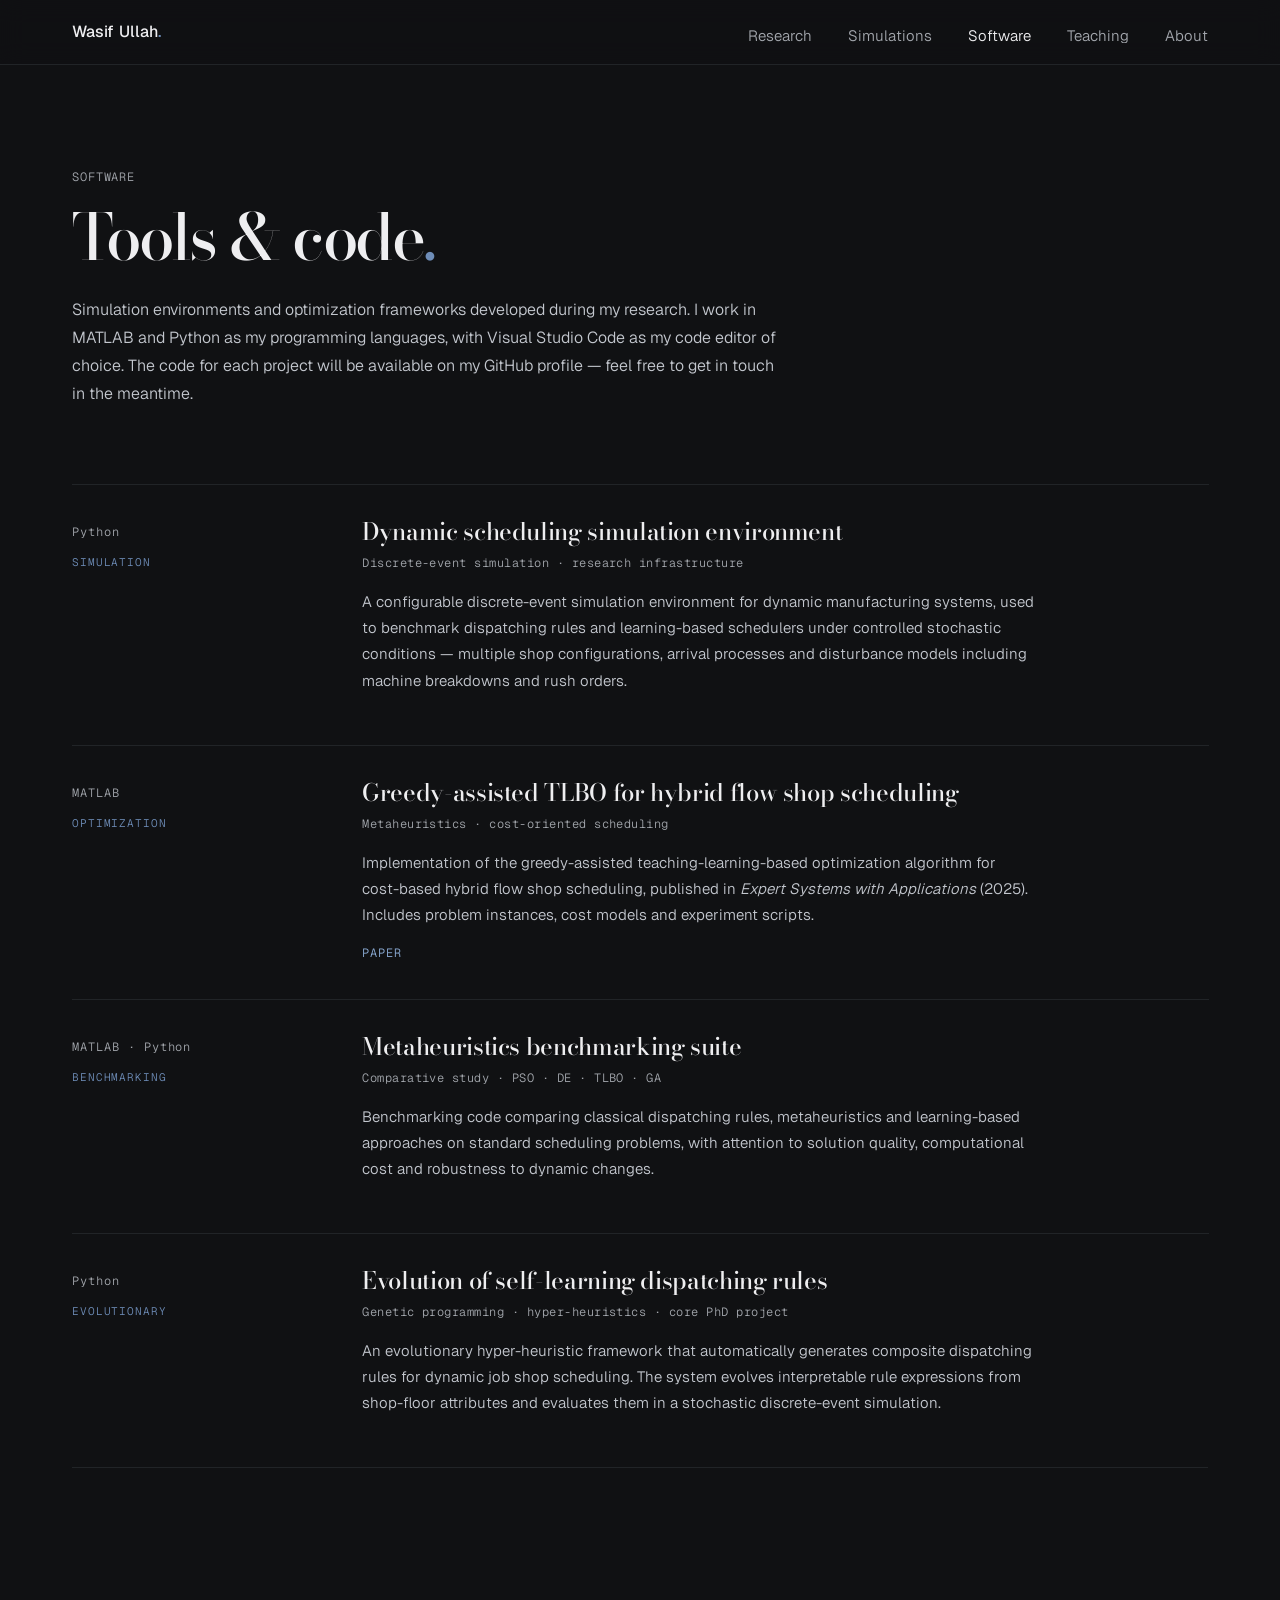
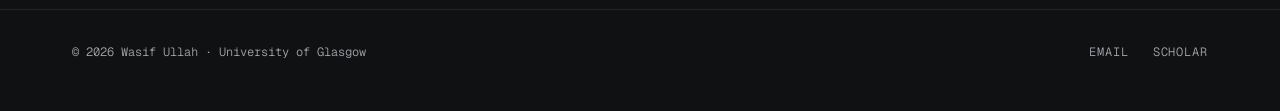
<file: software.html>
<!DOCTYPE html>
<html lang="en">
<head>
  <meta charset="UTF-8">
  <meta name="viewport" content="width=device-width, initial-scale=1">
  <title>Software — Wasif Ullah</title>
  <meta name="description" content="Software and computational tools by Wasif Ullah: dynamic scheduling simulation, metaheuristic optimization frameworks in MATLAB and Python.">
  <meta name="theme-color" content="#101113">
  <link rel="preconnect" href="https://fonts.googleapis.com">
  <link rel="preconnect" href="https://fonts.gstatic.com" crossorigin>
  <link href="https://fonts.googleapis.com/css2?family=Bodoni+Moda:opsz,wght@6..96,400..700&family=Geist:wght@300..600&family=Geist+Mono:wght@400;500&display=swap" rel="stylesheet">
  <link rel="icon" type="image/png" sizes="32x32" href="assets/favicon-32.png">
  <link rel="apple-touch-icon" href="assets/apple-touch-icon.png">
  <link rel="stylesheet" href="css/style.css">
</head>
<body>
  <a class="skip-link" href="#main">Skip to main content</a>

  <header class="site-header">
    <div class="shell">
      <a class="site-header-name" href="index.html" aria-label="Wasif Ullah — home">Wasif Ullah<span class="dot">.</span></a>
      <nav class="site-nav" aria-label="Main navigation">
        <a href="research.html" aria-label="Research"><span class="roll"><span class="roll-inner"><span>Research</span><span>Research</span></span></span></a>
        <a href="simulations.html" aria-label="Simulations"><span class="roll"><span class="roll-inner"><span>Simulations</span><span>Simulations</span></span></span></a>
        <a href="software.html" aria-current="page" aria-label="Software"><span class="roll"><span class="roll-inner"><span>Software</span><span>Software</span></span></span></a>
        <a href="teaching.html" aria-label="Teaching"><span class="roll"><span class="roll-inner"><span>Teaching</span><span>Teaching</span></span></span></a>
        <a href="about.html" aria-label="About"><span class="roll"><span class="roll-inner"><span>About</span><span>About</span></span></span></a>
      </nav>
    </div>
  </header>

  <main id="main">

    <section class="page-hero shell">
      <p class="label">Software</p>
      <h1 class="page-title">Tools &amp; code<span style="color: var(--blue);">.</span></h1>
      <p class="lede">
        Simulation environments and optimization frameworks developed during my research.
        I work in MATLAB and Python as my programming languages, with Visual Studio Code
        as my code editor of choice. The code for each project will be available on my
        GitHub profile — feel free to get in touch in the meantime.
      </p>
    </section>

    <section class="shell">
      <div class="item-list">

        <article class="item">
          <div class="item-index">
            <span class="year">Python</span>
            <span class="venue-tag">Simulation</span>
          </div>
          <div class="item-body">
            <h3 class="item-name">Dynamic scheduling simulation environment</h3>
            <p class="item-venue">Discrete-event simulation · research infrastructure</p>
            <p class="item-desc">
              A configurable discrete-event simulation environment for dynamic
              manufacturing systems, used to benchmark dispatching rules and
              learning-based schedulers under controlled stochastic conditions —
              multiple shop configurations, arrival processes and disturbance models
              including machine breakdowns and rush orders.
            </p>
          </div>
        </article>

        <article class="item">
          <div class="item-index">
            <span class="year">MATLAB</span>
            <span class="venue-tag">Optimization</span>
          </div>
          <div class="item-body">
            <h3 class="item-name">Greedy-assisted TLBO for hybrid flow shop scheduling</h3>
            <p class="item-venue">Metaheuristics · cost-oriented scheduling</p>
            <p class="item-desc">
              Implementation of the greedy-assisted teaching-learning-based optimization
              algorithm for cost-based hybrid flow shop scheduling, published in
              <em>Expert Systems with Applications</em> (2025). Includes problem
              instances, cost models and experiment scripts.
            </p>
            <ul class="item-links">
              <li><a href="https://doi.org/10.1016/j.eswa.2025.126955">Paper</a></li>
            </ul>
          </div>
        </article>

        <article class="item">
          <div class="item-index">
            <span class="year">MATLAB · Python</span>
            <span class="venue-tag">Benchmarking</span>
          </div>
          <div class="item-body">
            <h3 class="item-name">Metaheuristics benchmarking suite</h3>
            <p class="item-venue">Comparative study · PSO · DE · TLBO · GA</p>
            <p class="item-desc">
              Benchmarking code comparing classical dispatching rules, metaheuristics
              and learning-based approaches on standard scheduling problems, with
              attention to solution quality, computational cost and robustness to
              dynamic changes.
            </p>
          </div>
        </article>

        <article class="item">
          <div class="item-index">
            <span class="year">Python</span>
            <span class="venue-tag">Evolutionary</span>
          </div>
          <div class="item-body">
            <h3 class="item-name">Evolution of self-learning dispatching rules</h3>
            <p class="item-venue">Genetic programming · hyper-heuristics · core PhD project</p>
            <p class="item-desc">
              An evolutionary hyper-heuristic framework that automatically generates
              composite dispatching rules for dynamic job shop scheduling. The system
              evolves interpretable rule expressions from shop-floor attributes and
              evaluates them in a stochastic discrete-event simulation.
            </p>
          </div>
        </article>

      </div>
    </section>

  </main>

  <footer class="site-footer">
    <div class="shell">
      <p>&copy; <span id="year">2026</span> Wasif Ullah · University of Glasgow</p>
      <nav class="contact-links" aria-label="Contact and profiles">
        <a href="mailto:wasif.optim@gmail.com">Email</a>
        <a href="https://scholar.google.com/citations?user=JLo4vEMAAAAJ&amp;hl=en">Scholar</a>
      </nav>
    </div>
  </footer>

  <script src="js/main.js"></script>
</body>
</html>
</file>
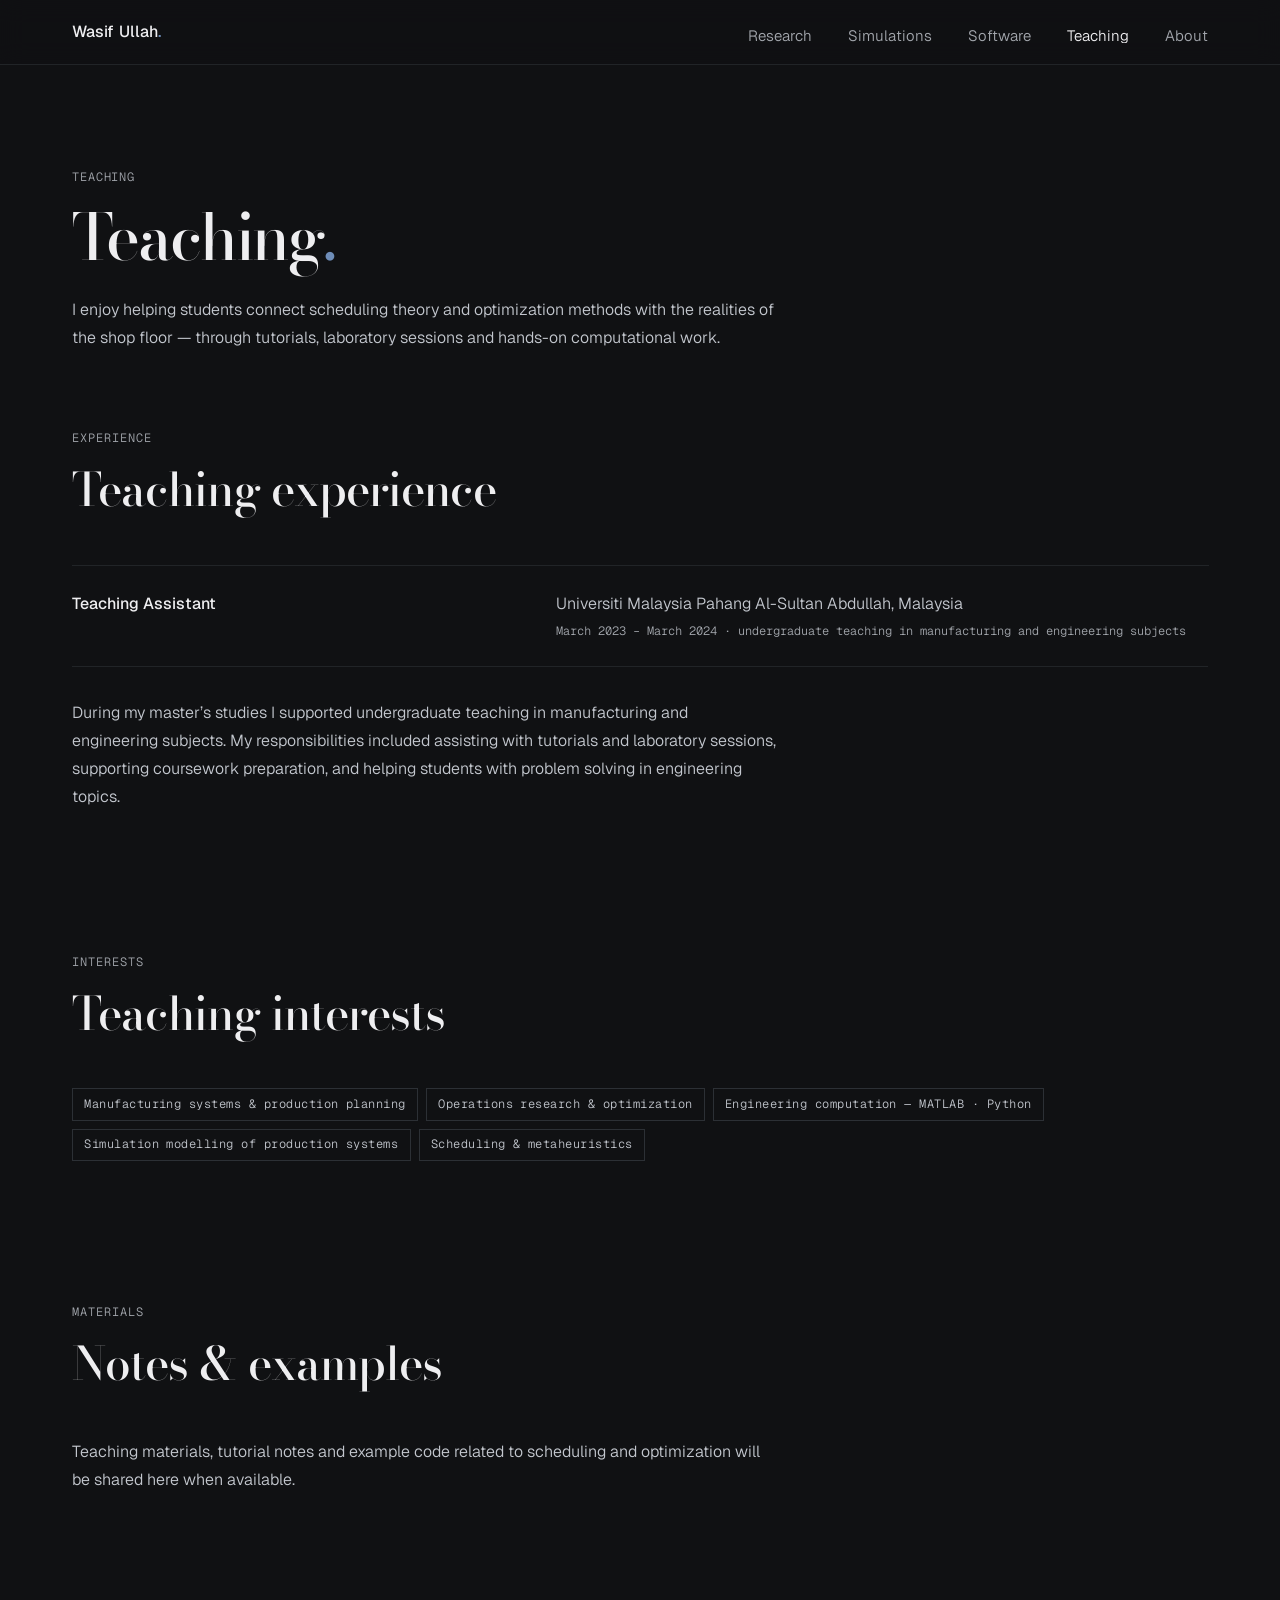
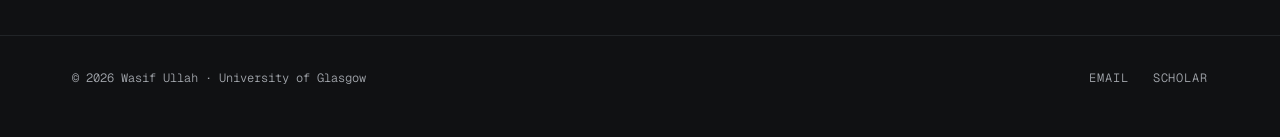
<file: teaching.html>
<!DOCTYPE html>
<html lang="en">
<head>
  <meta charset="UTF-8">
  <meta name="viewport" content="width=device-width, initial-scale=1">
  <title>Teaching — Wasif Ullah</title>
  <meta name="description" content="Teaching experience and teaching interests of Wasif Ullah: manufacturing systems, operations research, optimization and engineering computation.">
  <meta name="theme-color" content="#101113">
  <link rel="preconnect" href="https://fonts.googleapis.com">
  <link rel="preconnect" href="https://fonts.gstatic.com" crossorigin>
  <link href="https://fonts.googleapis.com/css2?family=Bodoni+Moda:opsz,wght@6..96,400..700&family=Geist:wght@300..600&family=Geist+Mono:wght@400;500&display=swap" rel="stylesheet">
  <link rel="icon" type="image/png" sizes="32x32" href="assets/favicon-32.png">
  <link rel="apple-touch-icon" href="assets/apple-touch-icon.png">
  <link rel="stylesheet" href="css/style.css">
</head>
<body>
  <a class="skip-link" href="#main">Skip to main content</a>

  <header class="site-header">
    <div class="shell">
      <a class="site-header-name" href="index.html" aria-label="Wasif Ullah — home">Wasif Ullah<span class="dot">.</span></a>
      <nav class="site-nav" aria-label="Main navigation">
        <a href="research.html" aria-label="Research"><span class="roll"><span class="roll-inner"><span>Research</span><span>Research</span></span></span></a>
        <a href="simulations.html" aria-label="Simulations"><span class="roll"><span class="roll-inner"><span>Simulations</span><span>Simulations</span></span></span></a>
        <a href="software.html" aria-label="Software"><span class="roll"><span class="roll-inner"><span>Software</span><span>Software</span></span></span></a>
        <a href="teaching.html" aria-current="page" aria-label="Teaching"><span class="roll"><span class="roll-inner"><span>Teaching</span><span>Teaching</span></span></span></a>
        <a href="about.html" aria-label="About"><span class="roll"><span class="roll-inner"><span>About</span><span>About</span></span></span></a>
      </nav>
    </div>
  </header>

  <main id="main">

    <section class="page-hero shell">
      <p class="label">Teaching</p>
      <h1 class="page-title">Teaching<span style="color: var(--blue);">.</span></h1>
      <p class="lede">
        I enjoy helping students connect scheduling theory and optimization methods
        with the realities of the shop floor — through tutorials, laboratory sessions
        and hands-on computational work.
      </p>
    </section>

    <section class="shell">
      <div class="section-head">
        <p class="label">Experience</p>
        <h2 class="serif-title section-title">Teaching experience</h2>
      </div>

      <dl class="dlist">
        <div class="drow">
          <dt>Teaching Assistant</dt>
          <dd>
            Universiti Malaysia Pahang Al-Sultan Abdullah, Malaysia
            <span class="meta">March 2023 – March 2024 · undergraduate teaching in manufacturing and engineering subjects</span>
          </dd>
        </div>
      </dl>

      <p style="max-width: 44rem; margin-top: 2rem;">
        During my master’s studies I supported undergraduate teaching in manufacturing
        and engineering subjects. My responsibilities included assisting with tutorials
        and laboratory sessions, supporting coursework preparation, and helping students
        with problem solving in engineering topics.
      </p>
    </section>

    <section class="section shell">
      <div class="section-head">
        <p class="label">Interests</p>
        <h2 class="serif-title section-title">Teaching interests</h2>
      </div>
      <ul class="chips">
        <li>Manufacturing systems &amp; production planning</li>
        <li>Operations research &amp; optimization</li>
        <li>Engineering computation — MATLAB · Python</li>
        <li>Simulation modelling of production systems</li>
        <li>Scheduling &amp; metaheuristics</li>
      </ul>
    </section>

    <section class="section shell">
      <div class="section-head">
        <p class="label">Materials</p>
        <h2 class="serif-title section-title">Notes &amp; examples</h2>
      </div>
      <p style="max-width: 44rem;">
        Teaching materials, tutorial notes and example code related to scheduling and
        optimization will be shared here when available.
      </p>
    </section>

  </main>

  <footer class="site-footer">
    <div class="shell">
      <p>&copy; <span id="year">2026</span> Wasif Ullah · University of Glasgow</p>
      <nav class="contact-links" aria-label="Contact and profiles">
        <a href="mailto:wasif.optim@gmail.com">Email</a>
        <a href="https://scholar.google.com/citations?user=JLo4vEMAAAAJ&amp;hl=en">Scholar</a>
      </nav>
    </div>
  </footer>

  <script src="js/main.js"></script>
</body>
</html>
</file>
<file: css/style.css>
/* ============================================================
   Wasif Ullah — Academic Website
   Dark, minimalist academic design · plain HTML + CSS + JS
   Typography: Bodoni Moda (display) · Geist (body) · Geist Mono (labels)
   ============================================================ */

:root {
  --ink: #101113;
  --panel: #14161a;
  --paper: #eeeef0;
  --body: #c3c7ce;
  --muted: #a3a7ad;
  --blue: #6e8db8;
  --blue-hi: #8eafd9;
  --blue-dim: #252c37;
  --rule: #2c3035;
  --rule-item: #212427;

  --font: "Geist", "Helvetica Neue", Arial, sans-serif;
  --font-mono: "Geist Mono", ui-monospace, Menlo, Consolas, monospace;
  --font-serif: "Bodoni Moda", "Bodoni MT", Didot, Georgia, serif;

  --page-width: 75rem;
  --gutter: clamp(1.4rem, 5.6vw, 6rem);
  --column-gap: 1.5rem;
  --tracking-caps: .08em;
  --header-h: 4rem;

  color-scheme: dark;
}

* { box-sizing: border-box; }

html { scroll-behavior: smooth; }

body {
  margin: 0;
  background: var(--ink);
  color: var(--body);
  font-family: var(--font);
  font-size: 1rem;
  font-weight: 340;
  line-height: 1.75;
  -webkit-font-smoothing: antialiased;
  text-rendering: optimizeLegibility;
}

::selection { background: var(--blue-dim); color: var(--paper); }

/* ---------- Accessibility ---------- */
.skip-link {
  position: absolute;
  left: -9999px;
  top: 0;
  background: var(--paper);
  color: var(--ink);
  padding: 0.5rem 1rem;
  font-family: var(--font-mono);
  font-size: 0.75rem;
  z-index: 100;
}
.skip-link:focus { left: 0.5rem; top: 0.5rem; }

:focus-visible {
  outline: 1px solid var(--blue-hi);
  outline-offset: 3px;
}

@media (prefers-reduced-motion: reduce) {
  html { scroll-behavior: auto; }
  *, *::before, *::after { transition: none !important; animation: none !important; }
}

/* ---------- Layout primitives ---------- */
.shell {
  width: min(calc(100% - var(--gutter) * 2), var(--page-width));
  margin-inline: auto;
}

.grid {
  display: grid;
  grid-template-columns: repeat(12, minmax(0, 1fr));
  column-gap: var(--column-gap);
}

/* ---------- Type helpers ---------- */
.label {
  font-family: var(--font-mono);
  font-size: 0.75rem;
  letter-spacing: var(--tracking-caps);
  text-transform: uppercase;
  color: var(--muted);
  margin: 0;
}

.serif-title {
  font-family: var(--font-serif);
  font-weight: 500;
  color: var(--paper);
  letter-spacing: -0.02em;
  line-height: 1.15;
  margin: 0;
}

/* ---------- Links ---------- */
a {
  color: var(--blue-hi);
  text-decoration: none;
  transition: color 140ms ease-out;
}
a:hover { color: var(--paper); }

.arrow-link {
  display: inline-flex;
  align-items: center;
  gap: 0.6rem;
  font-family: var(--font-mono);
  font-size: 0.75rem;
  letter-spacing: var(--tracking-caps);
  text-transform: uppercase;
  color: var(--blue-hi);
}
.arrow-link .arrow {
  display: inline-block;
  transition: transform 140ms ease-out;
}
.arrow-link:hover .arrow { transform: translateX(4px); }

/* ---------- Header ---------- */
.site-header {
  position: sticky;
  top: 0;
  z-index: 50;
  background: rgba(16, 17, 19, 0.82);
  backdrop-filter: blur(12px);
  -webkit-backdrop-filter: blur(12px);
  border-bottom: 1px solid var(--rule-item);
}

.site-header .shell {
  display: flex;
  align-items: center;
  justify-content: space-between;
  height: var(--header-h);
  gap: 1.5rem;
}

.site-header-name {
  font-family: var(--font);
  font-weight: 500;
  font-size: 1rem;
  color: var(--paper);
  letter-spacing: 0.01em;
  white-space: nowrap;
}
.site-header-name:hover { color: var(--paper); }
.site-header-name .dot { color: var(--blue); }

.site-nav {
  display: flex;
  gap: clamp(1rem, 3vw, 2.25rem);
}
.site-nav a {
  font-size: 0.9375rem;
  color: var(--muted);
}
.site-nav a:hover { color: var(--paper); }
.site-nav a[aria-current="page"] { color: var(--paper); }

/* rolling label on hover */
.roll {
  display: inline-block;
  overflow: hidden;
  height: 1.35em;
  vertical-align: middle;
}
.roll-inner {
  display: block;
  transition: transform 200ms ease-out;
}
.roll-inner > span { display: block; height: 1.35em; }
.roll-inner > span:last-child { color: var(--blue-hi); }
a:hover .roll-inner { transform: translateY(-1.35em); }

/* ---------- Hero ---------- */
.hero { padding-top: clamp(4rem, 9vw, 8rem); }

.hero-id { grid-column: 1 / 6; }
.hero-main { grid-column: 7 / 13; }

.hero-name {
  font-family: var(--font-serif);
  font-size: clamp(1.85rem, 3.1vw, 2.5rem);
  font-weight: 400;
  letter-spacing: -0.015em;
  line-height: 1.15;
  white-space: nowrap;
  color: var(--paper);
  margin: 0 0 1.75rem;
}
.hero-name .dot { color: var(--blue); }

.hero-portrait {
  margin: 0;
  max-width: 17.5rem;
  position: relative;
  overflow: hidden;
}
.hero-portrait img {
  display: block;
  width: 100%;
  height: auto;
  border: 1px solid var(--rule);
  filter: saturate(0.92);
}

/* ---------- Entrance develop effect (canvas overlay) ---------- */
.portrait-develop {
  position: absolute;
  inset: 0;
  width: 100%;
  height: 100%;
  display: block;
  pointer-events: none;
}

.contact-links {
  display: flex;
  flex-wrap: wrap;
  gap: 0.75rem 1.75rem;
  margin: 0 0 2.5rem;
}
.contact-links a {
  display: inline-flex;
  align-items: center;
  gap: 0.55rem;
  font-family: var(--font-mono);
  font-size: 0.75rem;
  letter-spacing: var(--tracking-caps);
  text-transform: uppercase;
  color: var(--muted);
}
.contact-links a:hover { color: var(--paper); }
.contact-links svg {
  width: 17px;
  height: 17px;
  fill: none;
  stroke: currentColor;
  stroke-width: 1.4;
  stroke-linecap: round;
  stroke-linejoin: round;
  flex-shrink: 0;
}

.hero-role {
  font-size: 1.375rem;
  font-weight: 480;
  color: var(--paper);
  margin: 0 0 0.25rem;
  letter-spacing: -0.01em;
}
.hero-affil {
  color: var(--muted);
  margin: 0 0 2.25rem;
}

.hero-bio {
  max-width: 35rem;
  margin: 0 0 2rem;
}

.interests {
  list-style: none;
  padding: 0;
  margin: 0 0 2.25rem;
}
.interests li {
  position: relative;
  padding-left: 1.15rem;
  margin-bottom: 0.3rem;
  color: var(--body);
}
.interests li::before {
  content: "–";
  position: absolute;
  left: 0;
  color: var(--muted);
}

/* ---------- Sections ---------- */
.section { margin-top: clamp(6rem, 11vw, 10rem); }
.section-head { margin-bottom: 3rem; }
.section-head .label { margin-bottom: 0.9rem; }
.section-title { font-size: clamp(2rem, 3.6vw, 3rem); }

.section-lead {
  grid-column: 1 / 8;
  font-size: 1.0625rem;
  margin: 0 0 1rem;
}
.section-note {
  grid-column: 1 / 8;
  color: var(--muted);
  font-size: 0.9375rem;
}

/* ---------- Work / publication list ---------- */
.item-list { border-bottom: 1px solid var(--rule-item); }

.item {
  display: grid;
  grid-template-columns: repeat(12, minmax(0, 1fr));
  column-gap: var(--column-gap);
  padding: 2rem 0 2.25rem;
  border-top: 1px solid var(--rule-item);
}

.item-index { grid-column: 1 / 4; }
.item-index .year {
  font-family: var(--font-mono);
  font-size: 0.75rem;
  letter-spacing: var(--tracking-caps);
  color: var(--muted);
}
.item-index .venue-tag {
  display: block;
  margin-top: 0.5rem;
  font-family: var(--font-mono);
  font-size: 0.6875rem;
  letter-spacing: var(--tracking-caps);
  text-transform: uppercase;
  color: var(--blue);
}

.item-body { grid-column: 4 / 13; }
.item-name {
  font-family: var(--font-serif);
  font-size: 1.5rem;
  font-weight: 500;
  color: var(--paper);
  letter-spacing: -0.015em;
  line-height: 1.25;
  margin: 0 0 0.4rem;
}
.item-authors {
  font-size: 0.9375rem;
  color: var(--body);
  margin: 0 0 0.15rem;
}
.item-authors .me { color: var(--paper); font-weight: 500; }
.item-venue {
  font-family: var(--font-mono);
  font-size: 0.75rem;
  letter-spacing: 0.04em;
  color: var(--muted);
  margin: 0 0 0.9rem;
}
.item-desc {
  margin: 0 0 0.9rem;
  max-width: 42rem;
  font-size: 0.9375rem;
}
.item-links {
  display: flex;
  flex-wrap: wrap;
  gap: 0.25rem 0;
  font-family: var(--font-mono);
  font-size: 0.75rem;
  letter-spacing: var(--tracking-caps);
  text-transform: uppercase;
  margin: 0;
}
.item-links li { list-style: none; }
.item-links { padding: 0; }
.item-links a { color: var(--blue-hi); }
.item-links a:hover { color: var(--paper); }
.item-links li + li::before {
  content: "–";
  color: var(--muted);
  margin: 0 0.75rem 0 0.5rem;
}

/* ---------- Live simulation ---------- */
.sim-panel {
  border: 1px solid var(--rule);
  background: var(--panel);
}
.sim-head {
  display: flex;
  align-items: center;
  justify-content: space-between;
  gap: 1rem;
  padding: 0.9rem 1.25rem;
  border-bottom: 1px solid var(--rule-item);
}
.sim-head .label { color: var(--body); }
.sim-toggle {
  font-family: var(--font-mono);
  font-size: 0.6875rem;
  letter-spacing: var(--tracking-caps);
  text-transform: uppercase;
  color: var(--muted);
  background: none;
  border: 1px solid var(--rule);
  padding: 0.35rem 0.8rem;
  cursor: pointer;
  transition: color 140ms, border-color 140ms;
}
.sim-toggle:hover { color: var(--paper); border-color: var(--muted); }

.sim-canvases {
  display: grid;
  grid-template-columns: 2fr 1fr;
}
.sim-canvases.single { grid-template-columns: 1fr; }
.sim-canvases canvas {
  display: block;
  width: 100%;
  height: auto;
}
#sim-fitness { border-left: 1px solid var(--rule-item); }

.sim-foot {
  display: flex;
  flex-wrap: wrap;
  gap: 0.5rem 2rem;
  padding: 0.8rem 1.25rem;
  border-top: 1px solid var(--rule-item);
  font-family: var(--font-mono);
  font-size: 0.75rem;
  color: var(--muted);
}
.sim-foot .stat b { color: var(--paper); font-weight: 500; }

.sim-caption {
  margin-top: 1rem;
  font-size: 0.875rem;
  color: var(--muted);
  max-width: 46rem;
}

/* ---------- Research page areas ---------- */
.area { margin-top: clamp(5rem, 9vw, 8rem); }
.area-head { margin-bottom: 2.5rem; }
.area-q {
  font-family: var(--font-mono);
  font-size: 0.9375rem;
  color: var(--blue-hi);
  margin: 0 0 1rem;
}
.area-title { font-size: clamp(1.75rem, 3vw, 2.5rem); margin-bottom: 1.25rem; }
.area-text { max-width: 44rem; }
.area-text p { margin: 0 0 1rem; }

.figure {
  margin: 2.25rem 0;
  border: 1px solid var(--rule);
  background: var(--panel);
  padding: clamp(1rem, 3vw, 2rem);
}
.figure svg { display: block; width: 100%; height: auto; }
.figure figcaption {
  margin-top: 1rem;
  font-family: var(--font-mono);
  font-size: 0.75rem;
  color: var(--muted);
}

/* ---------- Definition lists (education, experience) ---------- */
.dlist { margin: 0; border-bottom: 1px solid var(--rule-item); }
.dlist .drow {
  display: grid;
  grid-template-columns: repeat(12, minmax(0, 1fr));
  column-gap: var(--column-gap);
  padding: 1.5rem 0;
  border-top: 1px solid var(--rule-item);
}
.dlist dt {
  grid-column: 1 / 6;
  font-weight: 500;
  color: var(--paper);
  margin: 0;
}
.dlist dd {
  grid-column: 6 / 13;
  margin: 0;
  color: var(--body);
}
.dlist dd .meta {
  display: block;
  font-family: var(--font-mono);
  font-size: 0.75rem;
  color: var(--muted);
  margin-top: 0.2rem;
}

/* ---------- Skill chips ---------- */
.chips {
  display: flex;
  flex-wrap: wrap;
  gap: 0.5rem;
  margin: 0 0 2rem;
  padding: 0;
  list-style: none;
}
.chips li {
  font-family: var(--font-mono);
  font-size: 0.75rem;
  letter-spacing: 0.04em;
  color: var(--body);
  border: 1px solid var(--rule);
  padding: 0.3rem 0.7rem;
}

/* ---------- Page hero (inner pages) ---------- */
.page-hero { padding-top: clamp(3.5rem, 8vw, 7rem); margin-bottom: clamp(3rem, 6vw, 5rem); }
.page-hero .label { margin-bottom: 1rem; }
.page-title {
  font-family: var(--font-serif);
  font-size: clamp(2.5rem, 5vw, 4rem);
  font-weight: 500;
  letter-spacing: -0.04em;
  line-height: 1.05;
  color: var(--paper);
  margin: 0 0 1.5rem;
}
.page-hero .lede { max-width: 44rem; margin: 0; }

/* ---------- Footer ---------- */
.site-footer {
  margin-top: clamp(6rem, 11vw, 10rem);
  border-top: 1px solid var(--rule-item);
  padding: 2rem 0 3rem;
}
.site-footer .shell {
  display: flex;
  flex-wrap: wrap;
  align-items: center;
  justify-content: space-between;
  gap: 1rem 2rem;
}
.site-footer p {
  font-family: var(--font-mono);
  font-size: 0.75rem;
  color: var(--muted);
  margin: 0;
}
.site-footer .contact-links { margin: 0; gap: 0.5rem 1.5rem; }

/* ---------- Redirect pages ---------- */
.redirect-note { padding: 6rem 0; }

/* ---------- Affiliation link (hero) ---------- */
.affil-link {
  display: block;
  color: inherit;
}
.affil-link:hover .hero-role { color: var(--blue-hi); }
.affil-link:hover .hero-affil { color: var(--body); }
.affil-link .hero-role,
.affil-link .hero-affil { transition: color 140ms ease-out; }

/* ---------- Nav blink on tab click ---------- */
@keyframes nav-flash {
  0%   { opacity: 1; }
  20%  { opacity: 0.1; }
  40%  { opacity: 1; }
  60%  { opacity: 0.1; }
  80%  { opacity: 1; }
  100% { opacity: 0.15; }
}
.nav-flash { animation: nav-flash 300ms linear; color: var(--paper); }

/* ---------- Reveal on scroll ---------- */
[data-reveal] {
  opacity: 0;
  transform: translateY(16px);
  transition:
    opacity 700ms cubic-bezier(0.22, 0.61, 0.21, 1),
    transform 700ms cubic-bezier(0.22, 0.61, 0.21, 1);
  will-change: opacity, transform;
}
[data-reveal].is-visible {
  opacity: 1;
  transform: none;
}

/* contact links under the portrait, matching its width */
.hero-id .contact-links {
  flex-direction: row;
  flex-wrap: wrap;
  justify-content: flex-start;
  gap: 0.45rem 1.1rem;
  width: 100%;
  max-width: 17.5rem;
  margin: 1.6rem 0 0;
}

/* ---------- Hero entrance (line-by-line rise) ---------- */
@keyframes hero-rise {
  from { opacity: 0; transform: translateY(18px); }
  to   { opacity: 1; transform: none; }
}
.hero-main > * {
  animation: hero-rise 800ms cubic-bezier(0.22, 0.61, 0.21, 1) both;
}
.hero-main > *:nth-child(1) { animation-delay: 60ms; }
.hero-main > *:nth-child(2) { animation-delay: 160ms; }
.hero-main > *:nth-child(3) { animation-delay: 260ms; }
.hero-main > *:nth-child(4) { animation-delay: 360ms; }
.hero-main > *:nth-child(5) { animation-delay: 460ms; }
.hero-main > *:nth-child(6) { animation-delay: 540ms; }
.hero-name { animation: hero-rise 800ms cubic-bezier(0.22, 0.61, 0.21, 1) both; }
.hero-portrait { animation: hero-rise 900ms cubic-bezier(0.22, 0.61, 0.21, 1) 120ms both; }
.hero-id .contact-links { animation: hero-rise 900ms cubic-bezier(0.22, 0.61, 0.21, 1) 280ms both; }

/* ---------- Responsive ---------- */
@media (max-width: 900px) {
  .hero-id { grid-column: 1 / -1; margin-bottom: 3rem; }
  .hero-main { grid-column: 1 / -1; }
  .hero-portrait { max-width: 15rem; }
  .hero-id .contact-links { max-width: 15rem; gap: 0.55rem; }
  .item-index { grid-column: 1 / -1; margin-bottom: 0.75rem; }
  .item-body { grid-column: 1 / -1; }
  .dlist dt { grid-column: 1 / -1; margin-bottom: 0.25rem; }
  .dlist dd { grid-column: 1 / -1; }
  .section-lead, .section-note { grid-column: 1 / -1; }
  .sim-canvases { grid-template-columns: 1fr; }
  #sim-fitness { border-left: none; border-top: 1px solid var(--rule-item); }
}

@media (max-width: 560px) {
  .site-nav { gap: 0.9rem; }
  .site-nav a { font-size: 0.8125rem; }
  .site-header-name { font-size: 0.9375rem; }
}
</file>
